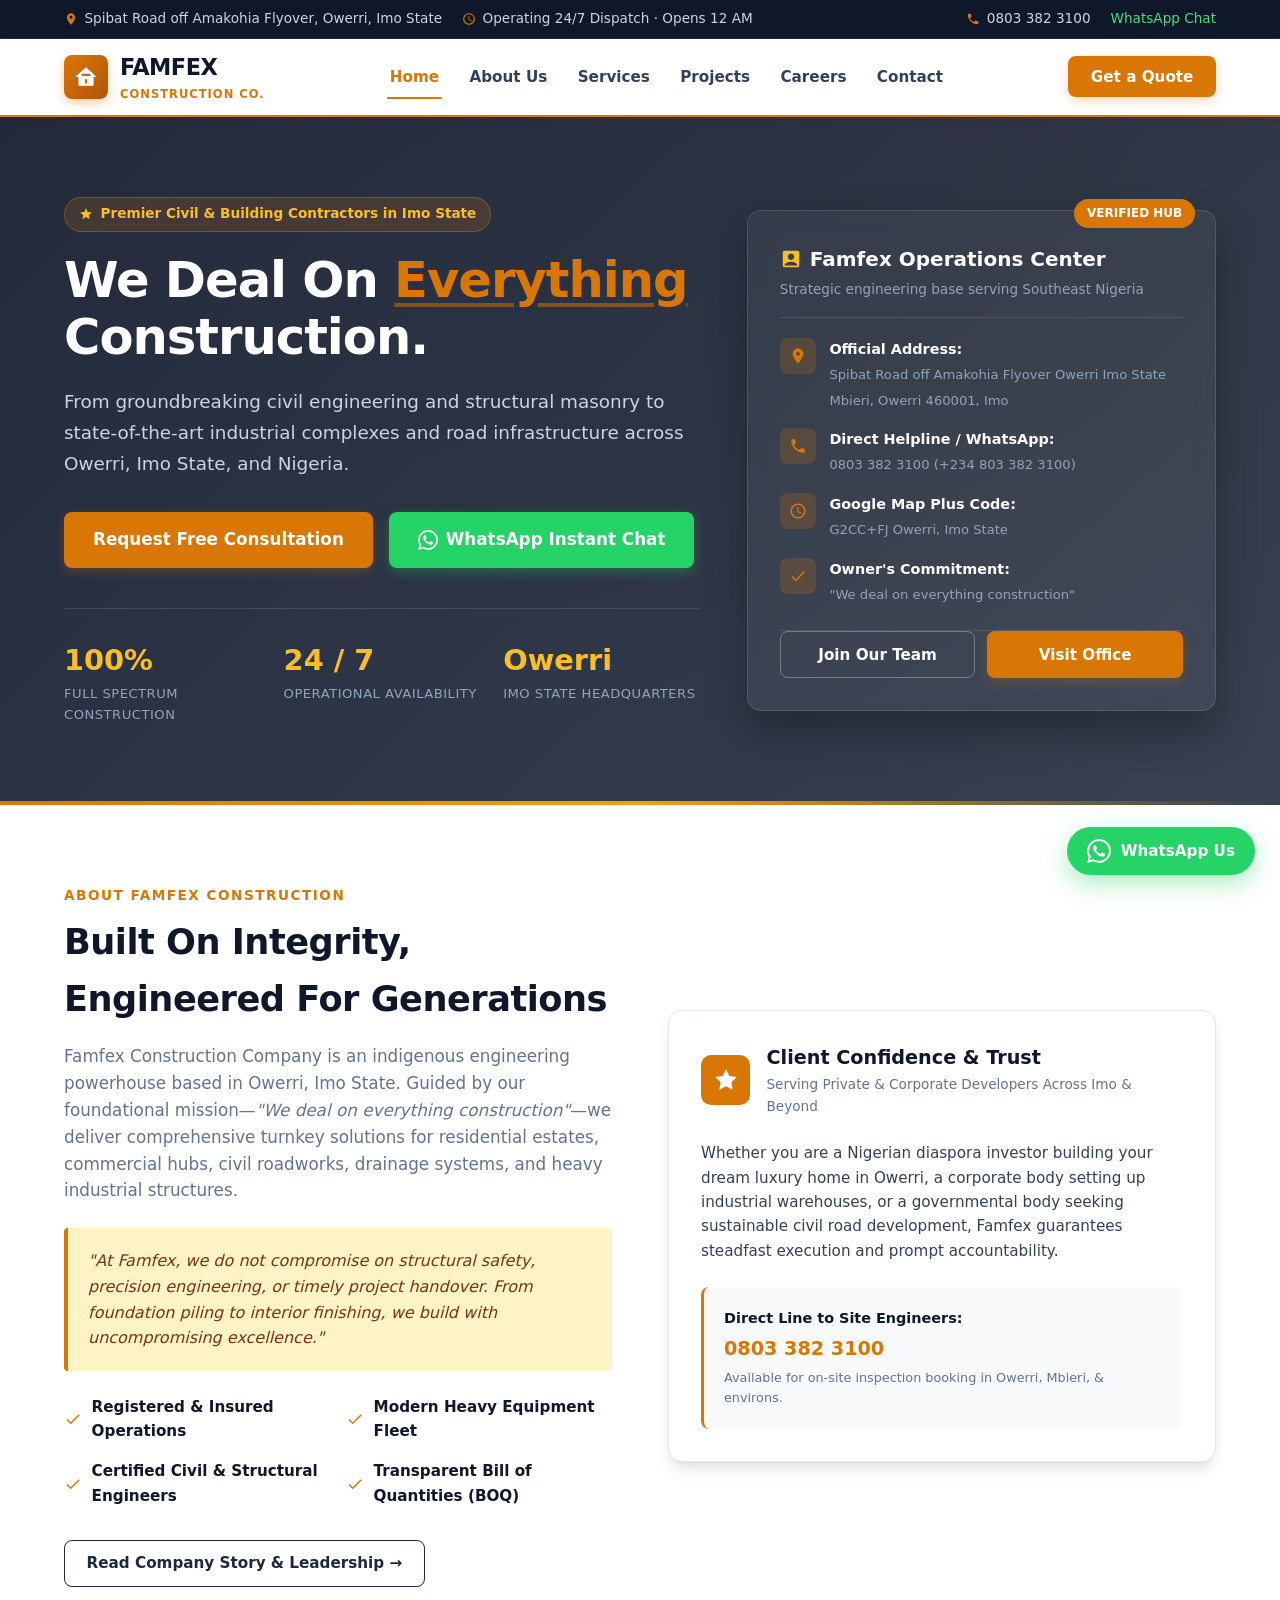
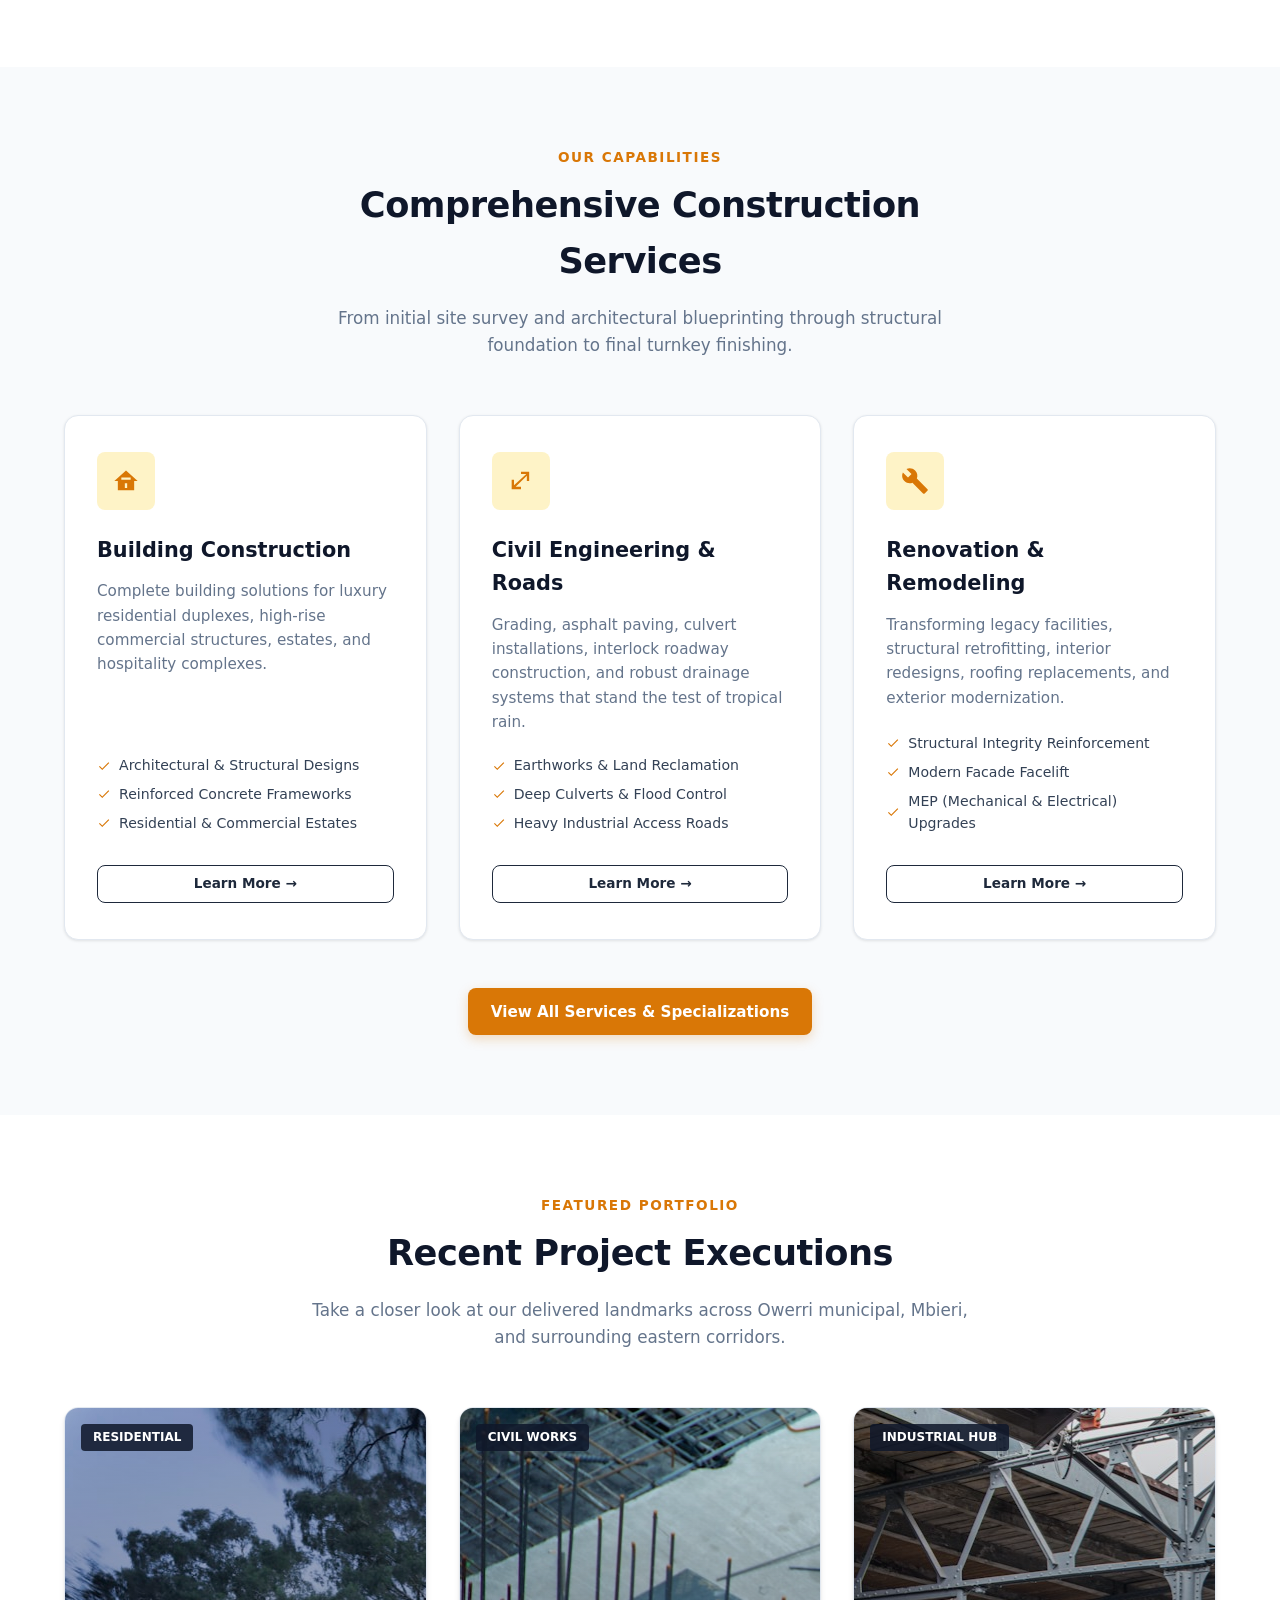
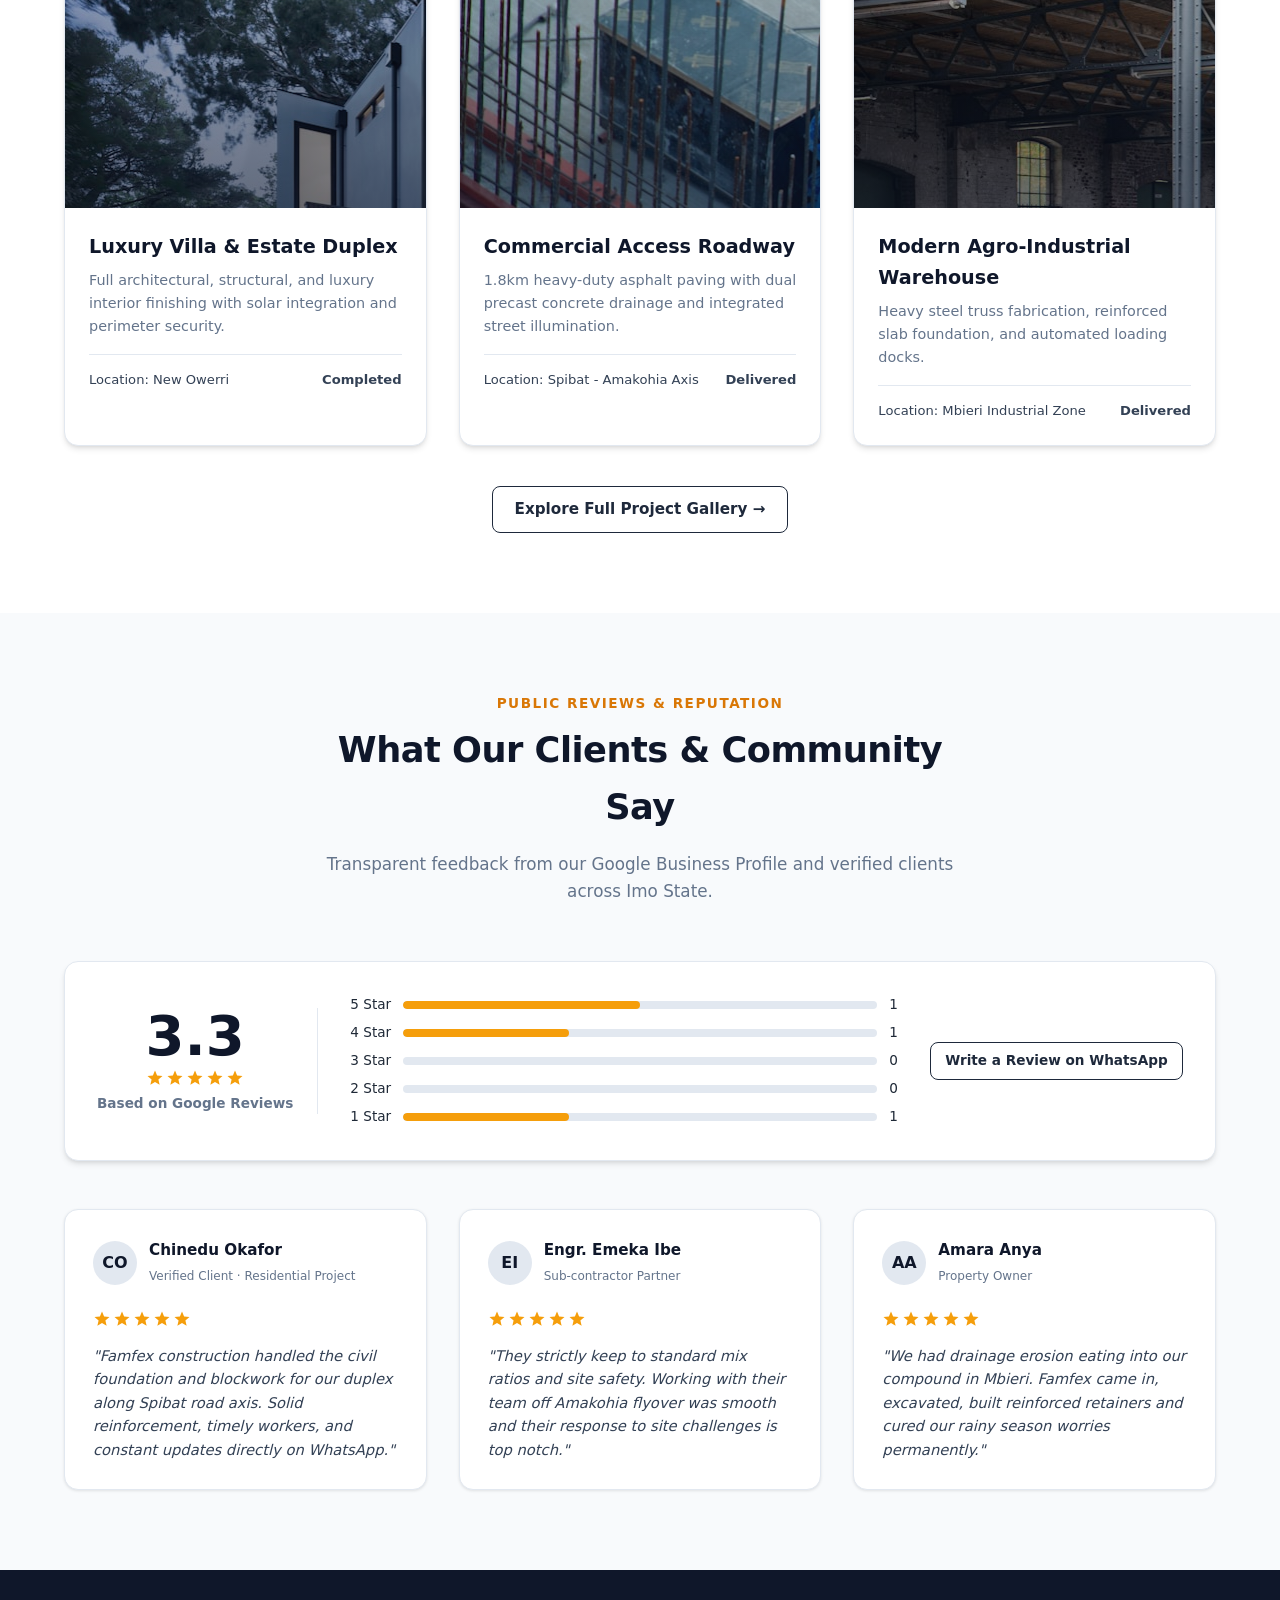
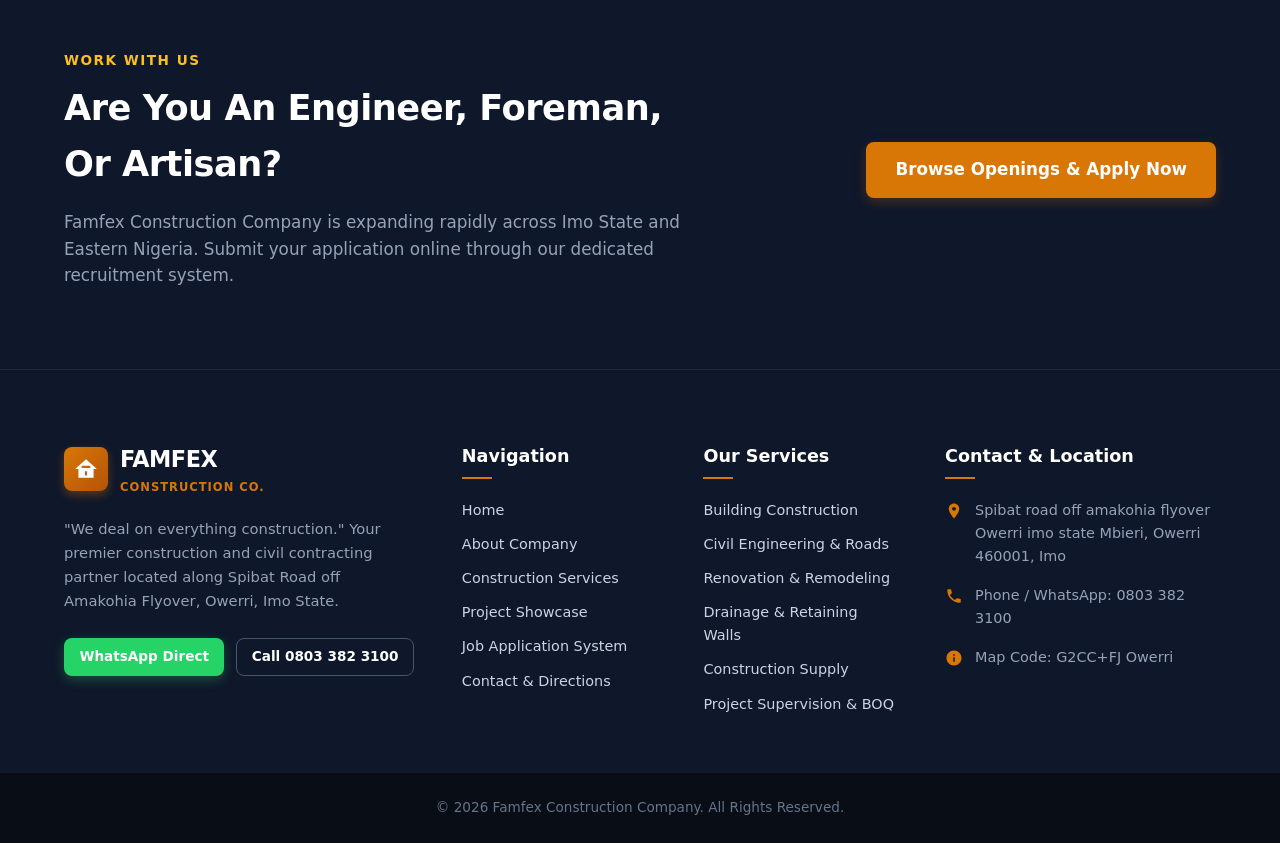
<file: index.html>
<!DOCTYPE html>
<html lang="en">
<head>
  <meta charset="UTF-8">
  <meta name="viewport" content="width=device-width, initial-scale=1.0">
  <title>Famfex Construction Company | Building Nigeria's Future</title>
  <meta name="description" content="Famfex Construction Company - We deal on everything construction. Spibat Road off Amakohia Flyover Owerri, Imo State. Contact: 0803 382 3100.">
  <link rel="stylesheet" href="css/style.css">
</head>
<body>

  <!-- Top Announcement Bar -->
  <div class="top-bar">
    <div class="container top-bar-content">
      <div class="top-bar-left">
        <div class="top-bar-item">
          <svg viewBox="0 0 24 24"><path d="M12 2C8.13 2 5 5.13 5 9c0 5.25 7 13 7 13s7-7.75 7-13c0-3.87-3.13-7-7-7zm0 9.5c-1.38 0-2.5-1.12-2.5-2.5s1.12-2.5 2.5-2.5 2.5 1.12 2.5 2.5-1.12 2.5-2.5 2.5z"/></svg>
          <span>Spibat Road off Amakohia Flyover, Owerri, Imo State</span>
        </div>
        <div class="top-bar-item">
          <svg viewBox="0 0 24 24"><path d="M11.99 2C6.47 2 2 6.48 2 12s4.47 10 9.99 10C17.52 22 22 17.52 22 12S17.52 2 11.99 2zM12 20c-4.42 0-8-3.58-8-8s3.58-8 8-8 8 3.58 8 8-3.58 8-8 8zm.5-13H11v6l5.25 3.15.75-1.23-4.5-2.67z"/></svg>
          <span>Operating 24/7 Dispatch · Opens 12 AM</span>
        </div>
      </div>
      <div class="top-bar-right">
        <a href="tel:08033823100" class="top-bar-item">
          <svg viewBox="0 0 24 24"><path d="M6.62 10.79c1.44 2.83 3.76 5.14 6.59 6.59l2.2-2.2c.27-.27.67-.36 1.02-.24 1.12.37 2.33.57 3.57.57.55 0 1 .45 1 1V20c0 .55-.45 1-1 1-9.39 0-17-7.61-17-17 0-.55.45-1 1-1h3.5c.55 0 1 .45 1 1 0 1.25.2 2.45.57 3.57.11.35.03.74-.25 1.02l-2.2 2.2z"/></svg>
          <span>0803 382 3100</span>
        </a>
        <a href="https://wa.me/2348033823100?text=Hello%20Famfex%20Construction,%20I%20would%20like%20to%20inquire%20about%20your%20services" target="_blank" class="top-bar-item" style="color: #4ade80;">
          <span>WhatsApp Chat</span>
        </a>
      </div>
    </div>
  </div>

  <!-- Main Navigation Header -->
  <header class="navbar">
    <div class="container nav-container">
      <a href="index.html" class="brand-logo">
        <div class="logo-icon">
          <svg viewBox="0 0 24 24"><path d="M12 3L2 12h3v8h14v-8h3L12 3zm1 15h-2v-4h2v4zm3-7H8V9h8v2z"/></svg>
        </div>
        <div class="brand-text">
          <span class="brand-name">Famfex</span>
          <span class="brand-tagline">Construction Co.</span>
        </div>
      </a>

      <nav class="nav-menu" id="navMenu">
        <a href="index.html" class="nav-link active">Home</a>
        <a href="about.html" class="nav-link">About Us</a>
        <a href="services.html" class="nav-link">Services</a>
        <a href="projects.html" class="nav-link">Projects</a>
        <a href="careers.html" class="nav-link">Careers</a>
        <a href="contact.html" class="nav-link">Contact</a>
      </nav>

      <div class="nav-cta">
        <button class="btn btn-primary open-quote-modal">Get a Quote</button>
      </div>

      <button class="menu-toggle" id="menuToggle" aria-label="Toggle navigation">
        <svg width="28" height="28" viewBox="0 0 24 24" fill="none" stroke="currentColor" stroke-width="2.2" stroke-linecap="round" stroke-linejoin="round"><line x1="3" y1="12" x2="21" y2="12"></line><line x1="3" y1="6" x2="21" y2="6"></line><line x1="3" y1="18" x2="21" y2="18"></line></svg>
      </button>
    </div>
  </header>

  <!-- Hero Section -->
  <section class="hero">
    <div class="container hero-grid">
      <div class="hero-content">
        <div class="hero-badge">
          <svg viewBox="0 0 24 24"><path d="M12 17.27L18.18 21l-1.64-7.03L22 9.24l-7.19-.61L12 2 9.19 8.63 2 9.24l5.46 4.73L5.82 21z"/></svg>
          Premier Civil & Building Contractors in Imo State
        </div>
        <h1 class="hero-title">We Deal On <span>Everything</span> Construction.</h1>
        <p class="hero-subtitle">
          From groundbreaking civil engineering and structural masonry to state-of-the-art industrial complexes and road infrastructure across Owerri, Imo State, and Nigeria.
        </p>
        <div class="hero-actions">
          <a href="contact.html" class="btn btn-primary btn-lg">Request Free Consultation</a>
          <a href="https://wa.me/2348033823100?text=Hello%20Famfex%20Construction%20team,%20I%20need%20a%20quotation%20for%20my%20building%20project." target="_blank" class="btn btn-whatsapp btn-lg">
            <svg width="20" height="20" viewBox="0 0 24 24" fill="currentColor"><path d="M.057 24l1.687-6.163c-1.041-1.804-1.588-3.849-1.587-5.946.003-6.556 5.338-11.891 11.893-11.891 3.181.001 6.167 1.24 8.413 3.488 2.245 2.248 3.481 5.236 3.48 8.414-.003 6.557-5.338 11.892-11.893 11.892-1.99-.001-3.951-.5-5.688-1.448l-6.305 1.654zm6.597-3.807c1.676.995 3.276 1.591 5.392 1.592 5.448 0 9.886-4.434 9.889-9.885.002-5.462-4.415-9.89-9.881-9.892-5.452 0-9.887 4.434-9.889 9.884-.001 2.225.651 3.891 1.746 5.634l-.999 3.648 3.742-.981zm11.387-5.464c-.074-.124-.272-.198-.57-.347-.297-.149-1.758-.868-2.031-.967-.272-.099-.47-.149-.669.149-.198.297-.768.967-.941 1.165-.173.198-.347.223-.644.074-.297-.149-1.255-.462-2.39-1.475-.883-.788-1.48-1.761-1.653-2.059-.173-.297-.018-.458.13-.606.134-.133.297-.347.446-.521.151-.172.2-.296.3-.495.099-.198.05-.372-.025-.521-.075-.148-.669-1.611-.916-2.206-.242-.579-.487-.501-.669-.51l-.57-.01c-.198 0-.52.074-.792.372s-1.04 1.016-1.04 2.479 1.065 2.876 1.213 3.074c.149.198 2.095 3.2 5.076 4.487.709.306 1.263.489 1.694.626.712.226 1.36.194 1.872.118.571-.085 1.758-.719 2.006-1.413.248-.695.248-1.29.173-1.414z"/></svg>
            WhatsApp Instant Chat
          </a>
        </div>
        <div class="hero-stats">
          <div>
            <div class="hero-stat-number">100%</div>
            <div class="hero-stat-label">Full Spectrum Construction</div>
          </div>
          <div>
            <div class="hero-stat-number">24 / 7</div>
            <div class="hero-stat-label">Operational Availability</div>
          </div>
          <div>
            <div class="hero-stat-number">Owerri</div>
            <div class="hero-stat-label">Imo State Headquarters</div>
          </div>
        </div>
      </div>

      <!-- Hero Location & Credential Card -->
      <div class="hero-card">
        <div class="hero-card-badge">Verified Hub</div>
        <div class="hero-card-header">
          <h3 class="hero-card-title">
            <svg width="22" height="22" viewBox="0 0 24 24" fill="#fbbf24"><path d="M19 3H5c-1.1 0-2 .9-2 2v14c0 1.1.9 2 2 2h14c1.1 0 2-.9 2-2V5c0-1.1-.9-2-2-2zm-7 3c1.93 0 3.5 1.57 3.5 3.5S13.93 13 12 13s-3.5-1.57-3.5-3.5S10.07 6 12 6zm7 13H5v-.23c0-.62.28-1.2.76-1.58C7.47 15.82 9.64 15 12 15s4.53.82 6.24 2.19c.48.38.76.97.76 1.58V19z"/></svg>
            Famfex Operations Center
          </h3>
          <p style="color: #94a3b8; font-size: 0.85rem; margin-top: 4px;">Strategic engineering base serving Southeast Nigeria</p>
        </div>

        <div class="hero-info-list">
          <div class="hero-info-item">
            <div class="hero-info-icon">
              <svg viewBox="0 0 24 24"><path d="M12 2C8.13 2 5 5.13 5 9c0 5.25 7 13 7 13s7-7.75 7-13c0-3.87-3.13-7-7-7zm0 9.5c-1.38 0-2.5-1.12-2.5-2.5s1.12-2.5 2.5-2.5 2.5 1.12 2.5 2.5-1.12 2.5-2.5 2.5z"/></svg>
            </div>
            <div class="hero-info-text">
              <strong>Official Address:</strong>
              <span>Spibat Road off Amakohia Flyover Owerri Imo State Mbieri, Owerri 460001, Imo</span>
            </div>
          </div>

          <div class="hero-info-item">
            <div class="hero-info-icon">
              <svg viewBox="0 0 24 24"><path d="M6.62 10.79c1.44 2.83 3.76 5.14 6.59 6.59l2.2-2.2c.27-.27.67-.36 1.02-.24 1.12.37 2.33.57 3.57.57.55 0 1 .45 1 1V20c0 .55-.45 1-1 1-9.39 0-17-7.61-17-17 0-.55.45-1 1-1h3.5c.55 0 1 .45 1 1 0 1.25.2 2.45.57 3.57.11.35.03.74-.25 1.02l-2.2 2.2z"/></svg>
            </div>
            <div class="hero-info-text">
              <strong>Direct Helpline / WhatsApp:</strong>
              <span>0803 382 3100 (+234 803 382 3100)</span>
            </div>
          </div>

          <div class="hero-info-item">
            <div class="hero-info-icon">
              <svg viewBox="0 0 24 24"><path d="M11.99 2C6.47 2 2 6.48 2 12s4.47 10 9.99 10C17.52 22 22 17.52 22 12S17.52 2 11.99 2zM12 20c-4.42 0-8-3.58-8-8s3.58-8 8-8 8 3.58 8 8-3.58 8-8 8zm.5-13H11v6l5.25 3.15.75-1.23-4.5-2.67z"/></svg>
            </div>
            <div class="hero-info-text">
              <strong>Google Map Plus Code:</strong>
              <span>G2CC+FJ Owerri, Imo State</span>
            </div>
          </div>

          <div class="hero-info-item">
            <div class="hero-info-icon">
              <svg viewBox="0 0 24 24"><path d="M9 16.2L4.8 12l-1.4 1.4L9 19 21 7l-1.4-1.4L9 16.2z"/></svg>
            </div>
            <div class="hero-info-text">
              <strong>Owner's Commitment:</strong>
              <span>"We deal on everything construction"</span>
            </div>
          </div>
        </div>

        <div style="margin-top: 1.5rem; pt: 1rem; border-top: 1px solid rgba(255,255,255,0.1); display: flex; gap: 0.75rem;">
          <a href="careers.html" class="btn btn-outline" style="border-color: rgba(255,255,255,0.3); color: #fff; width: 100%;">Join Our Team</a>
          <a href="contact.html" class="btn btn-primary" style="width: 100%;">Visit Office</a>
        </div>
      </div>
    </div>
  </section>

  <!-- About Preview Section -->
  <section class="section section-bg">
    <div class="container about-split">
      <div>
        <span class="section-tag">About Famfex Construction</span>
        <h2 class="section-title">Built On Integrity, Engineered For Generations</h2>
        <p class="section-desc">
          Famfex Construction Company is an indigenous engineering powerhouse based in Owerri, Imo State. Guided by our foundational mission—<em>"We deal on everything construction"</em>—we deliver comprehensive turnkey solutions for residential estates, commercial hubs, civil roadworks, drainage systems, and heavy industrial structures.
        </p>

        <div class="quote-box">
          "At Famfex, we do not compromise on structural safety, precision engineering, or timely project handover. From foundation piling to interior finishing, we build with uncompromising excellence."
        </div>

        <div class="feature-check-list">
          <div class="feature-item">
            <svg viewBox="0 0 24 24"><path d="M9 16.2L4.8 12l-1.4 1.4L9 19 21 7l-1.4-1.4L9 16.2z"/></svg>
            Registered & Insured Operations
          </div>
          <div class="feature-item">
            <svg viewBox="0 0 24 24"><path d="M9 16.2L4.8 12l-1.4 1.4L9 19 21 7l-1.4-1.4L9 16.2z"/></svg>
            Modern Heavy Equipment Fleet
          </div>
          <div class="feature-item">
            <svg viewBox="0 0 24 24"><path d="M9 16.2L4.8 12l-1.4 1.4L9 19 21 7l-1.4-1.4L9 16.2z"/></svg>
            Certified Civil & Structural Engineers
          </div>
          <div class="feature-item">
            <svg viewBox="0 0 24 24"><path d="M9 16.2L4.8 12l-1.4 1.4L9 19 21 7l-1.4-1.4L9 16.2z"/></svg>
            Transparent Bill of Quantities (BOQ)
          </div>
        </div>

        <div style="margin-top: 2rem;">
          <a href="about.html" class="btn btn-outline">Read Company Story & Leadership →</a>
        </div>
      </div>

      <div class="about-badge-box">
        <div style="display: flex; align-items: center; gap: 1rem; margin-bottom: 1.5rem;">
          <div style="background: var(--primary); color: white; width: 50px; height: 50px; border-radius: 10px; display: flex; align-items: center; justify-content: center;">
            <svg width="26" height="26" viewBox="0 0 24 24" fill="currentColor"><path d="M12 2l3.09 6.26L22 9.27l-5 4.87 1.18 6.88L12 17.77l-6.18 3.25L7 14.14 2 9.27l6.91-1.01L12 2z"/></svg>
          </div>
          <div>
            <h3 style="font-size: 1.2rem; color: var(--secondary-dark);">Client Confidence & Trust</h3>
            <p style="font-size: 0.85rem; color: var(--text-muted);">Serving Private & Corporate Developers Across Imo & Beyond</p>
          </div>
        </div>

        <p style="font-size: 0.95rem; color: var(--secondary-light); line-height: 1.6; margin-bottom: 1.5rem;">
          Whether you are a Nigerian diaspora investor building your dream luxury home in Owerri, a corporate body setting up industrial warehouses, or a governmental body seeking sustainable civil road development, Famfex guarantees steadfast execution and prompt accountability.
        </p>

        <div style="background: var(--bg-light); padding: 1.25rem; border-radius: var(--radius); border-left: 3px solid var(--primary);">
          <strong style="display: block; font-size: 0.9rem; color: var(--secondary-dark); margin-bottom: 0.25rem;">Direct Line to Site Engineers:</strong>
          <a href="tel:08033823100" style="font-size: 1.2rem; font-weight: 800; color: var(--primary);">0803 382 3100</a>
          <span style="display: block; font-size: 0.8rem; color: var(--text-muted); margin-top: 0.2rem;">Available for on-site inspection booking in Owerri, Mbieri, & environs.</span>
        </div>
      </div>
    </div>
  </section>

  <!-- Core Services Section -->
  <section class="section">
    <div class="container">
      <div class="section-header">
        <span class="section-tag">Our Capabilities</span>
        <h2 class="section-title">Comprehensive Construction Services</h2>
        <p class="section-desc">From initial site survey and architectural blueprinting through structural foundation to final turnkey finishing.</p>
      </div>

      <div class="grid-3">
        <!-- Service 1 -->
        <div class="service-card">
          <div class="service-icon">
            <svg viewBox="0 0 24 24"><path d="M12 3L2 12h3v8h14v-8h3L12 3zm1 15h-2v-4h2v4zm3-7H8V9h8v2z"/></svg>
          </div>
          <h3 class="service-title">Building Construction</h3>
          <p class="service-text">Complete building solutions for luxury residential duplexes, high-rise commercial structures, estates, and hospitality complexes.</p>
          <ul class="service-list">
            <li><svg viewBox="0 0 24 24"><path d="M9 16.2L4.8 12l-1.4 1.4L9 19 21 7l-1.4-1.4L9 16.2z"/></svg> Architectural & Structural Designs</li>
            <li><svg viewBox="0 0 24 24"><path d="M9 16.2L4.8 12l-1.4 1.4L9 19 21 7l-1.4-1.4L9 16.2z"/></svg> Reinforced Concrete Frameworks</li>
            <li><svg viewBox="0 0 24 24"><path d="M9 16.2L4.8 12l-1.4 1.4L9 19 21 7l-1.4-1.4L9 16.2z"/></svg> Residential & Commercial Estates</li>
          </ul>
          <a href="services.html#building" class="btn btn-outline btn-sm" style="margin-top:auto;">Learn More →</a>
        </div>

        <!-- Service 2 -->
        <div class="service-card">
          <div class="service-icon">
            <svg viewBox="0 0 24 24"><path d="M19 12h-2V7.41L7.41 17H12v2H4V11h2v4.59L16.59 6H12V4h7v8z"/></svg>
          </div>
          <h3 class="service-title">Civil Engineering & Roads</h3>
          <p class="service-text">Grading, asphalt paving, culvert installations, interlock roadway construction, and robust drainage systems that stand the test of tropical rain.</p>
          <ul class="service-list">
            <li><svg viewBox="0 0 24 24"><path d="M9 16.2L4.8 12l-1.4 1.4L9 19 21 7l-1.4-1.4L9 16.2z"/></svg> Earthworks & Land Reclamation</li>
            <li><svg viewBox="0 0 24 24"><path d="M9 16.2L4.8 12l-1.4 1.4L9 19 21 7l-1.4-1.4L9 16.2z"/></svg> Deep Culverts & Flood Control</li>
            <li><svg viewBox="0 0 24 24"><path d="M9 16.2L4.8 12l-1.4 1.4L9 19 21 7l-1.4-1.4L9 16.2z"/></svg> Heavy Industrial Access Roads</li>
          </ul>
          <a href="services.html#civil" class="btn btn-outline btn-sm" style="margin-top:auto;">Learn More →</a>
        </div>

        <!-- Service 3 -->
        <div class="service-card">
          <div class="service-icon">
            <svg viewBox="0 0 24 24"><path d="M22.7 19l-9.1-9.1c.9-2.3.4-5-1.5-6.9-2-2-5-2.4-7.4-1.3L9 6 6 9 1.6 4.7C.4 7.1.9 10.1 2.9 12.1c1.9 1.9 4.6 2.4 6.9 1.5l9.1 9.1c.4.4 1 .4 1.4 0l2.3-2.3c.5-.4.5-1.1.1-1.4z"/></svg>
          </div>
          <h3 class="service-title">Renovation & Remodeling</h3>
          <p class="service-text">Transforming legacy facilities, structural retrofitting, interior redesigns, roofing replacements, and exterior modernization.</p>
          <ul class="service-list">
            <li><svg viewBox="0 0 24 24"><path d="M9 16.2L4.8 12l-1.4 1.4L9 19 21 7l-1.4-1.4L9 16.2z"/></svg> Structural Integrity Reinforcement</li>
            <li><svg viewBox="0 0 24 24"><path d="M9 16.2L4.8 12l-1.4 1.4L9 19 21 7l-1.4-1.4L9 16.2z"/></svg> Modern Facade Facelift</li>
            <li><svg viewBox="0 0 24 24"><path d="M9 16.2L4.8 12l-1.4 1.4L9 19 21 7l-1.4-1.4L9 16.2z"/></svg> MEP (Mechanical & Electrical) Upgrades</li>
          </ul>
          <a href="services.html#renovation" class="btn btn-outline btn-sm" style="margin-top:auto;">Learn More →</a>
        </div>
      </div>

      <div style="text-align: center; margin-top: 3rem;">
        <a href="services.html" class="btn btn-primary">View All Services & Specializations</a>
      </div>
    </div>
  </section>

  <!-- Project Showcase Preview -->
  <section class="section section-bg">
    <div class="container">
      <div class="section-header">
        <span class="section-tag">Featured Portfolio</span>
        <h2 class="section-title">Recent Project Executions</h2>
        <p class="section-desc">Take a closer look at our delivered landmarks across Owerri municipal, Mbieri, and surrounding eastern corridors.</p>
      </div>

      <div class="grid-3">
        <!-- Project 1 -->
        <div class="portfolio-card">
          <div class="portfolio-img" style="background: linear-gradient(rgba(15,23,42,0.4), rgba(15,23,42,0.8)), url('data:image/svg+xml;utf8,<svg xmlns=\'http://www.w3.org/2000/svg\' width=\'400\' height=\'250\' viewBox=\'0 0 400 250\'><rect fill=\'%23334155\' width=\'400\' height=\'250\'/><rect x=\'60\' y=\'50\' width=\'280\' height=\'170\' fill=\'%23cbd5e1\'/><rect x=\'90\' y=\'80\' width=\'40\' height=\'40\' fill=\'%230284c7\'/><rect x=\'150\' y=\'80\' width=\'40\' height=\'40\' fill=\'%230284c7\'/><rect x=\'210\' y=\'80\' width=\'40\' height=\'40\' fill=\'%230284c7\'/><rect x=\'270\' y=\'80\' width=\'40\' height=\'40\' fill=\'%230284c7\'/><rect x=\'90\' y=\'140\' width=\'40\' height=\'40\' fill=\'%230284c7\'/><rect x=\'150\' y=\'140\' width=\'40\' height=\'40\' fill=\'%230284c7\'/><rect x=\'210\' y=\'140\' width=\'40\' height=\'40\' fill=\'%230284c7\'/><rect x=\'270\' y=\'140\' width=\'40\' height=\'70\' fill=\'%23d97706\'/></svg>');">
            <span class="portfolio-tag">Residential</span>
          </div>
          <div class="portfolio-body">
            <h4>Luxury Villa & Estate Duplex</h4>
            <p>Full architectural, structural, and luxury interior finishing with solar integration and perimeter security.</p>
            <div class="portfolio-meta">
              <span>Location: New Owerri</span>
              <strong>Completed</strong>
            </div>
          </div>
        </div>

        <!-- Project 2 -->
        <div class="portfolio-card">
          <div class="portfolio-img" style="background: linear-gradient(rgba(15,23,42,0.4), rgba(15,23,42,0.8)), url('data:image/svg+xml;utf8,<svg xmlns=\'http://www.w3.org/2000/svg\' width=\'400\' height=\'250\' viewBox=\'0 0 400 250\'><rect fill=\'%231e293b\' width=\'400\' height=\'250\'/><polygon points=\'50,250 150,80 250,80 350,250\' fill=\'%23475569\'/><rect x=\'190\' y=\'80\' width=\'20\' height=\'170\' stroke=\'%23fbbf24\' stroke-width=\'4\' stroke-dasharray=\'15,10\'/></svg>');">
            <span class="portfolio-tag">Civil Works</span>
          </div>
          <div class="portfolio-body">
            <h4>Commercial Access Roadway</h4>
            <p>1.8km heavy-duty asphalt paving with dual precast concrete drainage and integrated street illumination.</p>
            <div class="portfolio-meta">
              <span>Location: Spibat - Amakohia Axis</span>
              <strong>Delivered</strong>
            </div>
          </div>
        </div>

        <!-- Project 3 -->
        <div class="portfolio-card">
          <div class="portfolio-img" style="background: linear-gradient(rgba(15,23,42,0.4), rgba(15,23,42,0.8)), url('data:image/svg+xml;utf8,<svg xmlns=\'http://www.w3.org/2000/svg\' width=\'400\' height=\'250\' viewBox=\'0 0 400 250\'><rect fill=\'%230f172a\' width=\'400\' height=\'250\'/><rect x=\'50\' y=\'90\' width=\'300\' height=\'130\' fill=\'%2364748b\'/><polygon points=\'40,90 200,30 360,90\' fill=\'%23d97706\'/><rect x=\'120\' y=\'130\' width=\'70\' height=\'90\' fill=\'%231e293b\'/><rect x=\'220\' y=\'130\' width=\'70\' height=\'90\' fill=\'%231e293b\'/></svg>');">
            <span class="portfolio-tag">Industrial Hub</span>
          </div>
          <div class="portfolio-body">
            <h4>Modern Agro-Industrial Warehouse</h4>
            <p>Heavy steel truss fabrication, reinforced slab foundation, and automated loading docks.</p>
            <div class="portfolio-meta">
              <span>Location: Mbieri Industrial Zone</span>
              <strong>Delivered</strong>
            </div>
          </div>
        </div>
      </div>

      <div style="text-align: center; margin-top: 2.5rem;">
        <a href="projects.html" class="btn btn-outline">Explore Full Project Gallery →</a>
      </div>
    </div>
  </section>

  <!-- Google Reviews & Community Trust -->
  <section class="section">
    <div class="container">
      <div class="section-header">
        <span class="section-tag">Public Reviews & Reputation</span>
        <h2 class="section-title">What Our Clients & Community Say</h2>
        <p class="section-desc">Transparent feedback from our Google Business Profile and verified clients across Imo State.</p>
      </div>

      <div class="google-rating-box">
        <div class="rating-score-huge">
          <span class="score-num">3.3</span>
          <div class="stars">
            <svg viewBox="0 0 24 24"><path d="M12 17.27L18.18 21l-1.64-7.03L22 9.24l-7.19-.61L12 2 9.19 8.63 2 9.24l5.46 4.73L5.82 21z"/></svg>
            <svg viewBox="0 0 24 24"><path d="M12 17.27L18.18 21l-1.64-7.03L22 9.24l-7.19-.61L12 2 9.19 8.63 2 9.24l5.46 4.73L5.82 21z"/></svg>
            <svg viewBox="0 0 24 24"><path d="M12 17.27L18.18 21l-1.64-7.03L22 9.24l-7.19-.61L12 2 9.19 8.63 2 9.24l5.46 4.73L5.82 21z"/></svg>
            <svg viewBox="0 0 24 24" fill="#cbd5e1"><path d="M12 17.27L18.18 21l-1.64-7.03L22 9.24l-7.19-.61L12 2 9.19 8.63 2 9.24l5.46 4.73L5.82 21z"/></svg>
            <svg viewBox="0 0 24 24" fill="#cbd5e1"><path d="M12 17.27L18.18 21l-1.64-7.03L22 9.24l-7.19-.61L12 2 9.19 8.63 2 9.24l5.46 4.73L5.82 21z"/></svg>
          </div>
          <span style="font-size: 0.85rem; color: var(--text-muted); font-weight: 600;">Based on Google Reviews</span>
        </div>

        <div class="review-breakdown">
          <div class="breakdown-row">
            <span>5 Star</span>
            <div class="breakdown-bar"><div class="breakdown-fill" style="width: 50%;"></div></div>
            <span>1</span>
          </div>
          <div class="breakdown-row">
            <span>4 Star</span>
            <div class="breakdown-bar"><div class="breakdown-fill" style="width: 35%;"></div></div>
            <span>1</span>
          </div>
          <div class="breakdown-row">
            <span>3 Star</span>
            <div class="breakdown-bar"><div class="breakdown-fill" style="width: 0%;"></div></div>
            <span>0</span>
          </div>
          <div class="breakdown-row">
            <span>2 Star</span>
            <div class="breakdown-bar"><div class="breakdown-fill" style="width: 0%;"></div></div>
            <span>0</span>
          </div>
          <div class="breakdown-row">
            <span>1 Star</span>
            <div class="breakdown-bar"><div class="breakdown-fill" style="width: 35%;"></div></div>
            <span>1</span>
          </div>
        </div>

        <div>
          <a href="https://wa.me/2348033823100?text=Hello%20Famfex,%20I%20would%20like%20to%20drop%20a%20review%20or%20client%20feedback." target="_blank" class="btn btn-outline btn-sm">
            Write a Review on WhatsApp
          </a>
        </div>
      </div>

      <div class="grid-3">
        <!-- Review Card 1 -->
        <div class="review-card">
          <div class="reviewer-meta">
            <div class="reviewer-avatar">CO</div>
            <div class="reviewer-info">
              <h5>Chinedu Okafor</h5>
              <span>Verified Client · Residential Project</span>
            </div>
          </div>
          <div class="stars" style="margin-bottom: 0.5rem;">
            <svg viewBox="0 0 24 24"><path d="M12 17.27L18.18 21l-1.64-7.03L22 9.24l-7.19-.61L12 2 9.19 8.63 2 9.24l5.46 4.73L5.82 21z"/></svg>
            <svg viewBox="0 0 24 24"><path d="M12 17.27L18.18 21l-1.64-7.03L22 9.24l-7.19-.61L12 2 9.19 8.63 2 9.24l5.46 4.73L5.82 21z"/></svg>
            <svg viewBox="0 0 24 24"><path d="M12 17.27L18.18 21l-1.64-7.03L22 9.24l-7.19-.61L12 2 9.19 8.63 2 9.24l5.46 4.73L5.82 21z"/></svg>
            <svg viewBox="0 0 24 24"><path d="M12 17.27L18.18 21l-1.64-7.03L22 9.24l-7.19-.61L12 2 9.19 8.63 2 9.24l5.46 4.73L5.82 21z"/></svg>
            <svg viewBox="0 0 24 24"><path d="M12 17.27L18.18 21l-1.64-7.03L22 9.24l-7.19-.61L12 2 9.19 8.63 2 9.24l5.46 4.73L5.82 21z"/></svg>
          </div>
          <p class="review-text">
            "Famfex construction handled the civil foundation and blockwork for our duplex along Spibat road axis. Solid reinforcement, timely workers, and constant updates directly on WhatsApp."
          </p>
        </div>

        <!-- Review Card 2 -->
        <div class="review-card">
          <div class="reviewer-meta">
            <div class="reviewer-avatar">EI</div>
            <div class="reviewer-info">
              <h5>Engr. Emeka Ibe</h5>
              <span>Sub-contractor Partner</span>
            </div>
          </div>
          <div class="stars" style="margin-bottom: 0.5rem;">
            <svg viewBox="0 0 24 24"><path d="M12 17.27L18.18 21l-1.64-7.03L22 9.24l-7.19-.61L12 2 9.19 8.63 2 9.24l5.46 4.73L5.82 21z"/></svg>
            <svg viewBox="0 0 24 24"><path d="M12 17.27L18.18 21l-1.64-7.03L22 9.24l-7.19-.61L12 2 9.19 8.63 2 9.24l5.46 4.73L5.82 21z"/></svg>
            <svg viewBox="0 0 24 24"><path d="M12 17.27L18.18 21l-1.64-7.03L22 9.24l-7.19-.61L12 2 9.19 8.63 2 9.24l5.46 4.73L5.82 21z"/></svg>
            <svg viewBox="0 0 24 24"><path d="M12 17.27L18.18 21l-1.64-7.03L22 9.24l-7.19-.61L12 2 9.19 8.63 2 9.24l5.46 4.73L5.82 21z"/></svg>
            <svg viewBox="0 0 24 24" fill="#cbd5e1"><path d="M12 17.27L18.18 21l-1.64-7.03L22 9.24l-7.19-.61L12 2 9.19 8.63 2 9.24l5.46 4.73L5.82 21z"/></svg>
          </div>
          <p class="review-text">
            "They strictly keep to standard mix ratios and site safety. Working with their team off Amakohia flyover was smooth and their response to site challenges is top notch."
          </p>
        </div>

        <!-- Review Card 3 -->
        <div class="review-card">
          <div class="reviewer-meta">
            <div class="reviewer-avatar">AA</div>
            <div class="reviewer-info">
              <h5>Amara Anya</h5>
              <span>Property Owner</span>
            </div>
          </div>
          <div class="stars" style="margin-bottom: 0.5rem;">
            <svg viewBox="0 0 24 24"><path d="M12 17.27L18.18 21l-1.64-7.03L22 9.24l-7.19-.61L12 2 9.19 8.63 2 9.24l5.46 4.73L5.82 21z"/></svg>
            <svg viewBox="0 0 24 24"><path d="M12 17.27L18.18 21l-1.64-7.03L22 9.24l-7.19-.61L12 2 9.19 8.63 2 9.24l5.46 4.73L5.82 21z"/></svg>
            <svg viewBox="0 0 24 24"><path d="M12 17.27L18.18 21l-1.64-7.03L22 9.24l-7.19-.61L12 2 9.19 8.63 2 9.24l5.46 4.73L5.82 21z"/></svg>
            <svg viewBox="0 0 24 24"><path d="M12 17.27L18.18 21l-1.64-7.03L22 9.24l-7.19-.61L12 2 9.19 8.63 2 9.24l5.46 4.73L5.82 21z"/></svg>
            <svg viewBox="0 0 24 24" fill="#cbd5e1"><path d="M12 17.27L18.18 21l-1.64-7.03L22 9.24l-7.19-.61L12 2 9.19 8.63 2 9.24l5.46 4.73L5.82 21z"/></svg>
          </div>
          <p class="review-text">
            "We had drainage erosion eating into our compound in Mbieri. Famfex came in, excavated, built reinforced retainers and cured our rainy season worries permanently."
          </p>
        </div>
      </div>
    </div>
  </section>

  <!-- Career Portal Teaser -->
  <section class="section section-dark">
    <div class="container" style="display: flex; justify-content: space-between; align-items: center; flex-wrap: wrap; gap: 2rem;">
      <div style="max-width: 650px;">
        <span class="section-tag" style="color: #fbbf24;">Work With Us</span>
        <h2 class="section-title">Are You An Engineer, Foreman, Or Artisan?</h2>
        <p style="color: #94a3b8; font-size: 1.05rem;">
          Famfex Construction Company is expanding rapidly across Imo State and Eastern Nigeria. Submit your application online through our dedicated recruitment system.
        </p>
      </div>
      <div>
        <a href="careers.html" class="btn btn-primary btn-lg">Browse Openings & Apply Now</a>
      </div>
    </div>
  </section>

  <!-- Footer -->
  <footer class="footer">
    <div class="container footer-grid">
      <div>
        <div class="footer-logo">
          <div class="logo-icon">
            <svg viewBox="0 0 24 24"><path d="M12 3L2 12h3v8h14v-8h3L12 3zm1 15h-2v-4h2v4zm3-7H8V9h8v2z"/></svg>
          </div>
          <div class="brand-text">
            <span class="brand-name" style="color: #fff;">Famfex</span>
            <span class="brand-tagline">Construction Co.</span>
          </div>
        </div>
        <p class="footer-desc">
          "We deal on everything construction." Your premier construction and civil contracting partner located along Spibat Road off Amakohia Flyover, Owerri, Imo State.
        </p>
        <div style="display: flex; gap: 0.75rem;">
          <a href="https://wa.me/2348033823100" target="_blank" class="btn btn-whatsapp btn-sm">WhatsApp Direct</a>
          <a href="tel:08033823100" class="btn btn-outline btn-sm" style="border-color: #475569; color: #fff;">Call 0803 382 3100</a>
        </div>
      </div>

      <div>
        <h4 class="footer-title">Navigation</h4>
        <ul class="footer-links">
          <li><a href="index.html">Home</a></li>
          <li><a href="about.html">About Company</a></li>
          <li><a href="services.html">Construction Services</a></li>
          <li><a href="projects.html">Project Showcase</a></li>
          <li><a href="careers.html">Job Application System</a></li>
          <li><a href="contact.html">Contact & Directions</a></li>
        </ul>
      </div>

      <div>
        <h4 class="footer-title">Our Services</h4>
        <ul class="footer-links">
          <li><a href="services.html#building">Building Construction</a></li>
          <li><a href="services.html#civil">Civil Engineering & Roads</a></li>
          <li><a href="services.html#renovation">Renovation & Remodeling</a></li>
          <li><a href="services.html#drainage">Drainage & Retaining Walls</a></li>
          <li><a href="services.html#materials">Construction Supply</a></li>
          <li><a href="services.html#consulting">Project Supervision & BOQ</a></li>
        </ul>
      </div>

      <div>
        <h4 class="footer-title">Contact & Location</h4>
        <div class="footer-contact-item">
          <svg viewBox="0 0 24 24"><path d="M12 2C8.13 2 5 5.13 5 9c0 5.25 7 13 7 13s7-7.75 7-13c0-3.87-3.13-7-7-7zm0 9.5c-1.38 0-2.5-1.12-2.5-2.5s1.12-2.5 2.5-2.5 2.5 1.12 2.5 2.5-1.12 2.5-2.5 2.5z"/></svg>
          <span>Spibat road off amakohia flyover Owerri imo state Mbieri, Owerri 460001, Imo</span>
        </div>
        <div class="footer-contact-item">
          <svg viewBox="0 0 24 24"><path d="M6.62 10.79c1.44 2.83 3.76 5.14 6.59 6.59l2.2-2.2c.27-.27.67-.36 1.02-.24 1.12.37 2.33.57 3.57.57.55 0 1 .45 1 1V20c0 .55-.45 1-1 1-9.39 0-17-7.61-17-17 0-.55.45-1 1-1h3.5c.55 0 1 .45 1 1 0 1.25.2 2.45.57 3.57.11.35.03.74-.25 1.02l-2.2 2.2z"/></svg>
          <span>Phone / WhatsApp: 0803 382 3100</span>
        </div>
        <div class="footer-contact-item">
          <svg viewBox="0 0 24 24"><path d="M12 2C6.48 2 2 6.48 2 12s4.48 10 10 10 10-4.48 10-10S17.52 2 12 2zm1 15h-2v-6h2v6zm0-8h-2V7h2v2z"/></svg>
          <span>Map Code: G2CC+FJ Owerri</span>
        </div>
      </div>
    </div>

    <div class="footer-bottom">
      <div class="container footer-bottom-content">
        <p>&copy; 2026 Famfex Construction Company. All Rights Reserved.</p>
        
      </div>
    </div>
  </footer>

  <!-- Floating WhatsApp Action Button -->
  <a href="https://wa.me/2348033823100?text=Hello%20Famfex%20Construction,%20I%20am%20chatting%20from%20your%20website%20and%20would%20like%20to%20discuss%20a%20project." target="_blank" class="float-whatsapp" aria-label="Chat on WhatsApp with Famfex Construction">
    <svg viewBox="0 0 24 24"><path d="M.057 24l1.687-6.163c-1.041-1.804-1.588-3.849-1.587-5.946.003-6.556 5.338-11.891 11.893-11.891 3.181.001 6.167 1.24 8.413 3.488 2.245 2.248 3.481 5.236 3.48 8.414-.003 6.557-5.338 11.892-11.893 11.892-1.99-.001-3.951-.5-5.688-1.448l-6.305 1.654zm6.597-3.807c1.676.995 3.276 1.591 5.392 1.592 5.448 0 9.886-4.434 9.889-9.885.002-5.462-4.415-9.89-9.881-9.892-5.452 0-9.887 4.434-9.889 9.884-.001 2.225.651 3.891 1.746 5.634l-.999 3.648 3.742-.981zm11.387-5.464c-.074-.124-.272-.198-.57-.347-.297-.149-1.758-.868-2.031-.967-.272-.099-.47-.149-.669.149-.198.297-.768.967-.941 1.165-.173.198-.347.223-.644.074-.297-.149-1.255-.462-2.39-1.475-.883-.788-1.48-1.761-1.653-2.059-.173-.297-.018-.458.13-.606.134-.133.297-.347.446-.521.151-.172.2-.296.3-.495.099-.198.05-.372-.025-.521-.075-.148-.669-1.611-.916-2.206-.242-.579-.487-.501-.669-.51l-.57-.01c-.198 0-.52.074-.792.372s-1.04 1.016-1.04 2.479 1.065 2.876 1.213 3.074c.149.198 2.095 3.2 5.076 4.487.709.306 1.263.489 1.694.626.712.226 1.36.194 1.872.118.571-.085 1.758-.719 2.006-1.413.248-.695.248-1.29.173-1.414z"/></svg>
    <span>WhatsApp Us</span>
  </a>

  <!-- Quick Quote Modal -->
  <div class="modal-overlay" id="quoteModal">
    <div class="modal-content">
      <button class="modal-close" id="closeQuoteModal">&times;</button>
      <h3 style="font-size: 1.5rem; color: var(--secondary-dark); margin-bottom: 0.5rem;">Request Instant Project Quote</h3>
      <p style="color: var(--text-muted); font-size: 0.9rem; margin-bottom: 1.5rem;">
        Fill out your requirements below. Our lead estimator will review and connect with you on WhatsApp immediately.
      </p>

      <div id="quoteNotice" class="notice-success"></div>

      <form id="quickQuoteForm">
        <div class="form-row">
          <div class="form-group">
            <label class="form-label">Full Name *</label>
            <input type="text" id="qName" class="form-control" placeholder="e.g. Chief Collins" required>
          </div>
          <div class="form-group">
            <label class="form-label">Phone / WhatsApp Number *</label>
            <input type="tel" id="qPhone" class="form-control" placeholder="e.g. 0803 000 0000" required>
          </div>
        </div>

        <div class="form-group">
          <label class="form-label">Service Required</label>
          <select id="qService" class="form-control">
            <option value="Residential Building Construction">Residential Building Construction</option>
            <option value="Commercial Complex Construction">Commercial Complex Construction</option>
            <option value="Civil Engineering & Road Paving">Civil Engineering & Road Paving</option>
            <option value="Renovation & Modernization">Building Renovation & Modernization</option>
            <option value="Drainage & Retaining Wall Works">Drainage & Retaining Wall Works</option>
            <option value="General Construction Consultation">General Construction Consultation</option>
          </select>
        </div>

        <div class="form-group">
          <label class="form-label">Project Details / Location in Imo State</label>
          <textarea id="qDetails" class="form-control" rows="3" placeholder="Briefly describe the site location, size of land, or specific building requirements..."></textarea>
        </div>

        <button type="submit" class="btn btn-primary btn-lg" style="width: 100%;">
          Submit & Connect on WhatsApp
        </button>
      </form>
    </div>
  </div>

  <script src="js/main.js"></script>
</body>
</html>
</file>
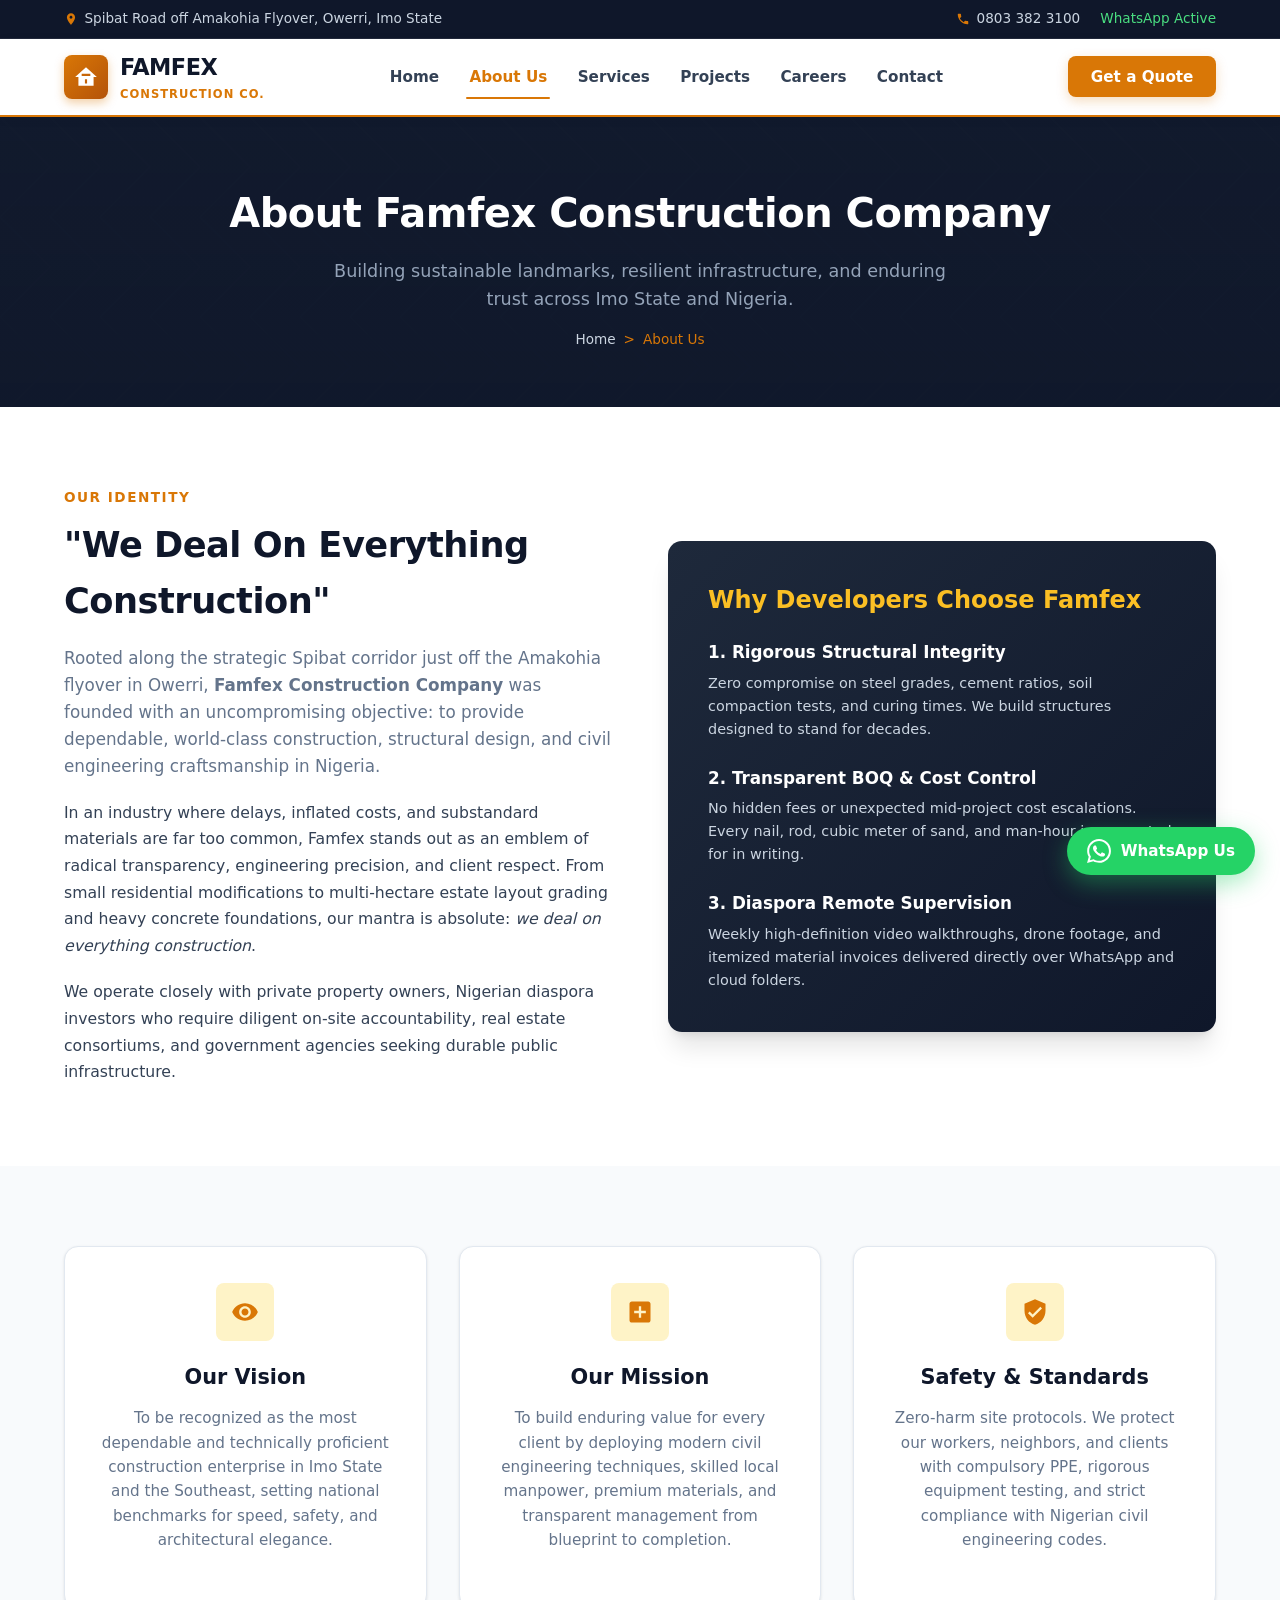
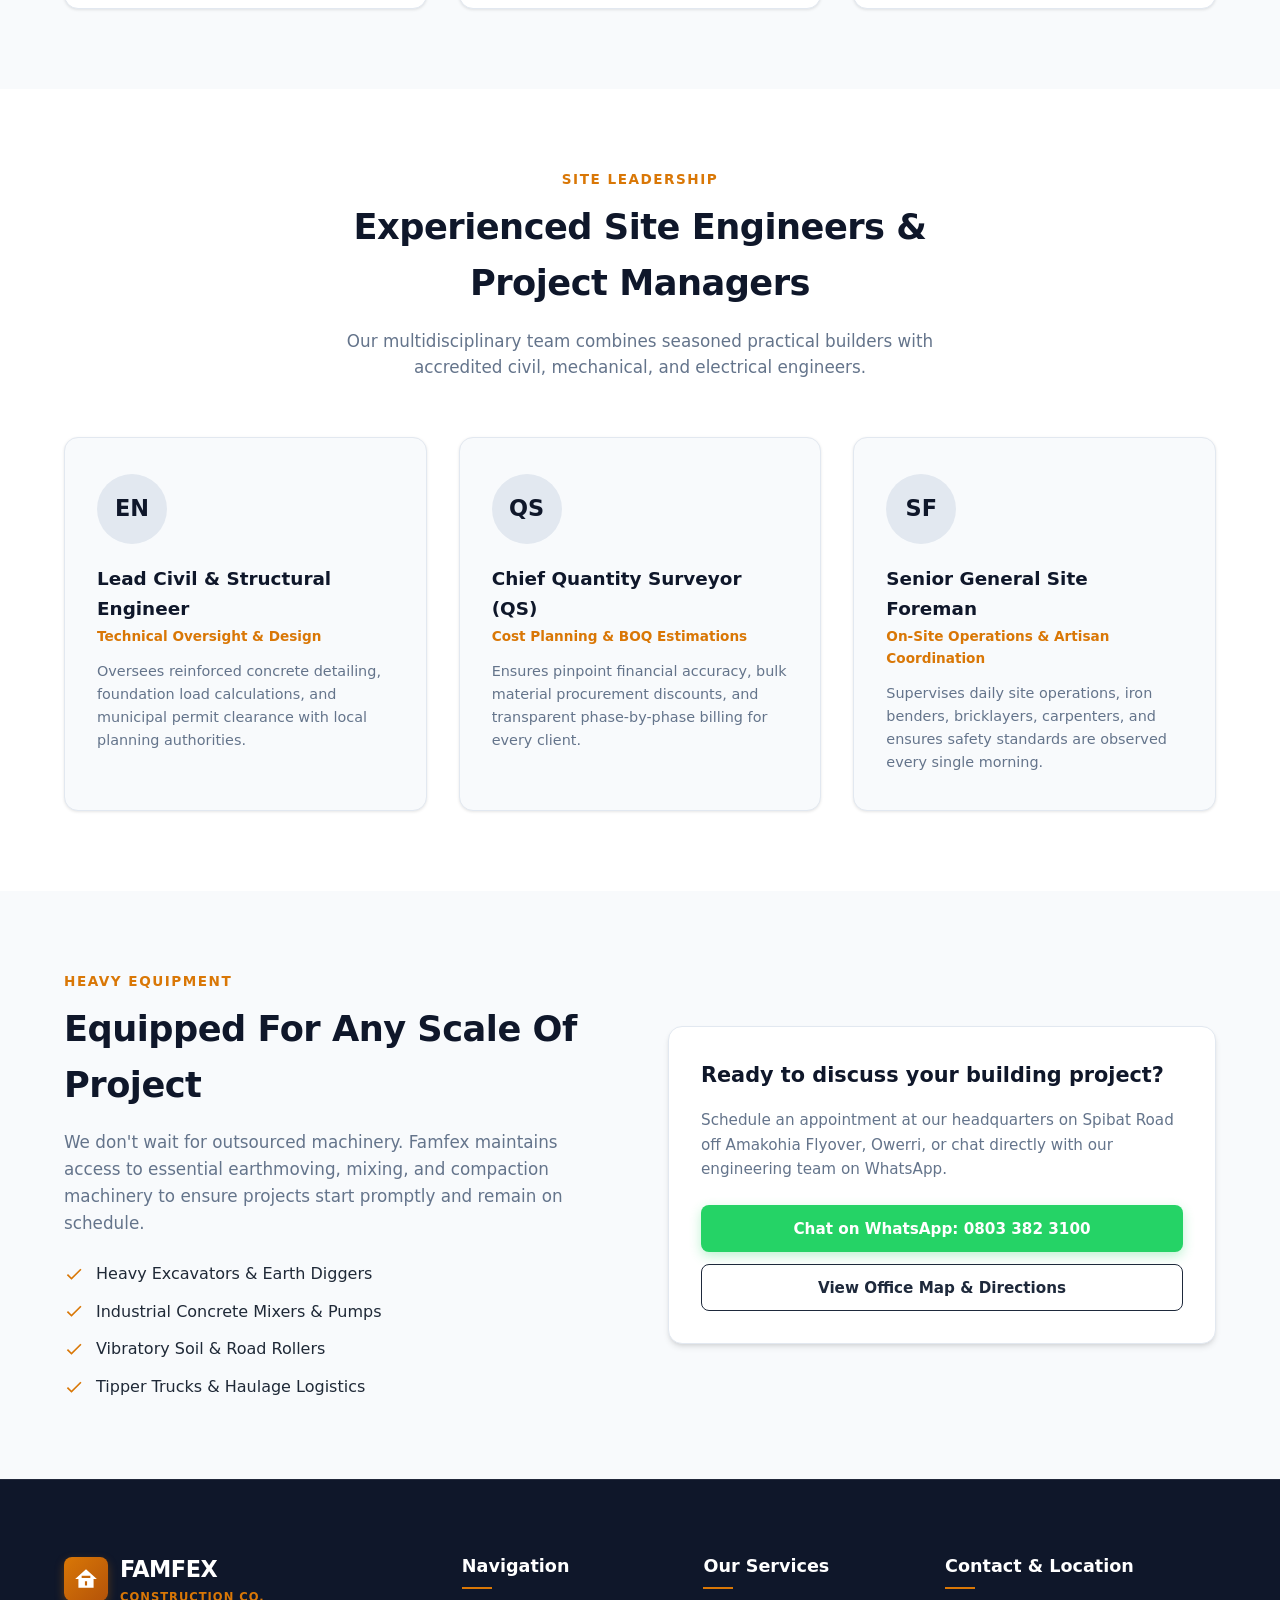
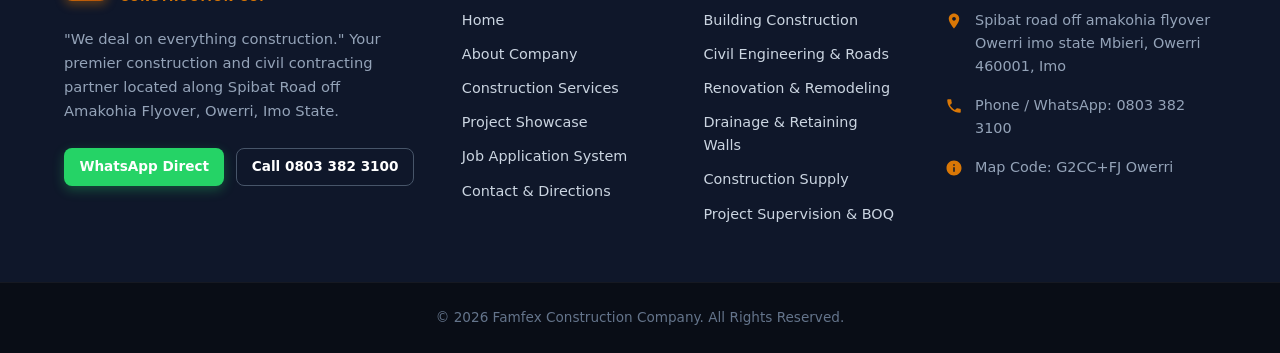
<file: about.html>
<!DOCTYPE html>
<html lang="en">
<head>
  <meta charset="UTF-8">
  <meta name="viewport" content="width=device-width, initial-scale=1.0">
  <title>About Us | Famfex Construction Company - Owerri, Imo State</title>
  <meta name="description" content="Discover Famfex Construction Company: our history, core values, safety protocols, and civil engineering mastery in Owerri, Imo State, Nigeria.">
  <link rel="stylesheet" href="css/style.css">
</head>
<body>

  <!-- Top Announcement Bar -->
  <div class="top-bar">
    <div class="container top-bar-content">
      <div class="top-bar-left">
        <div class="top-bar-item">
          <svg viewBox="0 0 24 24"><path d="M12 2C8.13 2 5 5.13 5 9c0 5.25 7 13 7 13s7-7.75 7-13c0-3.87-3.13-7-7-7zm0 9.5c-1.38 0-2.5-1.12-2.5-2.5s1.12-2.5 2.5-2.5 2.5 1.12 2.5 2.5-1.12 2.5-2.5 2.5z"/></svg>
          <span>Spibat Road off Amakohia Flyover, Owerri, Imo State</span>
        </div>
      </div>
      <div class="top-bar-right">
        <a href="tel:08033823100" class="top-bar-item">
          <svg viewBox="0 0 24 24"><path d="M6.62 10.79c1.44 2.83 3.76 5.14 6.59 6.59l2.2-2.2c.27-.27.67-.36 1.02-.24 1.12.37 2.33.57 3.57.57.55 0 1 .45 1 1V20c0 .55-.45 1-1 1-9.39 0-17-7.61-17-17 0-.55.45-1 1-1h3.5c.55 0 1 .45 1 1 0 1.25.2 2.45.57 3.57.11.35.03.74-.25 1.02l-2.2 2.2z"/></svg>
          <span>0803 382 3100</span>
        </a>
        <a href="https://wa.me/2348033823100" target="_blank" class="top-bar-item" style="color: #4ade80;">
          <span>WhatsApp Active</span>
        </a>
      </div>
    </div>
  </div>

  <!-- Navbar -->
  <header class="navbar">
    <div class="container nav-container">
      <a href="index.html" class="brand-logo">
        <div class="logo-icon">
          <svg viewBox="0 0 24 24"><path d="M12 3L2 12h3v8h14v-8h3L12 3zm1 15h-2v-4h2v4zm3-7H8V9h8v2z"/></svg>
        </div>
        <div class="brand-text">
          <span class="brand-name">Famfex</span>
          <span class="brand-tagline">Construction Co.</span>
        </div>
      </a>

      <nav class="nav-menu" id="navMenu">
        <a href="index.html" class="nav-link">Home</a>
        <a href="about.html" class="nav-link active">About Us</a>
        <a href="services.html" class="nav-link">Services</a>
        <a href="projects.html" class="nav-link">Projects</a>
        <a href="careers.html" class="nav-link">Careers</a>
        <a href="contact.html" class="nav-link">Contact</a>
      </nav>

      <div class="nav-cta">
        <button class="btn btn-primary open-quote-modal">Get a Quote</button>
      </div>

      <button class="menu-toggle" id="menuToggle" aria-label="Toggle navigation">
        <svg width="28" height="28" viewBox="0 0 24 24" fill="none" stroke="currentColor" stroke-width="2.2" stroke-linecap="round" stroke-linejoin="round"><line x1="3" y1="12" x2="21" y2="12"></line><line x1="3" y1="6" x2="21" y2="6"></line><line x1="3" y1="18" x2="21" y2="18"></line></svg>
      </button>
    </div>
  </header>

  <!-- Page Hero -->
  <section class="page-hero">
    <div class="container">
      <h1>About Famfex Construction Company</h1>
      <p>Building sustainable landmarks, resilient infrastructure, and enduring trust across Imo State and Nigeria.</p>
      <div class="breadcrumbs">
        <a href="index.html">Home</a> &gt; <span>About Us</span>
      </div>
    </div>
  </section>

  <!-- Main Story & Philosophy -->
  <section class="section section-bg">
    <div class="container">
      <div class="about-split">
        <div>
          <span class="section-tag">Our Identity</span>
          <h2 class="section-title">"We Deal On Everything Construction"</h2>
          <p class="section-desc" style="margin-bottom: 1.25rem;">
            Rooted along the strategic Spibat corridor just off the Amakohia flyover in Owerri, <strong>Famfex Construction Company</strong> was founded with an uncompromising objective: to provide dependable, world-class construction, structural design, and civil engineering craftsmanship in Nigeria.
          </p>
          <p style="color: var(--secondary-light); font-size: 0.98rem; line-height: 1.7; margin-bottom: 1.25rem;">
            In an industry where delays, inflated costs, and substandard materials are far too common, Famfex stands out as an emblem of radical transparency, engineering precision, and client respect. From small residential modifications to multi-hectare estate layout grading and heavy concrete foundations, our mantra is absolute: <em>we deal on everything construction</em>.
          </p>
          <p style="color: var(--secondary-light); font-size: 0.98rem; line-height: 1.7;">
            We operate closely with private property owners, Nigerian diaspora investors who require diligent on-site accountability, real estate consortiums, and government agencies seeking durable public infrastructure.
          </p>
        </div>

        <div style="background: linear-gradient(135deg, #1e293b, #0f172a); color: white; border-radius: var(--radius-lg); padding: 2.5rem; box-shadow: var(--shadow-xl);">
          <h3 style="font-size: 1.5rem; color: #fbbf24; margin-bottom: 1.25rem;">Why Developers Choose Famfex</h3>
          
          <div style="margin-bottom: 1.5rem;">
            <h4 style="font-size: 1.05rem; color: #fff; margin-bottom: 0.35rem;">1. Rigorous Structural Integrity</h4>
            <p style="font-size: 0.9rem; color: #cbd5e1;">Zero compromise on steel grades, cement ratios, soil compaction tests, and curing times. We build structures designed to stand for decades.</p>
          </div>

          <div style="margin-bottom: 1.5rem;">
            <h4 style="font-size: 1.05rem; color: #fff; margin-bottom: 0.35rem;">2. Transparent BOQ & Cost Control</h4>
            <p style="font-size: 0.9rem; color: #cbd5e1;">No hidden fees or unexpected mid-project cost escalations. Every nail, rod, cubic meter of sand, and man-hour is accounted for in writing.</p>
          </div>

          <div>
            <h4 style="font-size: 1.05rem; color: #fff; margin-bottom: 0.35rem;">3. Diaspora Remote Supervision</h4>
            <p style="font-size: 0.9rem; color: #cbd5e1;">Weekly high-definition video walkthroughs, drone footage, and itemized material invoices delivered directly over WhatsApp and cloud folders.</p>
          </div>
        </div>
      </div>
    </div>
  </section>

  <!-- Vision, Mission & Values -->
  <section class="section">
    <div class="container">
      <div class="grid-3">
        <div class="service-card" style="text-align: center; align-items: center;">
          <div class="service-icon" style="margin: 0 auto 1.25rem;">
            <svg viewBox="0 0 24 24"><path d="M12 4.5C7 4.5 2.73 7.61 1 12c1.73 4.39 6 7.5 11 7.5s9.27-3.11 11-7.5c-1.73-4.39-6-7.5-11-7.5zM12 17c-2.76 0-5-2.24-5-5s2.24-5 5-5 5 2.24 5 5-2.24 5-5 5zm0-8c-1.66 0-3 1.34-3 3s1.34 3 3 3 3-1.34 3-3-1.34-3-3-3z"/></svg>
          </div>
          <h3 class="service-title">Our Vision</h3>
          <p class="service-text">
            To be recognized as the most dependable and technically proficient construction enterprise in Imo State and the Southeast, setting national benchmarks for speed, safety, and architectural elegance.
          </p>
        </div>

        <div class="service-card" style="text-align: center; align-items: center;">
          <div class="service-icon" style="margin: 0 auto 1.25rem;">
            <svg viewBox="0 0 24 24"><path d="M19 3H5c-1.1 0-2 .9-2 2v14c0 1.1.9 2 2 2h14c1.1 0 2-.9 2-2V5c0-1.1-.9-2-2-2zm-2 10h-4v4h-2v-4H7v-2h4V7h2v4h4v2z"/></svg>
          </div>
          <h3 class="service-title">Our Mission</h3>
          <p class="service-text">
            To build enduring value for every client by deploying modern civil engineering techniques, skilled local manpower, premium materials, and transparent management from blueprint to completion.
          </p>
        </div>

        <div class="service-card" style="text-align: center; align-items: center;">
          <div class="service-icon" style="margin: 0 auto 1.25rem;">
            <svg viewBox="0 0 24 24"><path d="M12 1L3 5v6c0 5.55 3.84 10.74 9 12 5.16-1.26 9-6.45 9-12V5l-9-4zm-2 16l-4-4 1.41-1.41L10 14.17l6.59-6.59L18 9l-8 8z"/></svg>
          </div>
          <h3 class="service-title">Safety & Standards</h3>
          <p class="service-text">
            Zero-harm site protocols. We protect our workers, neighbors, and clients with compulsory PPE, rigorous equipment testing, and strict compliance with Nigerian civil engineering codes.
          </p>
        </div>
      </div>
    </div>
  </section>

  <!-- Leadership & Team Culture -->
  <section class="section section-bg">
    <div class="container">
      <div class="section-header">
        <span class="section-tag">Site Leadership</span>
        <h2 class="section-title">Experienced Site Engineers & Project Managers</h2>
        <p class="section-desc">Our multidisciplinary team combines seasoned practical builders with accredited civil, mechanical, and electrical engineers.</p>
      </div>

      <div class="grid-3">
        <div class="service-card" style="background:#f8fafc;">
          <div style="width: 70px; height: 70px; border-radius: 50%; background: #e2e8f0; display:flex; align-items:center; justify-content:center; font-weight:800; font-size:1.4rem; color:var(--secondary-dark); margin-bottom: 1.25rem;">
            EN
          </div>
          <h4 style="font-size: 1.15rem; color: var(--secondary-dark); margin-bottom: 0.2rem;">Lead Civil & Structural Engineer</h4>
          <span style="font-size: 0.85rem; color: var(--primary); font-weight: 600; display: block; margin-bottom: 0.75rem;">Technical Oversight & Design</span>
          <p style="font-size: 0.9rem; color: var(--text-muted);">
            Oversees reinforced concrete detailing, foundation load calculations, and municipal permit clearance with local planning authorities.
          </p>
        </div>

        <div class="service-card" style="background:#f8fafc;">
          <div style="width: 70px; height: 70px; border-radius: 50%; background: #e2e8f0; display:flex; align-items:center; justify-content:center; font-weight:800; font-size:1.4rem; color:var(--secondary-dark); margin-bottom: 1.25rem;">
            QS
          </div>
          <h4 style="font-size: 1.15rem; color: var(--secondary-dark); margin-bottom: 0.2rem;">Chief Quantity Surveyor (QS)</h4>
          <span style="font-size: 0.85rem; color: var(--primary); font-weight: 600; display: block; margin-bottom: 0.75rem;">Cost Planning & BOQ Estimations</span>
          <p style="font-size: 0.9rem; color: var(--text-muted);">
            Ensures pinpoint financial accuracy, bulk material procurement discounts, and transparent phase-by-phase billing for every client.
          </p>
        </div>

        <div class="service-card" style="background:#f8fafc;">
          <div style="width: 70px; height: 70px; border-radius: 50%; background: #e2e8f0; display:flex; align-items:center; justify-content:center; font-weight:800; font-size:1.4rem; color:var(--secondary-dark); margin-bottom: 1.25rem;">
            SF
          </div>
          <h4 style="font-size: 1.15rem; color: var(--secondary-dark); margin-bottom: 0.2rem;">Senior General Site Foreman</h4>
          <span style="font-size: 0.85rem; color: var(--primary); font-weight: 600; display: block; margin-bottom: 0.75rem;">On-Site Operations & Artisan Coordination</span>
          <p style="font-size: 0.9rem; color: var(--text-muted);">
            Supervises daily site operations, iron benders, bricklayers, carpenters, and ensures safety standards are observed every single morning.
          </p>
        </div>
      </div>
    </div>
  </section>

  <!-- Equipment & Plant Fleet -->
  <section class="section">
    <div class="container">
      <div class="about-split">
        <div>
          <span class="section-tag">Heavy Equipment</span>
          <h2 class="section-title">Equipped For Any Scale Of Project</h2>
          <p class="section-desc" style="margin-bottom: 1.5rem;">
            We don't wait for outsourced machinery. Famfex maintains access to essential earthmoving, mixing, and compaction machinery to ensure projects start promptly and remain on schedule.
          </p>

          <div style="display: flex; flex-direction: column; gap: 0.75rem;">
            <div style="display:flex; align-items:center; gap:0.75rem;">
              <svg width="20" height="20" viewBox="0 0 24 24" fill="var(--primary)"><path d="M9 16.2L4.8 12l-1.4 1.4L9 19 21 7l-1.4-1.4L9 16.2z"/></svg>
              <span>Heavy Excavators & Earth Diggers</span>
            </div>
            <div style="display:flex; align-items:center; gap:0.75rem;">
              <svg width="20" height="20" viewBox="0 0 24 24" fill="var(--primary)"><path d="M9 16.2L4.8 12l-1.4 1.4L9 19 21 7l-1.4-1.4L9 16.2z"/></svg>
              <span>Industrial Concrete Mixers & Pumps</span>
            </div>
            <div style="display:flex; align-items:center; gap:0.75rem;">
              <svg width="20" height="20" viewBox="0 0 24 24" fill="var(--primary)"><path d="M9 16.2L4.8 12l-1.4 1.4L9 19 21 7l-1.4-1.4L9 16.2z"/></svg>
              <span>Vibratory Soil & Road Rollers</span>
            </div>
            <div style="display:flex; align-items:center; gap:0.75rem;">
              <svg width="20" height="20" viewBox="0 0 24 24" fill="var(--primary)"><path d="M9 16.2L4.8 12l-1.4 1.4L9 19 21 7l-1.4-1.4L9 16.2z"/></svg>
              <span>Tipper Trucks & Haulage Logistics</span>
            </div>
          </div>
        </div>

        <div style="background: #ffffff; border: 1px solid var(--border); border-radius: var(--radius-lg); padding: 2rem; box-shadow: var(--shadow-md);">
          <h3 style="font-size: 1.3rem; color: var(--secondary-dark); margin-bottom: 1rem;">Ready to discuss your building project?</h3>
          <p style="color: var(--text-muted); font-size: 0.95rem; margin-bottom: 1.5rem;">
            Schedule an appointment at our headquarters on Spibat Road off Amakohia Flyover, Owerri, or chat directly with our engineering team on WhatsApp.
          </p>
          <div style="display: flex; flex-direction: column; gap: 0.75rem;">
            <a href="https://wa.me/2348033823100?text=Hello%20Famfex,%20I%20would%20like%20to%20discuss%20a%20project." target="_blank" class="btn btn-whatsapp" style="width: 100%;">
              Chat on WhatsApp: 0803 382 3100
            </a>
            <a href="contact.html" class="btn btn-outline" style="width: 100%;">
              View Office Map & Directions
            </a>
          </div>
        </div>
      </div>
    </div>
  </section>

  <!-- Footer -->
  <footer class="footer">
    <div class="container footer-grid">
      <div>
        <div class="footer-logo">
          <div class="logo-icon">
            <svg viewBox="0 0 24 24"><path d="M12 3L2 12h3v8h14v-8h3L12 3zm1 15h-2v-4h2v4zm3-7H8V9h8v2z"/></svg>
          </div>
          <div class="brand-text">
            <span class="brand-name" style="color: #fff;">Famfex</span>
            <span class="brand-tagline">Construction Co.</span>
          </div>
        </div>
        <p class="footer-desc">
          "We deal on everything construction." Your premier construction and civil contracting partner located along Spibat Road off Amakohia Flyover, Owerri, Imo State.
        </p>
        <div style="display: flex; gap: 0.75rem;">
          <a href="https://wa.me/2348033823100" target="_blank" class="btn btn-whatsapp btn-sm">WhatsApp Direct</a>
          <a href="tel:08033823100" class="btn btn-outline btn-sm" style="border-color: #475569; color: #fff;">Call 0803 382 3100</a>
        </div>
      </div>

      <div>
        <h4 class="footer-title">Navigation</h4>
        <ul class="footer-links">
          <li><a href="index.html">Home</a></li>
          <li><a href="about.html">About Company</a></li>
          <li><a href="services.html">Construction Services</a></li>
          <li><a href="projects.html">Project Showcase</a></li>
          <li><a href="careers.html">Job Application System</a></li>
          <li><a href="contact.html">Contact & Directions</a></li>
        </ul>
      </div>

      <div>
        <h4 class="footer-title">Our Services</h4>
        <ul class="footer-links">
          <li><a href="services.html#building">Building Construction</a></li>
          <li><a href="services.html#civil">Civil Engineering & Roads</a></li>
          <li><a href="services.html#renovation">Renovation & Remodeling</a></li>
          <li><a href="services.html#drainage">Drainage & Retaining Walls</a></li>
          <li><a href="services.html#materials">Construction Supply</a></li>
          <li><a href="services.html#consulting">Project Supervision & BOQ</a></li>
        </ul>
      </div>

      <div>
        <h4 class="footer-title">Contact & Location</h4>
        <div class="footer-contact-item">
          <svg viewBox="0 0 24 24"><path d="M12 2C8.13 2 5 5.13 5 9c0 5.25 7 13 7 13s7-7.75 7-13c0-3.87-3.13-7-7-7zm0 9.5c-1.38 0-2.5-1.12-2.5-2.5s1.12-2.5 2.5-2.5 2.5 1.12 2.5 2.5-1.12 2.5-2.5 2.5z"/></svg>
          <span>Spibat road off amakohia flyover Owerri imo state Mbieri, Owerri 460001, Imo</span>
        </div>
        <div class="footer-contact-item">
          <svg viewBox="0 0 24 24"><path d="M6.62 10.79c1.44 2.83 3.76 5.14 6.59 6.59l2.2-2.2c.27-.27.67-.36 1.02-.24 1.12.37 2.33.57 3.57.57.55 0 1 .45 1 1V20c0 .55-.45 1-1 1-9.39 0-17-7.61-17-17 0-.55.45-1 1-1h3.5c.55 0 1 .45 1 1 0 1.25.2 2.45.57 3.57.11.35.03.74-.25 1.02l-2.2 2.2z"/></svg>
          <span>Phone / WhatsApp: 0803 382 3100</span>
        </div>
        <div class="footer-contact-item">
          <svg viewBox="0 0 24 24"><path d="M12 2C6.48 2 2 6.48 2 12s4.48 10 10 10 10-4.48 10-10S17.52 2 12 2zm1 15h-2v-6h2v6zm0-8h-2V7h2v2z"/></svg>
          <span>Map Code: G2CC+FJ Owerri</span>
        </div>
      </div>
    </div>

    <div class="footer-bottom">
      <div class="container footer-bottom-content">
        <p>&copy; 2026 Famfex Construction Company. All Rights Reserved.</p>
        
      </div>
    </div>
  </footer>

  <!-- Floating WhatsApp Action Button -->
  <a href="https://wa.me/2348033823100?text=Hello%20Famfex%20Construction,%20I%20am%20chatting%20from%20your%20website%20and%20would%20like%20to%20discuss%20a%20project." target="_blank" class="float-whatsapp" aria-label="Chat on WhatsApp with Famfex Construction">
    <svg viewBox="0 0 24 24"><path d="M.057 24l1.687-6.163c-1.041-1.804-1.588-3.849-1.587-5.946.003-6.556 5.338-11.891 11.893-11.891 3.181.001 6.167 1.24 8.413 3.488 2.245 2.248 3.481 5.236 3.48 8.414-.003 6.557-5.338 11.892-11.893 11.892-1.99-.001-3.951-.5-5.688-1.448l-6.305 1.654zm6.597-3.807c1.676.995 3.276 1.591 5.392 1.592 5.448 0 9.886-4.434 9.889-9.885.002-5.462-4.415-9.89-9.881-9.892-5.452 0-9.887 4.434-9.889 9.884-.001 2.225.651 3.891 1.746 5.634l-.999 3.648 3.742-.981zm11.387-5.464c-.074-.124-.272-.198-.57-.347-.297-.149-1.758-.868-2.031-.967-.272-.099-.47-.149-.669.149-.198.297-.768.967-.941 1.165-.173.198-.347.223-.644.074-.297-.149-1.255-.462-2.39-1.475-.883-.788-1.48-1.761-1.653-2.059-.173-.297-.018-.458.13-.606.134-.133.297-.347.446-.521.151-.172.2-.296.3-.495.099-.198.05-.372-.025-.521-.075-.148-.669-1.611-.916-2.206-.242-.579-.487-.501-.669-.51l-.57-.01c-.198 0-.52.074-.792.372s-1.04 1.016-1.04 2.479 1.065 2.876 1.213 3.074c.149.198 2.095 3.2 5.076 4.487.709.306 1.263.489 1.694.626.712.226 1.36.194 1.872.118.571-.085 1.758-.719 2.006-1.413.248-.695.248-1.29.173-1.414z"/></svg>
    <span>WhatsApp Us</span>
  </a>

  <!-- Quick Quote Modal -->
  <div class="modal-overlay" id="quoteModal">
    <div class="modal-content">
      <button class="modal-close" id="closeQuoteModal">&times;</button>
      <h3 style="font-size: 1.5rem; color: var(--secondary-dark); margin-bottom: 0.5rem;">Request Instant Project Quote</h3>
      <p style="color: var(--text-muted); font-size: 0.9rem; margin-bottom: 1.5rem;">
        Fill out your requirements below. Our lead estimator will review and connect with you on WhatsApp immediately.
      </p>

      <div id="quoteNotice" class="notice-success"></div>

      <form id="quickQuoteForm">
        <div class="form-row">
          <div class="form-group">
            <label class="form-label">Full Name *</label>
            <input type="text" id="qName" class="form-control" placeholder="e.g. Chief Collins" required>
          </div>
          <div class="form-group">
            <label class="form-label">Phone / WhatsApp Number *</label>
            <input type="tel" id="qPhone" class="form-control" placeholder="e.g. 0803 000 0000" required>
          </div>
        </div>

        <div class="form-group">
          <label class="form-label">Service Required</label>
          <select id="qService" class="form-control">
            <option value="Residential Building Construction">Residential Building Construction</option>
            <option value="Commercial Complex Construction">Commercial Complex Construction</option>
            <option value="Civil Engineering & Road Paving">Civil Engineering & Road Paving</option>
            <option value="Renovation & Modernization">Building Renovation & Modernization</option>
            <option value="Drainage & Retaining Wall Works">Drainage & Retaining Wall Works</option>
            <option value="General Construction Consultation">General Construction Consultation</option>
          </select>
        </div>

        <div class="form-group">
          <label class="form-label">Project Details / Location in Imo State</label>
          <textarea id="qDetails" class="form-control" rows="3" placeholder="Briefly describe the site location, size of land, or specific building requirements..."></textarea>
        </div>

        <button type="submit" class="btn btn-primary btn-lg" style="width: 100%;">
          Submit & Connect on WhatsApp
        </button>
      </form>
    </div>
  </div>

  <script src="js/main.js"></script>
</body>
</html>
</file>
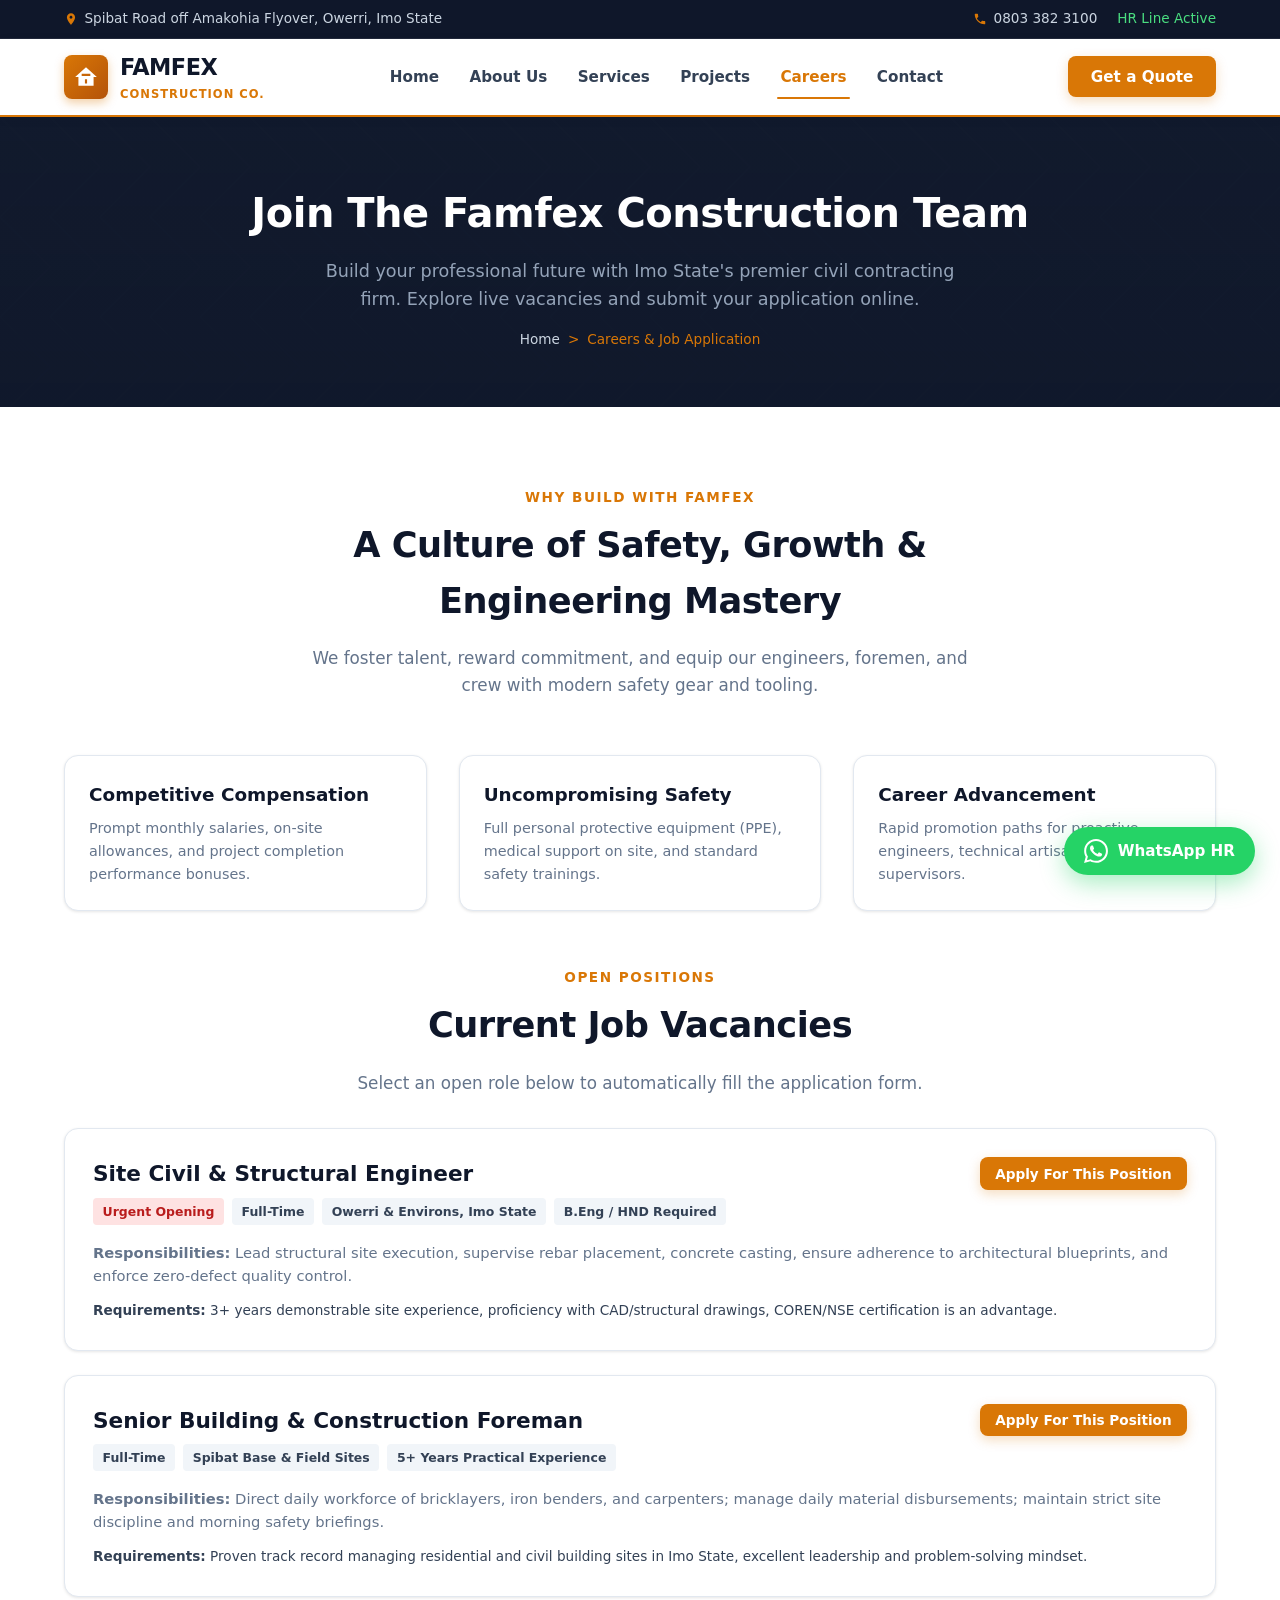
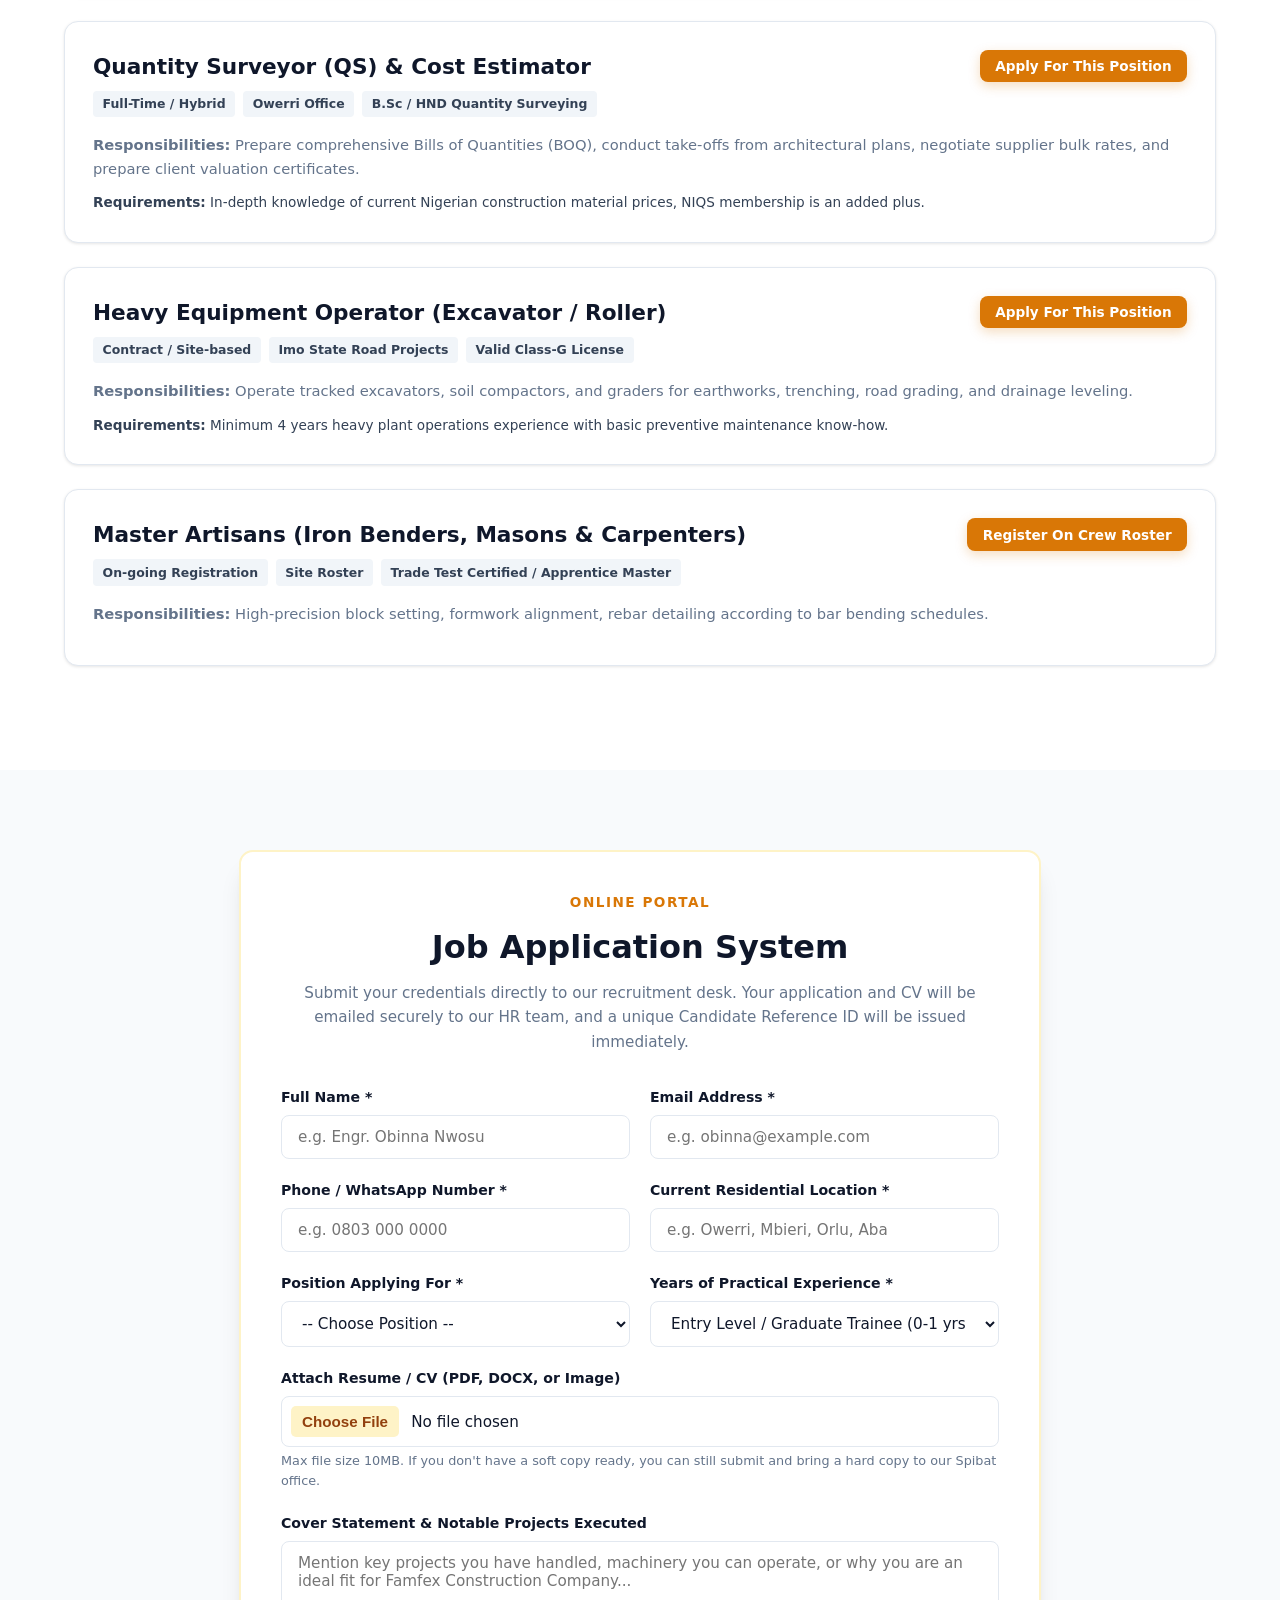
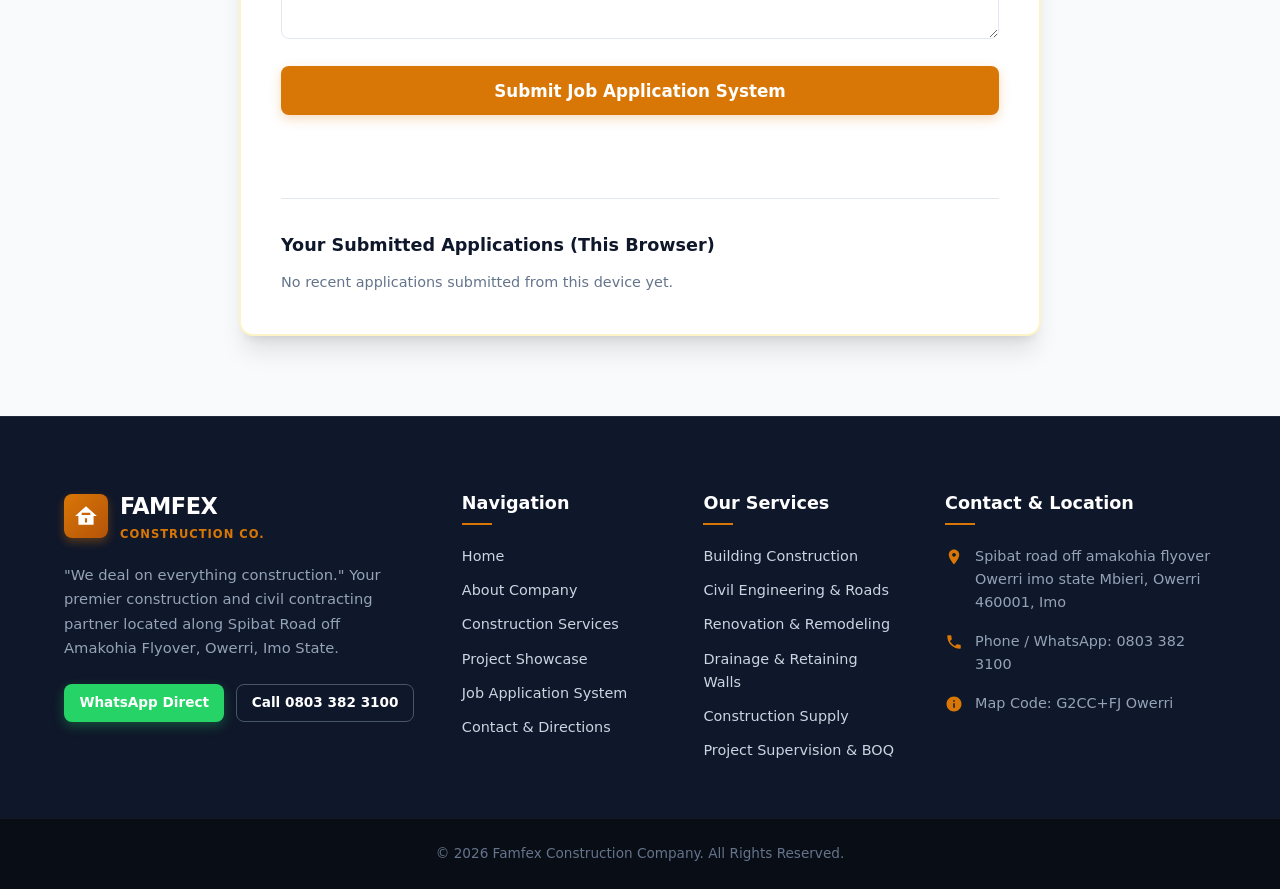
<file: careers.html>
<!DOCTYPE html>
<html lang="en">
<head>
  <meta charset="UTF-8">
  <meta name="viewport" content="width=device-width, initial-scale=1.0">
  <title>Careers & Recruitment Portal | Famfex Construction Company</title>
  <meta name="description" content="Join the Famfex Construction Company team in Owerri, Imo State. Apply online for civil engineer, site foreman, quantity surveyor, and skilled artisan roles.">
  <link rel="stylesheet" href="css/style.css">
</head>
<body>

  <!-- Top Announcement Bar -->
  <div class="top-bar">
    <div class="container top-bar-content">
      <div class="top-bar-left">
        <div class="top-bar-item">
          <svg viewBox="0 0 24 24"><path d="M12 2C8.13 2 5 5.13 5 9c0 5.25 7 13 7 13s7-7.75 7-13c0-3.87-3.13-7-7-7zm0 9.5c-1.38 0-2.5-1.12-2.5-2.5s1.12-2.5 2.5-2.5 2.5 1.12 2.5 2.5-1.12 2.5-2.5 2.5z"/></svg>
          <span>Spibat Road off Amakohia Flyover, Owerri, Imo State</span>
        </div>
      </div>
      <div class="top-bar-right">
        <a href="tel:08033823100" class="top-bar-item">
          <svg viewBox="0 0 24 24"><path d="M6.62 10.79c1.44 2.83 3.76 5.14 6.59 6.59l2.2-2.2c.27-.27.67-.36 1.02-.24 1.12.37 2.33.57 3.57.57.55 0 1 .45 1 1V20c0 .55-.45 1-1 1-9.39 0-17-7.61-17-17 0-.55.45-1 1-1h3.5c.55 0 1 .45 1 1 0 1.25.2 2.45.57 3.57.11.35.03.74-.25 1.02l-2.2 2.2z"/></svg>
          <span>0803 382 3100</span>
        </a>
        <a href="https://wa.me/2348033823100" target="_blank" class="top-bar-item" style="color: #4ade80;">
          <span>HR Line Active</span>
        </a>
      </div>
    </div>
  </div>

  <!-- Navbar -->
  <header class="navbar">
    <div class="container nav-container">
      <a href="index.html" class="brand-logo">
        <div class="logo-icon">
          <svg viewBox="0 0 24 24"><path d="M12 3L2 12h3v8h14v-8h3L12 3zm1 15h-2v-4h2v4zm3-7H8V9h8v2z"/></svg>
        </div>
        <div class="brand-text">
          <span class="brand-name">Famfex</span>
          <span class="brand-tagline">Construction Co.</span>
        </div>
      </a>

      <nav class="nav-menu" id="navMenu">
        <a href="index.html" class="nav-link">Home</a>
        <a href="about.html" class="nav-link">About Us</a>
        <a href="services.html" class="nav-link">Services</a>
        <a href="projects.html" class="nav-link">Projects</a>
        <a href="careers.html" class="nav-link active">Careers</a>
        <a href="contact.html" class="nav-link">Contact</a>
      </nav>

      <div class="nav-cta">
        <button class="btn btn-primary open-quote-modal">Get a Quote</button>
      </div>

      <button class="menu-toggle" id="menuToggle" aria-label="Toggle navigation">
        <svg width="28" height="28" viewBox="0 0 24 24" fill="none" stroke="currentColor" stroke-width="2.2" stroke-linecap="round" stroke-linejoin="round"><line x1="3" y1="12" x2="21" y2="12"></line><line x1="3" y1="6" x2="21" y2="6"></line><line x1="3" y1="18" x2="21" y2="18"></line></svg>
      </button>
    </div>
  </header>

  <!-- Page Hero -->
  <section class="page-hero">
    <div class="container">
      <h1>Join The Famfex Construction Team</h1>
      <p>Build your professional future with Imo State's premier civil contracting firm. Explore live vacancies and submit your application online.</p>
      <div class="breadcrumbs">
        <a href="index.html">Home</a> &gt; <span>Careers & Job Application</span>
      </div>
    </div>
  </section>

  <!-- Careers Intro & Benefits -->
  <section class="section section-bg">
    <div class="container">
      <div class="section-header">
        <span class="section-tag">Why Build With Famfex</span>
        <h2 class="section-title">A Culture of Safety, Growth & Engineering Mastery</h2>
        <p class="section-desc">We foster talent, reward commitment, and equip our engineers, foremen, and crew with modern safety gear and tooling.</p>
      </div>

      <div class="grid-3" style="margin-bottom: 3.5rem;">
        <div class="service-card" style="padding: 1.5rem;">
          <h4 style="font-size: 1.15rem; color: var(--secondary-dark); margin-bottom: 0.5rem;">Competitive Compensation</h4>
          <p style="font-size: 0.9rem; color: var(--text-muted);">Prompt monthly salaries, on-site allowances, and project completion performance bonuses.</p>
        </div>

        <div class="service-card" style="padding: 1.5rem;">
          <h4 style="font-size: 1.15rem; color: var(--secondary-dark); margin-bottom: 0.5rem;">Uncompromising Safety</h4>
          <p style="font-size: 0.9rem; color: var(--text-muted);">Full personal protective equipment (PPE), medical support on site, and standard safety trainings.</p>
        </div>

        <div class="service-card" style="padding: 1.5rem;">
          <h4 style="font-size: 1.15rem; color: var(--secondary-dark); margin-bottom: 0.5rem;">Career Advancement</h4>
          <p style="font-size: 0.9rem; color: var(--text-muted);">Rapid promotion paths for proactive engineers, technical artisans, and site supervisors.</p>
        </div>
      </div>

      <!-- Current Openings -->
      <div class="section-header" style="margin-bottom: 2rem;">
        <span class="section-tag">Open Positions</span>
        <h2 class="section-title">Current Job Vacancies</h2>
        <p class="section-desc">Select an open role below to automatically fill the application form.</p>
      </div>

      <!-- Job 1 -->
      <div class="job-card">
        <div class="job-header">
          <div>
            <h3 style="font-size: 1.35rem; color: var(--secondary-dark);">Site Civil & Structural Engineer</h3>
            <div class="job-tags">
              <span class="job-tag urgent">Urgent Opening</span>
              <span class="job-tag">Full-Time</span>
              <span class="job-tag">Owerri & Environs, Imo State</span>
              <span class="job-tag">B.Eng / HND Required</span>
            </div>
          </div>
          <div>
            <button onclick="selectJobForApplication('Site Civil & Structural Engineer')" class="btn btn-primary btn-sm">
              Apply For This Position
            </button>
          </div>
        </div>
        <p style="font-size: 0.92rem; color: var(--text-muted); margin-bottom: 0.75rem;">
          <strong>Responsibilities:</strong> Lead structural site execution, supervise rebar placement, concrete casting, ensure adherence to architectural blueprints, and enforce zero-defect quality control.
        </p>
        <p style="font-size: 0.85rem; color: var(--secondary-light);">
          <strong>Requirements:</strong> 3+ years demonstrable site experience, proficiency with CAD/structural drawings, COREN/NSE certification is an advantage.
        </p>
      </div>

      <!-- Job 2 -->
      <div class="job-card">
        <div class="job-header">
          <div>
            <h3 style="font-size: 1.35rem; color: var(--secondary-dark);">Senior Building & Construction Foreman</h3>
            <div class="job-tags">
              <span class="job-tag">Full-Time</span>
              <span class="job-tag">Spibat Base & Field Sites</span>
              <span class="job-tag">5+ Years Practical Experience</span>
            </div>
          </div>
          <div>
            <button onclick="selectJobForApplication('Senior Building & Construction Foreman')" class="btn btn-primary btn-sm">
              Apply For This Position
            </button>
          </div>
        </div>
        <p style="font-size: 0.92rem; color: var(--text-muted); margin-bottom: 0.75rem;">
          <strong>Responsibilities:</strong> Direct daily workforce of bricklayers, iron benders, and carpenters; manage daily material disbursements; maintain strict site discipline and morning safety briefings.
        </p>
        <p style="font-size: 0.85rem; color: var(--secondary-light);">
          <strong>Requirements:</strong> Proven track record managing residential and civil building sites in Imo State, excellent leadership and problem-solving mindset.
        </p>
      </div>

      <!-- Job 3 -->
      <div class="job-card">
        <div class="job-header">
          <div>
            <h3 style="font-size: 1.35rem; color: var(--secondary-dark);">Quantity Surveyor (QS) & Cost Estimator</h3>
            <div class="job-tags">
              <span class="job-tag">Full-Time / Hybrid</span>
              <span class="job-tag">Owerri Office</span>
              <span class="job-tag">B.Sc / HND Quantity Surveying</span>
            </div>
          </div>
          <div>
            <button onclick="selectJobForApplication('Quantity Surveyor (QS) & Cost Estimator')" class="btn btn-primary btn-sm">
              Apply For This Position
            </button>
          </div>
        </div>
        <p style="font-size: 0.92rem; color: var(--text-muted); margin-bottom: 0.75rem;">
          <strong>Responsibilities:</strong> Prepare comprehensive Bills of Quantities (BOQ), conduct take-offs from architectural plans, negotiate supplier bulk rates, and prepare client valuation certificates.
        </p>
        <p style="font-size: 0.85rem; color: var(--secondary-light);">
          <strong>Requirements:</strong> In-depth knowledge of current Nigerian construction material prices, NIQS membership is an added plus.
        </p>
      </div>

      <!-- Job 4 -->
      <div class="job-card">
        <div class="job-header">
          <div>
            <h3 style="font-size: 1.35rem; color: var(--secondary-dark);">Heavy Equipment Operator (Excavator / Roller)</h3>
            <div class="job-tags">
              <span class="job-tag">Contract / Site-based</span>
              <span class="job-tag">Imo State Road Projects</span>
              <span class="job-tag">Valid Class-G License</span>
            </div>
          </div>
          <div>
            <button onclick="selectJobForApplication('Heavy Equipment Operator (Excavator / Roller)')" class="btn btn-primary btn-sm">
              Apply For This Position
            </button>
          </div>
        </div>
        <p style="font-size: 0.92rem; color: var(--text-muted); margin-bottom: 0.75rem;">
          <strong>Responsibilities:</strong> Operate tracked excavators, soil compactors, and graders for earthworks, trenching, road grading, and drainage leveling.
        </p>
        <p style="font-size: 0.85rem; color: var(--secondary-light);">
          <strong>Requirements:</strong> Minimum 4 years heavy plant operations experience with basic preventive maintenance know-how.
        </p>
      </div>

      <!-- Job 5 -->
      <div class="job-card">
        <div class="job-header">
          <div>
            <h3 style="font-size: 1.35rem; color: var(--secondary-dark);">Master Artisans (Iron Benders, Masons & Carpenters)</h3>
            <div class="job-tags">
              <span class="job-tag">On-going Registration</span>
              <span class="job-tag">Site Roster</span>
              <span class="job-tag">Trade Test Certified / Apprentice Master</span>
            </div>
          </div>
          <div>
            <button onclick="selectJobForApplication('Master Artisan (Mason, Iron Bender, Carpenter)')" class="btn btn-primary btn-sm">
              Register On Crew Roster
            </button>
          </div>
        </div>
        <p style="font-size: 0.92rem; color: var(--text-muted); margin-bottom: 0.75rem;">
          <strong>Responsibilities:</strong> High-precision block setting, formwork alignment, rebar detailing according to bar bending schedules.
        </p>
      </div>

    </div>
  </section>

  <!-- Job Application System Form -->
  <section class="section" id="applySection" style="scroll-margin-top: 80px;">
    <div class="container" style="max-width: 850px;">
      
      <div class="app-box">
        <div style="text-align: center; margin-bottom: 2rem;">
          <span class="section-tag">Online Portal</span>
          <h2 style="font-size: 2rem; color: var(--secondary-dark); margin-bottom: 0.5rem;">Job Application System</h2>
          <p style="color: var(--text-muted); font-size: 0.95rem;">
            Submit your credentials directly to our recruitment desk. Your application and CV will be emailed securely to our HR team, and a unique Candidate Reference ID will be issued immediately.
          </p>
        </div>

        <!-- Success Display Notice -->
        <div id="appSuccessNotice" class="notice-success">
          <h4 style="font-size: 1.25rem; margin-bottom: 0.4rem; color: #065f46;">🎉 Application Successfully Registered!</h4>
          <p style="margin-bottom: 0.75rem;">
            Your application has been emailed to the Famfex recruitment desk. Your official tracking code is:
            <strong id="appRefDisplay" style="font-size: 1.2rem; background: #d1fae5; padding: 2px 8px; border-radius: 4px; color: #047857;">FAM-000000</strong>.
          </p>
          <p style="font-size: 0.9rem; margin-bottom: 1.25rem;">
            Accelerate your review: Click below to notify our recruitment desk directly on WhatsApp with your confirmation code.
          </p>
          <a id="sendAppWhatsApp" href="#" target="_blank" class="btn btn-whatsapp btn-sm">
            Forward Application ID to HR WhatsApp (0803 382 3100)
          </a>
        </div>

        <form id="jobApplicationForm" enctype="multipart/form-data">
          <input type="hidden" name="_subject" value="New Famfex Job Application">
          <input type="hidden" name="_template" value="table">
          <input type="hidden" name="_captcha" value="false">
          <input type="hidden" id="appReplyTo" name="_replyto" value="">
          <input type="hidden" id="appReference" name="Candidate Reference ID" value="">
          <div class="form-row">
            <div class="form-group">
              <label class="form-label" for="appFullName">Full Name *</label>
              <input type="text" id="appFullName" name="Full Name" class="form-control" placeholder="e.g. Engr. Obinna Nwosu" required>
            </div>
            <div class="form-group">
              <label class="form-label" for="appEmail">Email Address *</label>
              <input type="email" id="appEmail" name="Applicant Email" class="form-control" placeholder="e.g. obinna@example.com" required>
            </div>
          </div>

          <div class="form-row">
            <div class="form-group">
              <label class="form-label" for="appPhone">Phone / WhatsApp Number *</label>
              <input type="tel" id="appPhone" name="Phone / WhatsApp" class="form-control" placeholder="e.g. 0803 000 0000" required>
            </div>
            <div class="form-group">
              <label class="form-label" for="appLocation">Current Residential Location *</label>
              <input type="text" id="appLocation" name="Current Location" class="form-control" placeholder="e.g. Owerri, Mbieri, Orlu, Aba" required>
            </div>
          </div>

          <div class="form-row">
            <div class="form-group">
              <label class="form-label" for="appRole">Position Applying For *</label>
              <select id="appRole" name="Position Applying For" class="form-control" required>
                <option value="">-- Choose Position --</option>
                <option value="Site Civil & Structural Engineer">Site Civil & Structural Engineer</option>
                <option value="Senior Building & Construction Foreman">Senior Building & Construction Foreman</option>
                <option value="Quantity Surveyor (QS) & Cost Estimator">Quantity Surveyor (QS) & Cost Estimator</option>
                <option value="Heavy Equipment Operator (Excavator / Roller)">Heavy Equipment Operator (Excavator / Roller)</option>
                <option value="Master Artisan (Mason, Iron Bender, Carpenter)">Master Artisan (Mason, Iron Bender, Carpenter)</option>
                <option value="Administrative / Site Procurement Officer">Administrative / Site Procurement Officer</option>
                <option value="General Construction Laborer">General Construction Laborer</option>
              </select>
            </div>
            <div class="form-group">
              <label class="form-label" for="appExperience">Years of Practical Experience *</label>
              <select id="appExperience" name="Experience" class="form-control" required>
                <option value="Entry Level / Graduate Trainee (0-1 yrs)">Entry Level / Graduate Trainee (0-1 yrs)</option>
                <option value="Junior Level (1-3 yrs)">Junior Level (1-3 yrs)</option>
                <option value="Mid-Level (3-6 yrs)">Mid-Level (3-6 yrs)</option>
                <option value="Senior Specialist (7+ yrs)">Senior Specialist (7+ yrs)</option>
              </select>
            </div>
          </div>

          <div class="form-group">
            <label class="form-label" for="appResume">Attach Resume / CV (PDF, DOCX, or Image)</label>
            <input type="file" id="appResume" name="Resume / CV" class="form-control" accept=".pdf,.doc,.docx,.jpg,.jpeg,.png">
            <small style="color:var(--text-muted); font-size:0.8rem; display:block; margin-top:4px;">
              Max file size 10MB. If you don't have a soft copy ready, you can still submit and bring a hard copy to our Spibat office.
            </small>
          </div>

          <div class="form-group">
            <label class="form-label" for="appCover">Cover Statement & Notable Projects Executed</label>
            <textarea id="appCover" name="Cover Statement" class="form-control" rows="4" placeholder="Mention key projects you have handled, machinery you can operate, or why you are an ideal fit for Famfex Construction Company..."></textarea>
          </div>

          <button type="submit" id="jobSubmitButton" class="btn btn-primary btn-lg" style="width: 100%;">
            Submit Job Application System
          </button>
          <p id="jobFormStatus" class="form-status" role="status" aria-live="polite"></p>
        </form>

        <!-- Stored Application History (Local Device) -->
        <div style="margin-top: 3rem; padding-top: 2rem; border-top: 1px solid var(--border);">
          <h4 style="font-size: 1.1rem; color: var(--secondary-dark); margin-bottom: 0.75rem;">Your Submitted Applications (This Browser)</h4>
          <div id="applicationHistoryList">
            <!-- Rendered dynamically by main.js -->
          </div>
        </div>
      </div>

    </div>
  </section>

  <!-- Footer -->
  <footer class="footer">
    <div class="container footer-grid">
      <div>
        <div class="footer-logo">
          <div class="logo-icon">
            <svg viewBox="0 0 24 24"><path d="M12 3L2 12h3v8h14v-8h3L12 3zm1 15h-2v-4h2v4zm3-7H8V9h8v2z"/></svg>
          </div>
          <div class="brand-text">
            <span class="brand-name" style="color: #fff;">Famfex</span>
            <span class="brand-tagline">Construction Co.</span>
          </div>
        </div>
        <p class="footer-desc">
          "We deal on everything construction." Your premier construction and civil contracting partner located along Spibat Road off Amakohia Flyover, Owerri, Imo State.
        </p>
        <div style="display: flex; gap: 0.75rem;">
          <a href="https://wa.me/2348033823100" target="_blank" class="btn btn-whatsapp btn-sm">WhatsApp Direct</a>
          <a href="tel:08033823100" class="btn btn-outline btn-sm" style="border-color: #475569; color: #fff;">Call 0803 382 3100</a>
        </div>
      </div>

      <div>
        <h4 class="footer-title">Navigation</h4>
        <ul class="footer-links">
          <li><a href="index.html">Home</a></li>
          <li><a href="about.html">About Company</a></li>
          <li><a href="services.html">Construction Services</a></li>
          <li><a href="projects.html">Project Showcase</a></li>
          <li><a href="careers.html">Job Application System</a></li>
          <li><a href="contact.html">Contact & Directions</a></li>
        </ul>
      </div>

      <div>
        <h4 class="footer-title">Our Services</h4>
        <ul class="footer-links">
          <li><a href="services.html#building">Building Construction</a></li>
          <li><a href="services.html#civil">Civil Engineering & Roads</a></li>
          <li><a href="services.html#renovation">Renovation & Remodeling</a></li>
          <li><a href="services.html#drainage">Drainage & Retaining Walls</a></li>
          <li><a href="services.html#materials">Construction Supply</a></li>
          <li><a href="services.html#consulting">Project Supervision & BOQ</a></li>
        </ul>
      </div>

      <div>
        <h4 class="footer-title">Contact & Location</h4>
        <div class="footer-contact-item">
          <svg viewBox="0 0 24 24"><path d="M12 2C8.13 2 5 5.13 5 9c0 5.25 7 13 7 13s7-7.75 7-13c0-3.87-3.13-7-7-7zm0 9.5c-1.38 0-2.5-1.12-2.5-2.5s1.12-2.5 2.5-2.5 2.5 1.12 2.5 2.5-1.12 2.5-2.5 2.5z"/></svg>
          <span>Spibat road off amakohia flyover Owerri imo state Mbieri, Owerri 460001, Imo</span>
        </div>
        <div class="footer-contact-item">
          <svg viewBox="0 0 24 24"><path d="M6.62 10.79c1.44 2.83 3.76 5.14 6.59 6.59l2.2-2.2c.27-.27.67-.36 1.02-.24 1.12.37 2.33.57 3.57.57.55 0 1 .45 1 1V20c0 .55-.45 1-1 1-9.39 0-17-7.61-17-17 0-.55.45-1 1-1h3.5c.55 0 1 .45 1 1 0 1.25.2 2.45.57 3.57.11.35.03.74-.25 1.02l-2.2 2.2z"/></svg>
          <span>Phone / WhatsApp: 0803 382 3100</span>
        </div>
        <div class="footer-contact-item">
          <svg viewBox="0 0 24 24"><path d="M12 2C6.48 2 2 6.48 2 12s4.48 10 10 10 10-4.48 10-10S17.52 2 12 2zm1 15h-2v-6h2v6zm0-8h-2V7h2v2z"/></svg>
          <span>Map Code: G2CC+FJ Owerri</span>
        </div>
      </div>
    </div>

    <div class="footer-bottom">
      <div class="container footer-bottom-content">
        <p>&copy; 2026 Famfex Construction Company. All Rights Reserved.</p>
        
      </div>
    </div>
  </footer>

  <!-- Floating WhatsApp Action Button -->
  <a href="https://wa.me/2348033823100?text=Hello%20Famfex%20HR,%20I%20am%20inquiring%20about%20careers%20and%20job%20vacancies." target="_blank" class="float-whatsapp" aria-label="Chat on WhatsApp with Famfex Construction">
    <svg viewBox="0 0 24 24"><path d="M.057 24l1.687-6.163c-1.041-1.804-1.588-3.849-1.587-5.946.003-6.556 5.338-11.891 11.893-11.891 3.181.001 6.167 1.24 8.413 3.488 2.245 2.248 3.481 5.236 3.48 8.414-.003 6.557-5.338 11.892-11.893 11.892-1.99-.001-3.951-.5-5.688-1.448l-6.305 1.654zm6.597-3.807c1.676.995 3.276 1.591 5.392 1.592 5.448 0 9.886-4.434 9.889-9.885.002-5.462-4.415-9.89-9.881-9.892-5.452 0-9.887 4.434-9.889 9.884-.001 2.225.651 3.891 1.746 5.634l-.999 3.648 3.742-.981zm11.387-5.464c-.074-.124-.272-.198-.57-.347-.297-.149-1.758-.868-2.031-.967-.272-.099-.47-.149-.669.149-.198.297-.768.967-.941 1.165-.173.198-.347.223-.644.074-.297-.149-1.255-.462-2.39-1.475-.883-.788-1.48-1.761-1.653-2.059-.173-.297-.018-.458.13-.606.134-.133.297-.347.446-.521.151-.172.2-.296.3-.495.099-.198.05-.372-.025-.521-.075-.148-.669-1.611-.916-2.206-.242-.579-.487-.501-.669-.51l-.57-.01c-.198 0-.52.074-.792.372s-1.04 1.016-1.04 2.479 1.065 2.876 1.213 3.074c.149.198 2.095 3.2 5.076 4.487.709.306 1.263.489 1.694.626.712.226 1.36.194 1.872.118.571-.085 1.758-.719 2.006-1.413.248-.695.248-1.29.173-1.414z"/></svg>
    <span>WhatsApp HR</span>
  </a>

  <!-- Quick Quote Modal -->
  <div class="modal-overlay" id="quoteModal">
    <div class="modal-content">
      <button class="modal-close" id="closeQuoteModal">&times;</button>
      <h3 style="font-size: 1.5rem; color: var(--secondary-dark); margin-bottom: 0.5rem;">Request Instant Project Quote</h3>
      <p style="color: var(--text-muted); font-size: 0.9rem; margin-bottom: 1.5rem;">
        Fill out your requirements below. Our lead estimator will review and connect with you on WhatsApp immediately.
      </p>

      <div id="quoteNotice" class="notice-success"></div>

      <form id="quickQuoteForm">
        <div class="form-row">
          <div class="form-group">
            <label class="form-label">Full Name *</label>
            <input type="text" id="qName" class="form-control" placeholder="e.g. Chief Collins" required>
          </div>
          <div class="form-group">
            <label class="form-label">Phone / WhatsApp Number *</label>
            <input type="tel" id="qPhone" class="form-control" placeholder="e.g. 0803 000 0000" required>
          </div>
        </div>

        <div class="form-group">
          <label class="form-label">Service Required</label>
          <select id="qService" class="form-control">
            <option value="Residential Building Construction">Residential Building Construction</option>
            <option value="Commercial Complex Construction">Commercial Complex Construction</option>
            <option value="Civil Engineering & Road Paving">Civil Engineering & Road Paving</option>
            <option value="Renovation & Modernization">Building Renovation & Modernization</option>
            <option value="Drainage & Retaining Wall Works">Drainage & Retaining Wall Works</option>
            <option value="General Construction Consultation">General Construction Consultation</option>
          </select>
        </div>

        <div class="form-group">
          <label class="form-label">Project Details / Location in Imo State</label>
          <textarea id="qDetails" class="form-control" rows="3" placeholder="Briefly describe the site location, size of land, or specific building requirements..."></textarea>
        </div>

        <button type="submit" class="btn btn-primary btn-lg" style="width: 100%;">
          Submit & Connect on WhatsApp
        </button>
      </form>
    </div>
  </div>

  <script src="js/main.js"></script>
</body>
</html>
</file>
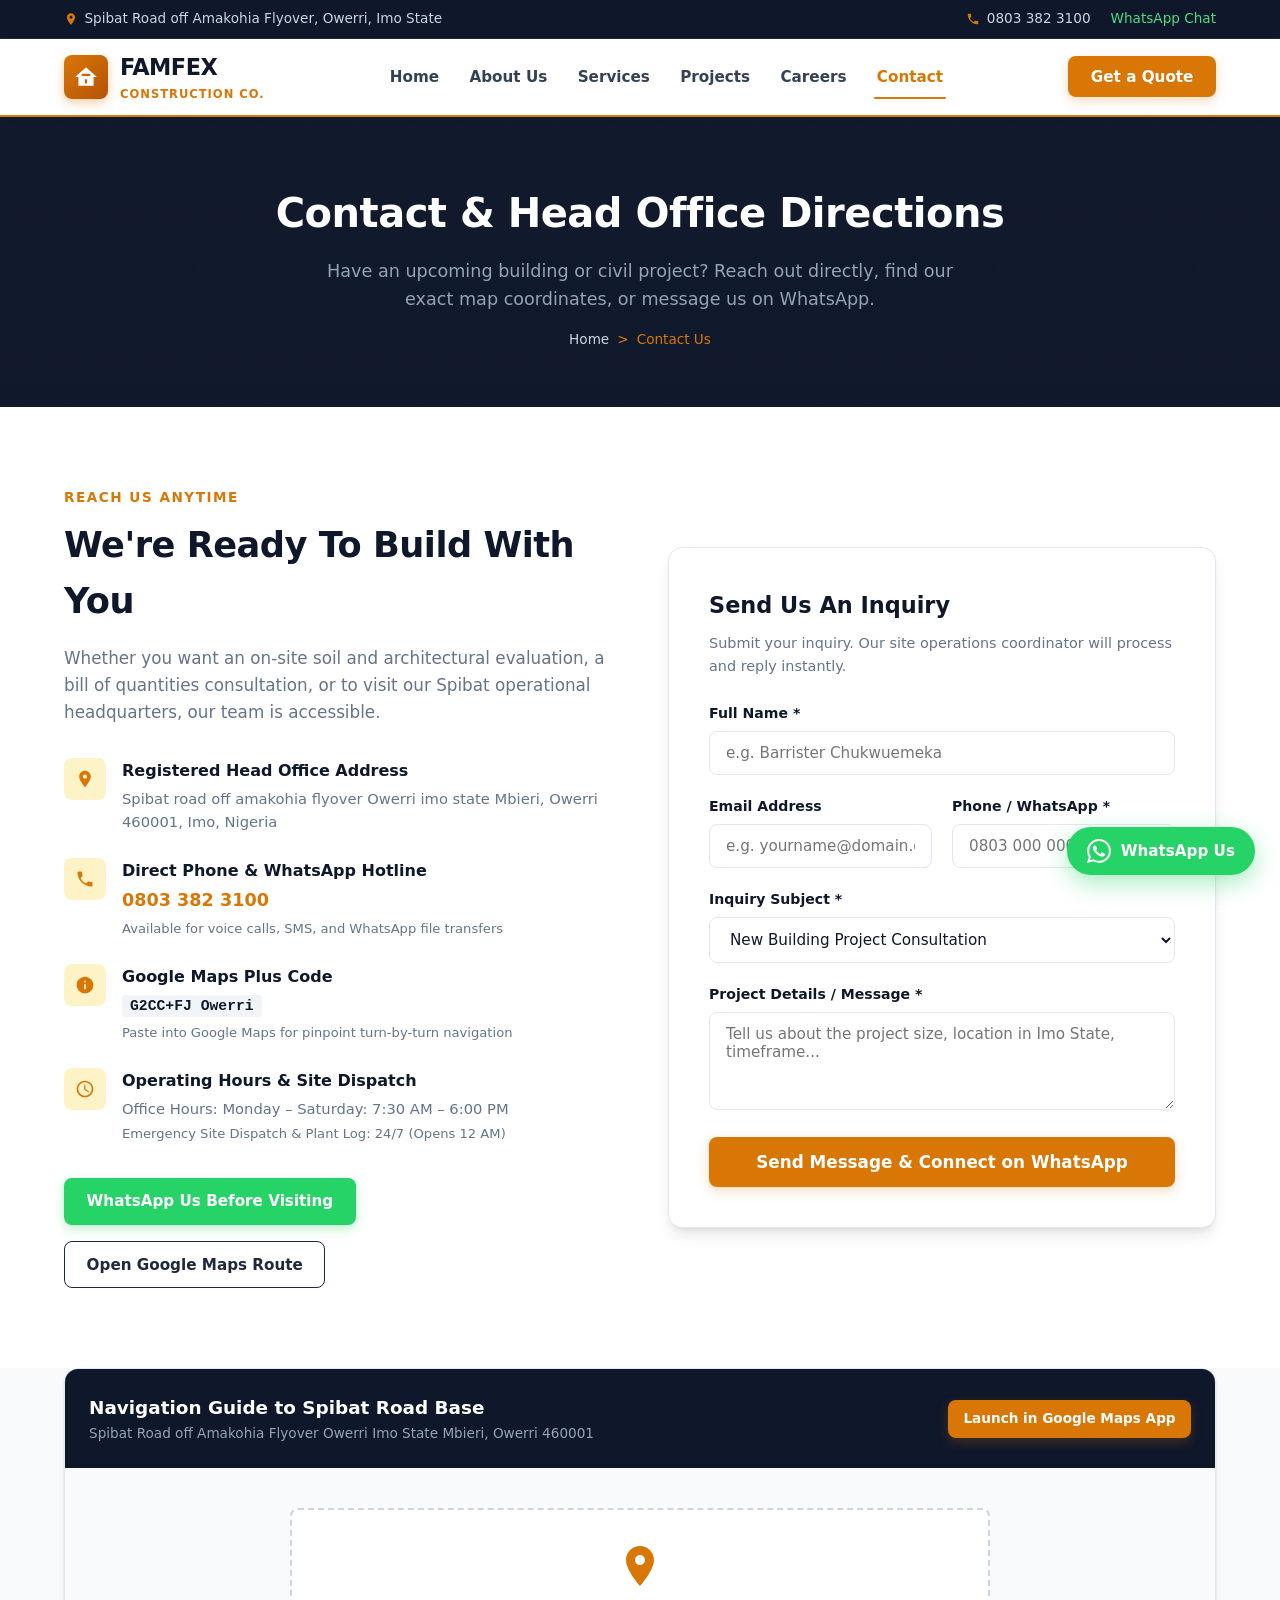
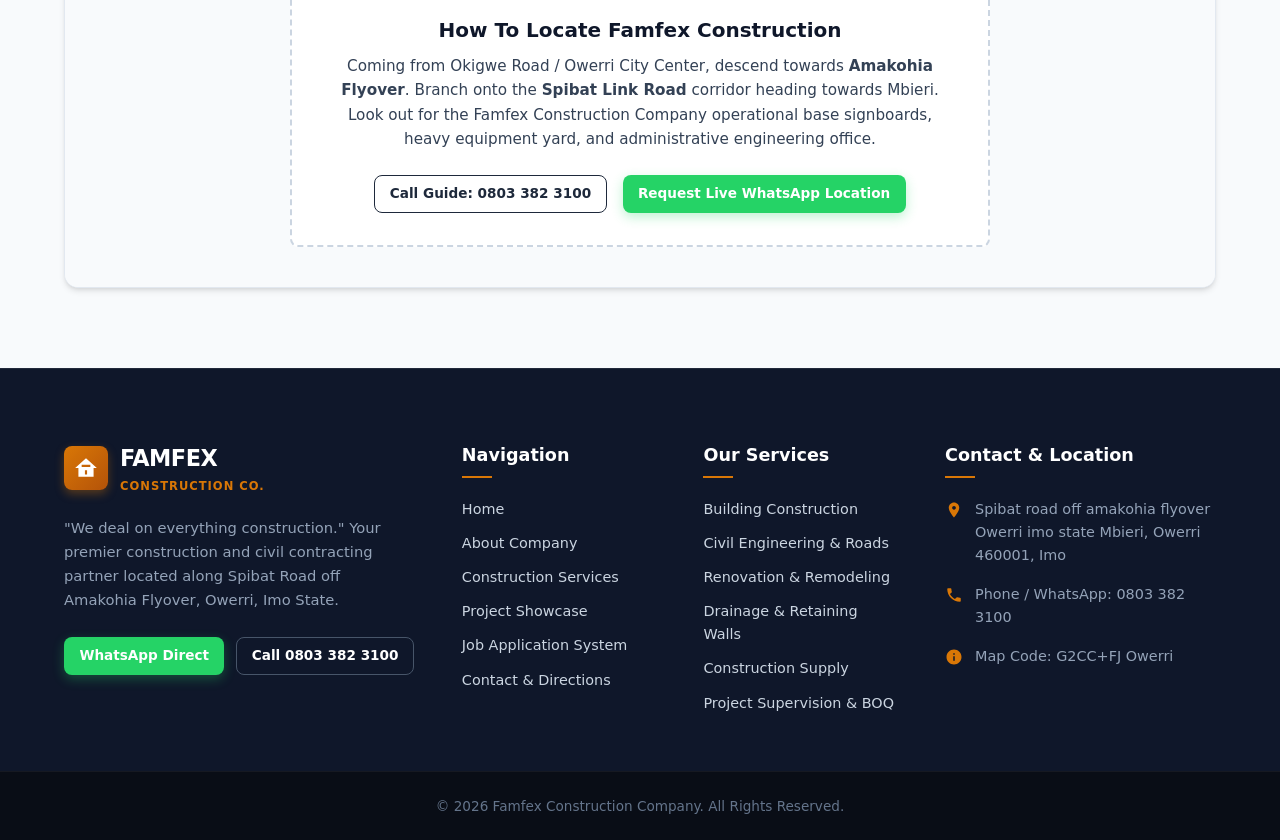
<file: contact.html>
<!DOCTYPE html>
<html lang="en">
<head>
  <meta charset="UTF-8">
  <meta name="viewport" content="width=device-width, initial-scale=1.0">
  <title>Contact & Office Directions | Famfex Construction Company</title>
  <meta name="description" content="Contact Famfex Construction Company. Spibat Road off Amakohia Flyover, Owerri, Imo State Mbieri, Owerri 460001. Tel / WhatsApp: 0803 382 3100. Plus Code: G2CC+FJ Owerri.">
  <link rel="stylesheet" href="css/style.css">
</head>
<body>

  <!-- Top Announcement Bar -->
  <div class="top-bar">
    <div class="container top-bar-content">
      <div class="top-bar-left">
        <div class="top-bar-item">
          <svg viewBox="0 0 24 24"><path d="M12 2C8.13 2 5 5.13 5 9c0 5.25 7 13 7 13s7-7.75 7-13c0-3.87-3.13-7-7-7zm0 9.5c-1.38 0-2.5-1.12-2.5-2.5s1.12-2.5 2.5-2.5 2.5 1.12 2.5 2.5-1.12 2.5-2.5 2.5z"/></svg>
          <span>Spibat Road off Amakohia Flyover, Owerri, Imo State</span>
        </div>
      </div>
      <div class="top-bar-right">
        <a href="tel:08033823100" class="top-bar-item">
          <svg viewBox="0 0 24 24"><path d="M6.62 10.79c1.44 2.83 3.76 5.14 6.59 6.59l2.2-2.2c.27-.27.67-.36 1.02-.24 1.12.37 2.33.57 3.57.57.55 0 1 .45 1 1V20c0 .55-.45 1-1 1-9.39 0-17-7.61-17-17 0-.55.45-1 1-1h3.5c.55 0 1 .45 1 1 0 1.25.2 2.45.57 3.57.11.35.03.74-.25 1.02l-2.2 2.2z"/></svg>
          <span>0803 382 3100</span>
        </a>
        <a href="https://wa.me/2348033823100" target="_blank" class="top-bar-item" style="color: #4ade80;">
          <span>WhatsApp Chat</span>
        </a>
      </div>
    </div>
  </div>

  <!-- Navbar -->
  <header class="navbar">
    <div class="container nav-container">
      <a href="index.html" class="brand-logo">
        <div class="logo-icon">
          <svg viewBox="0 0 24 24"><path d="M12 3L2 12h3v8h14v-8h3L12 3zm1 15h-2v-4h2v4zm3-7H8V9h8v2z"/></svg>
        </div>
        <div class="brand-text">
          <span class="brand-name">Famfex</span>
          <span class="brand-tagline">Construction Co.</span>
        </div>
      </a>

      <nav class="nav-menu" id="navMenu">
        <a href="index.html" class="nav-link">Home</a>
        <a href="about.html" class="nav-link">About Us</a>
        <a href="services.html" class="nav-link">Services</a>
        <a href="projects.html" class="nav-link">Projects</a>
        <a href="careers.html" class="nav-link">Careers</a>
        <a href="contact.html" class="nav-link active">Contact</a>
      </nav>

      <div class="nav-cta">
        <button class="btn btn-primary open-quote-modal">Get a Quote</button>
      </div>

      <button class="menu-toggle" id="menuToggle" aria-label="Toggle navigation">
        <svg width="28" height="28" viewBox="0 0 24 24" fill="none" stroke="currentColor" stroke-width="2.2" stroke-linecap="round" stroke-linejoin="round"><line x1="3" y1="12" x2="21" y2="12"></line><line x1="3" y1="6" x2="21" y2="6"></line><line x1="3" y1="18" x2="21" y2="18"></line></svg>
      </button>
    </div>
  </header>

  <!-- Page Hero -->
  <section class="page-hero">
    <div class="container">
      <h1>Contact & Head Office Directions</h1>
      <p>Have an upcoming building or civil project? Reach out directly, find our exact map coordinates, or message us on WhatsApp.</p>
      <div class="breadcrumbs">
        <a href="index.html">Home</a> &gt; <span>Contact Us</span>
      </div>
    </div>
  </section>

  <!-- Contact & Map Section -->
  <section class="section section-bg">
    <div class="container">
      <div class="about-split">

        <!-- Left: Full Contact Details & Direct Actions -->
        <div>
          <span class="section-tag">Reach Us Anytime</span>
          <h2 class="section-title">We're Ready To Build With You</h2>
          <p class="section-desc" style="margin-bottom: 2rem;">
            Whether you want an on-site soil and architectural evaluation, a bill of quantities consultation, or to visit our Spibat operational headquarters, our team is accessible.
          </p>

          <div class="location-detail-list">
            <!-- Address -->
            <div class="location-item">
              <div class="location-item-icon">
                <svg viewBox="0 0 24 24"><path d="M12 2C8.13 2 5 5.13 5 9c0 5.25 7 13 7 13s7-7.75 7-13c0-3.87-3.13-7-7-7zm0 9.5c-1.38 0-2.5-1.12-2.5-2.5s1.12-2.5 2.5-2.5 2.5 1.12 2.5 2.5-1.12 2.5-2.5 2.5z"/></svg>
              </div>
              <div class="location-item-text">
                <h4>Registered Head Office Address</h4>
                <p>Spibat road off amakohia flyover Owerri imo state Mbieri, Owerri 460001, Imo, Nigeria</p>
              </div>
            </div>

            <!-- Phone / WhatsApp -->
            <div class="location-item">
              <div class="location-item-icon">
                <svg viewBox="0 0 24 24"><path d="M6.62 10.79c1.44 2.83 3.76 5.14 6.59 6.59l2.2-2.2c.27-.27.67-.36 1.02-.24 1.12.37 2.33.57 3.57.57.55 0 1 .45 1 1V20c0 .55-.45 1-1 1-9.39 0-17-7.61-17-17 0-.55.45-1 1-1h3.5c.55 0 1 .45 1 1 0 1.25.2 2.45.57 3.57.11.35.03.74-.25 1.02l-2.2 2.2z"/></svg>
              </div>
              <div class="location-item-text">
                <h4>Direct Phone & WhatsApp Hotline</h4>
                <p><a href="tel:08033823100" style="color:var(--primary); font-weight:700; font-size:1.1rem;">0803 382 3100</a></p>
                <span style="font-size:0.82rem; color:var(--text-muted);">Available for voice calls, SMS, and WhatsApp file transfers</span>
              </div>
            </div>

            <!-- Google Plus Code -->
            <div class="location-item">
              <div class="location-item-icon">
                <svg viewBox="0 0 24 24"><path d="M12 2C6.48 2 2 6.48 2 12s4.48 10 10 10 10-4.48 10-10S17.52 2 12 2zm1 15h-2v-6h2v6zm0-8h-2V7h2v2z"/></svg>
              </div>
              <div class="location-item-text">
                <h4>Google Maps Plus Code</h4>
                <p><code style="background:#f1f5f9; padding:3px 8px; border-radius:4px; font-weight:700; color:var(--secondary-dark);">G2CC+FJ Owerri</code></p>
                <span style="font-size:0.82rem; color:var(--text-muted);">Paste into Google Maps for pinpoint turn-by-turn navigation</span>
              </div>
            </div>

            <!-- Operating Hours -->
            <div class="location-item">
              <div class="location-item-icon">
                <svg viewBox="0 0 24 24"><path d="M11.99 2C6.47 2 2 6.48 2 12s4.47 10 9.99 10C17.52 22 22 17.52 22 12S17.52 2 11.99 2zM12 20c-4.42 0-8-3.58-8-8s3.58-8 8-8 8 3.58 8 8-3.58 8-8 8zm.5-13H11v6l5.25 3.15.75-1.23-4.5-2.67z"/></svg>
              </div>
              <div class="location-item-text">
                <h4>Operating Hours & Site Dispatch</h4>
                <p>Office Hours: Monday – Saturday: 7:30 AM – 6:00 PM</p>
                <span style="font-size:0.82rem; color:var(--text-muted);">Emergency Site Dispatch & Plant Log: 24/7 (Opens 12 AM)</span>
              </div>
            </div>
          </div>

          <div style="margin-top: 2rem; display:flex; gap:1rem; flex-wrap:wrap;">
            <a href="https://wa.me/2348033823100?text=Hello%20Famfex%20team,%20I%20am%20heading%20to%20your%20office%20at%20Spibat%20Road." target="_blank" class="btn btn-whatsapp">
              WhatsApp Us Before Visiting
            </a>
            <a href="https://maps.app.goo.gl/hHM6whXGYvv9Z1wL7" target="_blank" rel="noopener noreferrer" class="btn btn-outline">
              Open Google Maps Route
            </a>
          </div>
        </div>

        <!-- Right: Message Form -->
        <div class="location-card">
          <h3 style="font-size: 1.4rem; color: var(--secondary-dark); margin-bottom: 0.5rem;">Send Us An Inquiry</h3>
          <p style="color: var(--text-muted); font-size: 0.9rem; margin-bottom: 1.5rem;">
            Submit your inquiry. Our site operations coordinator will process and reply instantly.
          </p>

          <div id="contactNotice" class="notice-success">
            <strong>Inquiry Processed!</strong> Redirecting your request to WhatsApp for instant engineer dispatch...
          </div>

          <form id="contactForm">
            <div class="form-group">
              <label class="form-label">Full Name *</label>
              <input type="text" id="contactName" class="form-control" placeholder="e.g. Barrister Chukwuemeka" required>
            </div>

            <div class="form-row">
              <div class="form-group">
                <label class="form-label">Email Address</label>
                <input type="email" id="contactEmail" class="form-control" placeholder="e.g. yourname@domain.com">
              </div>
              <div class="form-group">
                <label class="form-label">Phone / WhatsApp *</label>
                <input type="tel" id="contactPhone" class="form-control" placeholder="0803 000 0000" required>
              </div>
            </div>

            <div class="form-group">
              <label class="form-label">Inquiry Subject *</label>
              <select id="contactSubject" class="form-control" required>
                <option value="New Building Project Consultation">New Building Project Consultation</option>
                <option value="Civil Engineering & Road Paving">Civil Engineering & Road Paving</option>
                <option value="Renovation & Modernization">Renovation & Modernization</option>
                <option value="Material Supply / Plant Leasing">Material Supply / Plant Leasing</option>
                <option value="Sub-contractor / Partnership">Sub-contractor / Partnership</option>
                <option value="General Question">General Question</option>
              </select>
            </div>

            <div class="form-group">
              <label class="form-label">Project Details / Message *</label>
              <textarea id="contactMessage" class="form-control" rows="4" placeholder="Tell us about the project size, location in Imo State, timeframe..." required></textarea>
            </div>

            <button type="submit" class="btn btn-primary btn-lg" style="width: 100%;">
              Send Message & Connect on WhatsApp
            </button>
          </form>
        </div>

      </div>
    </div>
  </section>

  <!-- Interactive Map Visual Section -->
  <section class="section" style="padding-top: 0;">
    <div class="container">
      <div style="background: #ffffff; border: 1px solid var(--border); border-radius: var(--radius-lg); overflow: hidden; box-shadow: var(--shadow-md);">
        <div style="padding: 1.5rem; background: var(--secondary-dark); color: white; display: flex; justify-content: space-between; align-items: center; flex-wrap: wrap; gap: 1rem;">
          <div>
            <h3 style="font-size: 1.15rem; color: #fff;">Navigation Guide to Spibat Road Base</h3>
            <p style="font-size: 0.85rem; color: #94a3b8;">Spibat Road off Amakohia Flyover Owerri Imo State Mbieri, Owerri 460001</p>
          </div>
          <div>
            <a href="https://maps.app.goo.gl/hHM6whXGYvv9Z1wL7" target="_blank" rel="noopener noreferrer" class="btn btn-primary btn-sm">
              Launch in Google Maps App
            </a>
          </div>
        </div>

        <!-- Styled Vector Map Representation of Amakohia Flyover / Spibat Junction -->
        <div style="padding: 2.5rem; background: #f8fafc; text-align: center;">
          <div style="max-width: 700px; margin: 0 auto; background: white; padding: 2rem; border-radius: var(--radius); border: 2px dashed #cbd5e1;">
            <svg width="48" height="48" viewBox="0 0 24 24" fill="var(--primary)" style="margin: 0 auto 1rem;"><path d="M12 2C8.13 2 5 5.13 5 9c0 5.25 7 13 7 13s7-7.75 7-13c0-3.87-3.13-7-7-7zm0 9.5c-1.38 0-2.5-1.12-2.5-2.5s1.12-2.5 2.5-2.5 2.5 1.12 2.5 2.5-1.12 2.5-2.5 2.5z"/></svg>
            <h4 style="font-size: 1.25rem; color: var(--secondary-dark); margin-bottom: 0.5rem;">How To Locate Famfex Construction</h4>
            <p style="font-size: 0.95rem; color: var(--secondary-light); line-height: 1.6; margin-bottom: 1.5rem;">
              Coming from Okigwe Road / Owerri City Center, descend towards <strong>Amakohia Flyover</strong>. Branch onto the <strong>Spibat Link Road</strong> corridor heading towards Mbieri. Look out for the Famfex Construction Company operational base signboards, heavy equipment yard, and administrative engineering office.
            </p>
            <div style="display:flex; justify-content:center; gap:1rem; flex-wrap:wrap;">
              <a href="tel:08033823100" class="btn btn-outline btn-sm">Call Guide: 0803 382 3100</a>
              <a href="https://wa.me/2348033823100?text=Hello%20Famfex,%20please%20send%20me%20your%20exact%20live%20WhatsApp%20location." target="_blank" class="btn btn-whatsapp btn-sm">Request Live WhatsApp Location</a>
            </div>
          </div>
        </div>
      </div>
    </div>
  </section>

  <!-- Footer -->
  <footer class="footer">
    <div class="container footer-grid">
      <div>
        <div class="footer-logo">
          <div class="logo-icon">
            <svg viewBox="0 0 24 24"><path d="M12 3L2 12h3v8h14v-8h3L12 3zm1 15h-2v-4h2v4zm3-7H8V9h8v2z"/></svg>
          </div>
          <div class="brand-text">
            <span class="brand-name" style="color: #fff;">Famfex</span>
            <span class="brand-tagline">Construction Co.</span>
          </div>
        </div>
        <p class="footer-desc">
          "We deal on everything construction." Your premier construction and civil contracting partner located along Spibat Road off Amakohia Flyover, Owerri, Imo State.
        </p>
        <div style="display: flex; gap: 0.75rem;">
          <a href="https://wa.me/2348033823100" target="_blank" class="btn btn-whatsapp btn-sm">WhatsApp Direct</a>
          <a href="tel:08033823100" class="btn btn-outline btn-sm" style="border-color: #475569; color: #fff;">Call 0803 382 3100</a>
        </div>
      </div>

      <div>
        <h4 class="footer-title">Navigation</h4>
        <ul class="footer-links">
          <li><a href="index.html">Home</a></li>
          <li><a href="about.html">About Company</a></li>
          <li><a href="services.html">Construction Services</a></li>
          <li><a href="projects.html">Project Showcase</a></li>
          <li><a href="careers.html">Job Application System</a></li>
          <li><a href="contact.html">Contact & Directions</a></li>
        </ul>
      </div>

      <div>
        <h4 class="footer-title">Our Services</h4>
        <ul class="footer-links">
          <li><a href="services.html#building">Building Construction</a></li>
          <li><a href="services.html#civil">Civil Engineering & Roads</a></li>
          <li><a href="services.html#renovation">Renovation & Remodeling</a></li>
          <li><a href="services.html#drainage">Drainage & Retaining Walls</a></li>
          <li><a href="services.html#materials">Construction Supply</a></li>
          <li><a href="services.html#consulting">Project Supervision & BOQ</a></li>
        </ul>
      </div>

      <div>
        <h4 class="footer-title">Contact & Location</h4>
        <div class="footer-contact-item">
          <svg viewBox="0 0 24 24"><path d="M12 2C8.13 2 5 5.13 5 9c0 5.25 7 13 7 13s7-7.75 7-13c0-3.87-3.13-7-7-7zm0 9.5c-1.38 0-2.5-1.12-2.5-2.5s1.12-2.5 2.5-2.5 2.5 1.12 2.5 2.5-1.12 2.5-2.5 2.5z"/></svg>
          <span>Spibat road off amakohia flyover Owerri imo state Mbieri, Owerri 460001, Imo</span>
        </div>
        <div class="footer-contact-item">
          <svg viewBox="0 0 24 24"><path d="M6.62 10.79c1.44 2.83 3.76 5.14 6.59 6.59l2.2-2.2c.27-.27.67-.36 1.02-.24 1.12.37 2.33.57 3.57.57.55 0 1 .45 1 1V20c0 .55-.45 1-1 1-9.39 0-17-7.61-17-17 0-.55.45-1 1-1h3.5c.55 0 1 .45 1 1 0 1.25.2 2.45.57 3.57.11.35.03.74-.25 1.02l-2.2 2.2z"/></svg>
          <span>Phone / WhatsApp: 0803 382 3100</span>
        </div>
        <div class="footer-contact-item">
          <svg viewBox="0 0 24 24"><path d="M12 2C6.48 2 2 6.48 2 12s4.48 10 10 10 10-4.48 10-10S17.52 2 12 2zm1 15h-2v-6h2v6zm0-8h-2V7h2v2z"/></svg>
          <span>Map Code: G2CC+FJ Owerri</span>
        </div>
      </div>
    </div>

    <div class="footer-bottom">
      <div class="container footer-bottom-content">
        <p>&copy; 2026 Famfex Construction Company. All Rights Reserved.</p>
        
      </div>
    </div>
  </footer>

  <!-- Floating WhatsApp Action Button -->
  <a href="https://wa.me/2348033823100?text=Hello%20Famfex%20Construction,%20I%20am%20chatting%20from%20your%20website%20and%20would%20like%20to%20discuss%20a%20project." target="_blank" class="float-whatsapp" aria-label="Chat on WhatsApp with Famfex Construction">
    <svg viewBox="0 0 24 24"><path d="M.057 24l1.687-6.163c-1.041-1.804-1.588-3.849-1.587-5.946.003-6.556 5.338-11.891 11.893-11.891 3.181.001 6.167 1.24 8.413 3.488 2.245 2.248 3.481 5.236 3.48 8.414-.003 6.557-5.338 11.892-11.893 11.892-1.99-.001-3.951-.5-5.688-1.448l-6.305 1.654zm6.597-3.807c1.676.995 3.276 1.591 5.392 1.592 5.448 0 9.886-4.434 9.889-9.885.002-5.462-4.415-9.89-9.881-9.892-5.452 0-9.887 4.434-9.889 9.884-.001 2.225.651 3.891 1.746 5.634l-.999 3.648 3.742-.981zm11.387-5.464c-.074-.124-.272-.198-.57-.347-.297-.149-1.758-.868-2.031-.967-.272-.099-.47-.149-.669.149-.198.297-.768.967-.941 1.165-.173.198-.347.223-.644.074-.297-.149-1.255-.462-2.39-1.475-.883-.788-1.48-1.761-1.653-2.059-.173-.297-.018-.458.13-.606.134-.133.297-.347.446-.521.151-.172.2-.296.3-.495.099-.198.05-.372-.025-.521-.075-.148-.669-1.611-.916-2.206-.242-.579-.487-.501-.669-.51l-.57-.01c-.198 0-.52.074-.792.372s-1.04 1.016-1.04 2.479 1.065 2.876 1.213 3.074c.149.198 2.095 3.2 5.076 4.487.709.306 1.263.489 1.694.626.712.226 1.36.194 1.872.118.571-.085 1.758-.719 2.006-1.413.248-.695.248-1.29.173-1.414z"/></svg>
    <span>WhatsApp Us</span>
  </a>

  <!-- Quick Quote Modal -->
  <div class="modal-overlay" id="quoteModal">
    <div class="modal-content">
      <button class="modal-close" id="closeQuoteModal">&times;</button>
      <h3 style="font-size: 1.5rem; color: var(--secondary-dark); margin-bottom: 0.5rem;">Request Instant Project Quote</h3>
      <p style="color: var(--text-muted); font-size: 0.9rem; margin-bottom: 1.5rem;">
        Fill out your requirements below. Our lead estimator will review and connect with you on WhatsApp immediately.
      </p>

      <div id="quoteNotice" class="notice-success"></div>

      <form id="quickQuoteForm">
        <div class="form-row">
          <div class="form-group">
            <label class="form-label">Full Name *</label>
            <input type="text" id="qName" class="form-control" placeholder="e.g. Chief Collins" required>
          </div>
          <div class="form-group">
            <label class="form-label">Phone / WhatsApp Number *</label>
            <input type="tel" id="qPhone" class="form-control" placeholder="e.g. 0803 000 0000" required>
          </div>
        </div>

        <div class="form-group">
          <label class="form-label">Service Required</label>
          <select id="qService" class="form-control">
            <option value="Residential Building Construction">Residential Building Construction</option>
            <option value="Commercial Complex Construction">Commercial Complex Construction</option>
            <option value="Civil Engineering & Road Paving">Civil Engineering & Road Paving</option>
            <option value="Renovation & Modernization">Building Renovation & Modernization</option>
            <option value="Drainage & Retaining Wall Works">Drainage & Retaining Wall Works</option>
            <option value="General Construction Consultation">General Construction Consultation</option>
          </select>
        </div>

        <div class="form-group">
          <label class="form-label">Project Details / Location in Imo State</label>
          <textarea id="qDetails" class="form-control" rows="3" placeholder="Briefly describe the site location, size of land, or specific building requirements..."></textarea>
        </div>

        <button type="submit" class="btn btn-primary btn-lg" style="width: 100%;">
          Submit & Connect on WhatsApp
        </button>
      </form>
    </div>
  </div>

  <script src="js/main.js"></script>
</body>
</html>
</file>
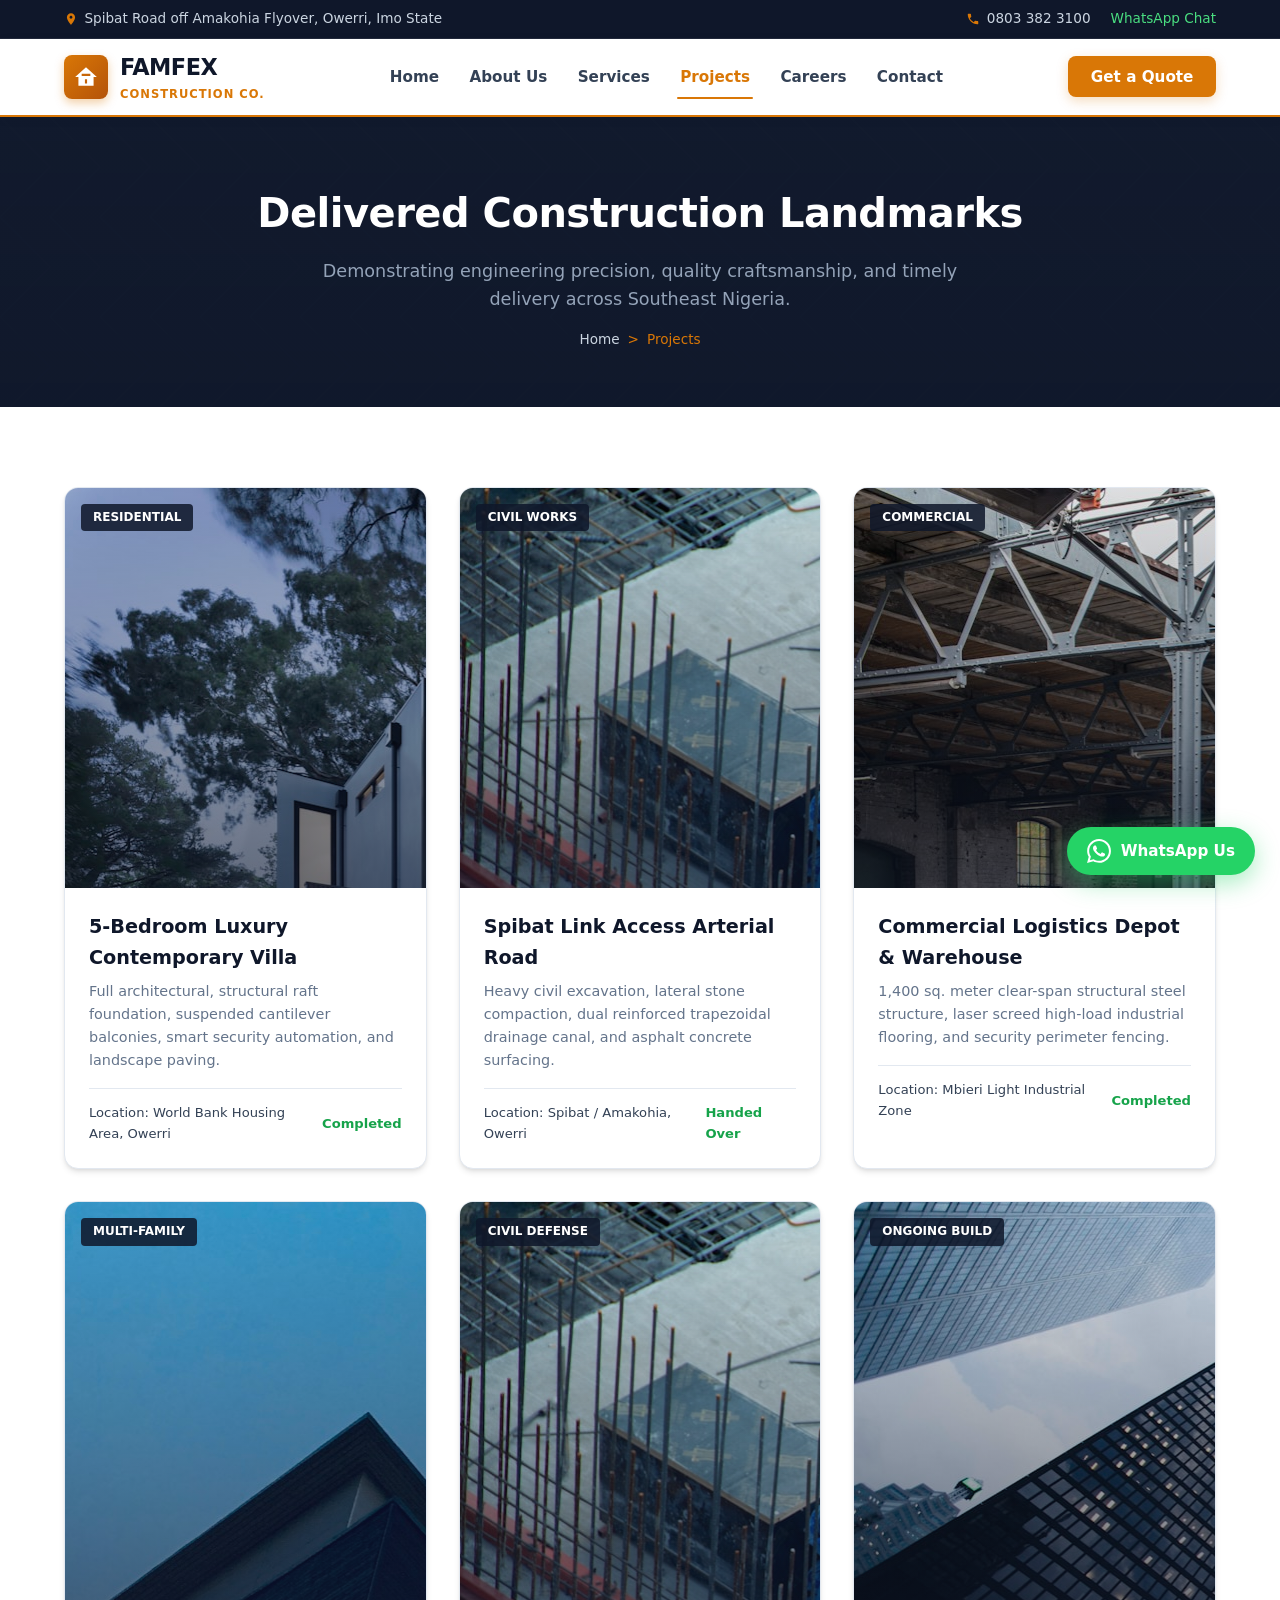
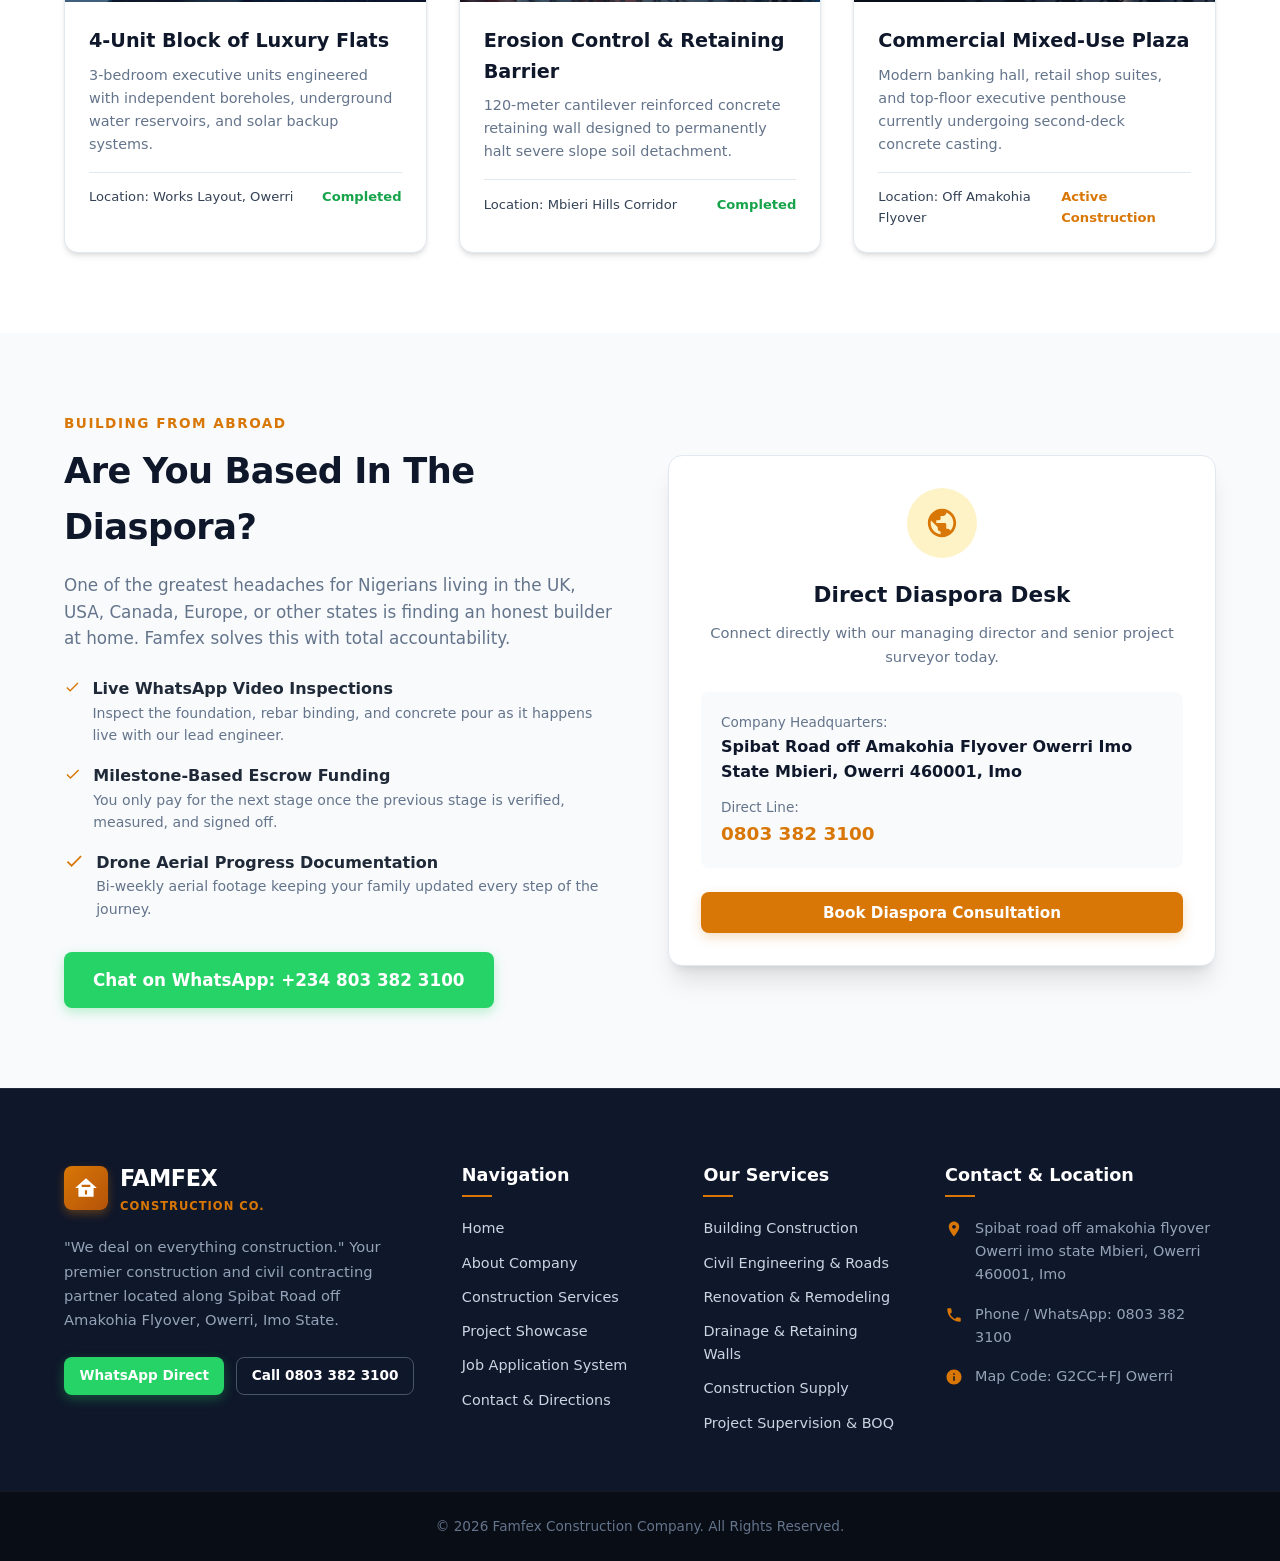
<file: projects.html>
<!DOCTYPE html>
<html lang="en">
<head>
  <meta charset="UTF-8">
  <meta name="viewport" content="width=device-width, initial-scale=1.0">
  <title>Projects Portfolio | Famfex Construction Company - Owerri</title>
  <meta name="description" content="Explore Famfex Construction Company's delivered projects across Owerri, Imo State: luxury residences, road paving, industrial warehouses, and commercial edifices.">
  <link rel="stylesheet" href="css/style.css">
</head>
<body>

  <!-- Top Announcement Bar -->
  <div class="top-bar">
    <div class="container top-bar-content">
      <div class="top-bar-left">
        <div class="top-bar-item">
          <svg viewBox="0 0 24 24"><path d="M12 2C8.13 2 5 5.13 5 9c0 5.25 7 13 7 13s7-7.75 7-13c0-3.87-3.13-7-7-7zm0 9.5c-1.38 0-2.5-1.12-2.5-2.5s1.12-2.5 2.5-2.5 2.5 1.12 2.5 2.5-1.12 2.5-2.5 2.5z"/></svg>
          <span>Spibat Road off Amakohia Flyover, Owerri, Imo State</span>
        </div>
      </div>
      <div class="top-bar-right">
        <a href="tel:08033823100" class="top-bar-item">
          <svg viewBox="0 0 24 24"><path d="M6.62 10.79c1.44 2.83 3.76 5.14 6.59 6.59l2.2-2.2c.27-.27.67-.36 1.02-.24 1.12.37 2.33.57 3.57.57.55 0 1 .45 1 1V20c0 .55-.45 1-1 1-9.39 0-17-7.61-17-17 0-.55.45-1 1-1h3.5c.55 0 1 .45 1 1 0 1.25.2 2.45.57 3.57.11.35.03.74-.25 1.02l-2.2 2.2z"/></svg>
          <span>0803 382 3100</span>
        </a>
        <a href="https://wa.me/2348033823100" target="_blank" class="top-bar-item" style="color: #4ade80;">
          <span>WhatsApp Chat</span>
        </a>
      </div>
    </div>
  </div>

  <!-- Navbar -->
  <header class="navbar">
    <div class="container nav-container">
      <a href="index.html" class="brand-logo">
        <div class="logo-icon">
          <svg viewBox="0 0 24 24"><path d="M12 3L2 12h3v8h14v-8h3L12 3zm1 15h-2v-4h2v4zm3-7H8V9h8v2z"/></svg>
        </div>
        <div class="brand-text">
          <span class="brand-name">Famfex</span>
          <span class="brand-tagline">Construction Co.</span>
        </div>
      </a>

      <nav class="nav-menu" id="navMenu">
        <a href="index.html" class="nav-link">Home</a>
        <a href="about.html" class="nav-link">About Us</a>
        <a href="services.html" class="nav-link">Services</a>
        <a href="projects.html" class="nav-link active">Projects</a>
        <a href="careers.html" class="nav-link">Careers</a>
        <a href="contact.html" class="nav-link">Contact</a>
      </nav>

      <div class="nav-cta">
        <button class="btn btn-primary open-quote-modal">Get a Quote</button>
      </div>

      <button class="menu-toggle" id="menuToggle" aria-label="Toggle navigation">
        <svg width="28" height="28" viewBox="0 0 24 24" fill="none" stroke="currentColor" stroke-width="2.2" stroke-linecap="round" stroke-linejoin="round"><line x1="3" y1="12" x2="21" y2="12"></line><line x1="3" y1="6" x2="21" y2="6"></line><line x1="3" y1="18" x2="21" y2="18"></line></svg>
      </button>
    </div>
  </header>

  <!-- Page Hero -->
  <section class="page-hero">
    <div class="container">
      <h1>Delivered Construction Landmarks</h1>
      <p>Demonstrating engineering precision, quality craftsmanship, and timely delivery across Southeast Nigeria.</p>
      <div class="breadcrumbs">
        <a href="index.html">Home</a> &gt; <span>Projects</span>
      </div>
    </div>
  </section>

  <!-- Gallery Section -->
  <section class="section section-bg">
    <div class="container">

      <div class="grid-3">
        <!-- Project 1 -->
        <div class="portfolio-card">
          <div class="portfolio-img" style="background: linear-gradient(rgba(15,23,42,0.35), rgba(15,23,42,0.85)), url('data:image/svg+xml;utf8,<svg xmlns=\'http://www.w3.org/2000/svg\' width=\'400\' height=\'250\' viewBox=\'0 0 400 250\'><rect fill=\'%23334155\' width=\'400\' height=\'250\'/><rect x=\'50\' y=\'50\' width=\'300\' height=\'170\' fill=\'%23e2e8f0\'/><rect x=\'70\' y=\'70\' width=\'60\' height=\'60\' fill=\'%230284c7\'/><rect x=\'150\' y=\'70\' width=\'60\' height=\'60\' fill=\'%230284c7\'/><rect x=\'230\' y=\'70\' width=\'60\' height=\'60\' fill=\'%230284c7\'/><rect x=\'150\' y=\'150\' width=\'60\' height=\'70\' fill=\'%23d97706\'/></svg>');">
            <span class="portfolio-tag">Residential</span>
          </div>
          <div class="portfolio-body">
            <h4>5-Bedroom Luxury Contemporary Villa</h4>
            <p>Full architectural, structural raft foundation, suspended cantilever balconies, smart security automation, and landscape paving.</p>
            <div class="portfolio-meta">
              <span>Location: World Bank Housing Area, Owerri</span>
              <strong style="color:var(--success);">Completed</strong>
            </div>
          </div>
        </div>

        <!-- Project 2 -->
        <div class="portfolio-card">
          <div class="portfolio-img" style="background: linear-gradient(rgba(15,23,42,0.35), rgba(15,23,42,0.85)), url('data:image/svg+xml;utf8,<svg xmlns=\'http://www.w3.org/2000/svg\' width=\'400\' height=\'250\' viewBox=\'0 0 400 250\'><rect fill=\'%231e293b\' width=\'400\' height=\'250\'/><polygon points=\'50,250 150,80 250,80 350,250\' fill=\'%23475569\'/><rect x=\'190\' y=\'80\' width=\'20\' height=\'170\' stroke=\'%23fbbf24\' stroke-width=\'4\' stroke-dasharray=\'15,10\'/></svg>');">
            <span class="portfolio-tag">Civil Works</span>
          </div>
          <div class="portfolio-body">
            <h4>Spibat Link Access Arterial Road</h4>
            <p>Heavy civil excavation, lateral stone compaction, dual reinforced trapezoidal drainage canal, and asphalt concrete surfacing.</p>
            <div class="portfolio-meta">
              <span>Location: Spibat / Amakohia, Owerri</span>
              <strong style="color:var(--success);">Handed Over</strong>
            </div>
          </div>
        </div>

        <!-- Project 3 -->
        <div class="portfolio-card">
          <div class="portfolio-img" style="background: linear-gradient(rgba(15,23,42,0.35), rgba(15,23,42,0.85)), url('data:image/svg+xml;utf8,<svg xmlns=\'http://www.w3.org/2000/svg\' width=\'400\' height=\'250\' viewBox=\'0 0 400 250\'><rect fill=\'%230f172a\' width=\'400\' height=\'250\'/><rect x=\'40\' y=\'90\' width=\'320\' height=\'130\' fill=\'%2364748b\'/><polygon points=\'30,90 200,30 370,90\' fill=\'%23d97706\'/></svg>');">
            <span class="portfolio-tag">Commercial</span>
          </div>
          <div class="portfolio-body">
            <h4>Commercial Logistics Depot & Warehouse</h4>
            <p>1,400 sq. meter clear-span structural steel structure, laser screed high-load industrial flooring, and security perimeter fencing.</p>
            <div class="portfolio-meta">
              <span>Location: Mbieri Light Industrial Zone</span>
              <strong style="color:var(--success);">Completed</strong>
            </div>
          </div>
        </div>

        <!-- Project 4 -->
        <div class="portfolio-card">
          <div class="portfolio-img" style="background: linear-gradient(rgba(15,23,42,0.35), rgba(15,23,42,0.85)), url('data:image/svg+xml;utf8,<svg xmlns=\'http://www.w3.org/2000/svg\' width=\'400\' height=\'250\' viewBox=\'0 0 400 250\'><rect fill=\'%23334155\' width=\'400\' height=\'250\'/><rect x=\'80\' y=\'40\' width=\'240\' height=\'180\' fill=\'%2394a3b8\'/><rect x=\'110\' y=\'60\' width=\'50\' height=\'40\' fill=\'%230284c7\'/><rect x=\'180\' y=\'60\' width=\'50\' height=\'40\' fill=\'%230284c7\'/><rect x=\'110\' y=\'120\' width=\'50\' height=\'40\' fill=\'%230284c7\'/><rect x=\'180\' y=\'120\' width=\'50\' height=\'40\' fill=\'%230284c7\'/></svg>');">
            <span class="portfolio-tag">Multi-Family</span>
          </div>
          <div class="portfolio-body">
            <h4>4-Unit Block of Luxury Flats</h4>
            <p>3-bedroom executive units engineered with independent boreholes, underground water reservoirs, and solar backup systems.</p>
            <div class="portfolio-meta">
              <span>Location: Works Layout, Owerri</span>
              <strong style="color:var(--success);">Completed</strong>
            </div>
          </div>
        </div>

        <!-- Project 5 -->
        <div class="portfolio-card">
          <div class="portfolio-img" style="background: linear-gradient(rgba(15,23,42,0.35), rgba(15,23,42,0.85)), url('data:image/svg+xml;utf8,<svg xmlns=\'http://www.w3.org/2000/svg\' width=\'400\' height=\'250\' viewBox=\'0 0 400 250\'><rect fill=\'%231e293b\' width=\'400\' height=\'250\'/><polygon points=\'100,240 160,100 240,100 300,240\' fill=\'%2364748b\'/><rect x=\'130\' y=\'180\' width=\'140\' height=\'40\' fill=\'%23d97706\'/></svg>');">
            <span class="portfolio-tag">Civil Defense</span>
          </div>
          <div class="portfolio-body">
            <h4>Erosion Control & Retaining Barrier</h4>
            <p>120-meter cantilever reinforced concrete retaining wall designed to permanently halt severe slope soil detachment.</p>
            <div class="portfolio-meta">
              <span>Location: Mbieri Hills Corridor</span>
              <strong style="color:var(--success);">Completed</strong>
            </div>
          </div>
        </div>

        <!-- Project 6 -->
        <div class="portfolio-card">
          <div class="portfolio-img" style="background: linear-gradient(rgba(15,23,42,0.35), rgba(15,23,42,0.85)), url('data:image/svg+xml;utf8,<svg xmlns=\'http://www.w3.org/2000/svg\' width=\'400\' height=\'250\' viewBox=\'0 0 400 250\'><rect fill=\'%230f172a\' width=\'400\' height=\'250\'/><rect x=\'60\' y=\'60\' width=\'280\' height=\'150\' fill=\'%23475569\'/><rect x=\'80\' y=\'80\' width=\'240\' height=\'110\' stroke=\'%23fbbf24\' stroke-width=\'4\' fill=\'none\'/></svg>');">
            <span class="portfolio-tag">Ongoing Build</span>
          </div>
          <div class="portfolio-body">
            <h4>Commercial Mixed-Use Plaza</h4>
            <p>Modern banking hall, retail shop suites, and top-floor executive penthouse currently undergoing second-deck concrete casting.</p>
            <div class="portfolio-meta">
              <span>Location: Off Amakohia Flyover</span>
              <strong style="color:var(--primary);">Active Construction</strong>
            </div>
          </div>
        </div>
      </div>

    </div>
  </section>

  <!-- Diaspora Remote Supervision Feature -->
  <section class="section">
    <div class="container about-split">
      <div>
        <span class="section-tag">Building From Abroad</span>
        <h2 class="section-title">Are You Based In The Diaspora?</h2>
        <p class="section-desc" style="margin-bottom: 1.5rem;">
          One of the greatest headaches for Nigerians living in the UK, USA, Canada, Europe, or other states is finding an honest builder at home. Famfex solves this with total accountability.
        </p>

        <div style="display:flex; flex-direction:column; gap:1rem;">
          <div style="display:flex; gap:0.75rem;">
            <svg width="22" height="22" viewBox="0 0 24 24" fill="var(--primary)"><path d="M9 16.2L4.8 12l-1.4 1.4L9 19 21 7l-1.4-1.4L9 16.2z"/></svg>
            <div>
              <strong>Live WhatsApp Video Inspections</strong>
              <p style="font-size:0.88rem; color:var(--text-muted);">Inspect the foundation, rebar binding, and concrete pour as it happens live with our lead engineer.</p>
            </div>
          </div>

          <div style="display:flex; gap:0.75rem;">
            <svg width="22" height="22" viewBox="0 0 24 24" fill="var(--primary)"><path d="M9 16.2L4.8 12l-1.4 1.4L9 19 21 7l-1.4-1.4L9 16.2z"/></svg>
            <div>
              <strong>Milestone-Based Escrow Funding</strong>
              <p style="font-size:0.88rem; color:var(--text-muted);">You only pay for the next stage once the previous stage is verified, measured, and signed off.</p>
            </div>
          </div>

          <div style="display:flex; gap:0.75rem;">
            <svg width="22" height="22" viewBox="0 0 24 24" fill="var(--primary)"><path d="M9 16.2L4.8 12l-1.4 1.4L9 19 21 7l-1.4-1.4L9 16.2z"/></svg>
            <div>
              <strong>Drone Aerial Progress Documentation</strong>
              <p style="font-size:0.88rem; color:var(--text-muted);">Bi-weekly aerial footage keeping your family updated every step of the journey.</p>
            </div>
          </div>
        </div>

        <div style="margin-top: 2rem;">
          <a href="https://wa.me/2348033823100?text=Hello%20Famfex,%20I%20am%20in%20the%20Diaspora%20and%20interested%20in%20building%20in%20Imo%20State." target="_blank" class="btn btn-whatsapp btn-lg">
            Chat on WhatsApp: +234 803 382 3100
          </a>
        </div>
      </div>

      <div style="background:#fff; border:1px solid var(--border); border-radius:var(--radius-lg); padding:2rem; box-shadow:var(--shadow-xl); text-align:center;">
        <div style="width:70px; height:70px; background:var(--primary-light); color:var(--primary); border-radius:50%; display:flex; align-items:center; justify-content:center; margin:0 auto 1.25rem;">
          <svg width="34" height="34" viewBox="0 0 24 24" fill="currentColor"><path d="M12 2C6.48 2 2 6.48 2 12s4.48 10 10 10 10-4.48 10-10S17.52 2 12 2zm-1 17.93c-3.95-.49-7-3.85-7-7.93 0-.62.08-1.21.21-1.79L9 15v1c0 1.1.9 2 2 2v1.93zm6.9-2.54c-.26-.81-1-1.39-1.9-1.39h-1v-3c0-.55-.45-1-1-1H8v-2h2c.55 0 1-.45 1-1V7h2c1.1 0 2-.9 2-2v-.41c2.93 1.19 5 4.06 5 7.41 0 2.08-.8 3.97-2.1 5.39z"/></svg>
        </div>
        <h3 style="font-size:1.35rem; color:var(--secondary-dark); margin-bottom:0.5rem;">Direct Diaspora Desk</h3>
        <p style="color:var(--text-muted); font-size:0.92rem; margin-bottom:1.5rem;">
          Connect directly with our managing director and senior project surveyor today.
        </p>
        <div style="background:var(--bg-light); border-radius:var(--radius); padding:1.25rem; margin-bottom:1.5rem; text-align:left;">
          <div style="font-size:0.85rem; color:var(--text-muted);">Company Headquarters:</div>
          <strong style="color:var(--secondary-dark); display:block; margin-bottom:0.75rem;">Spibat Road off Amakohia Flyover Owerri Imo State Mbieri, Owerri 460001, Imo</strong>
          <div style="font-size:0.85rem; color:var(--text-muted);">Direct Line:</div>
          <strong style="color:var(--primary); font-size:1.15rem;">0803 382 3100</strong>
        </div>
        <button class="btn btn-primary open-quote-modal" style="width:100%;">Book Diaspora Consultation</button>
      </div>
    </div>
  </section>

  <!-- Footer -->
  <footer class="footer">
    <div class="container footer-grid">
      <div>
        <div class="footer-logo">
          <div class="logo-icon">
            <svg viewBox="0 0 24 24"><path d="M12 3L2 12h3v8h14v-8h3L12 3zm1 15h-2v-4h2v4zm3-7H8V9h8v2z"/></svg>
          </div>
          <div class="brand-text">
            <span class="brand-name" style="color: #fff;">Famfex</span>
            <span class="brand-tagline">Construction Co.</span>
          </div>
        </div>
        <p class="footer-desc">
          "We deal on everything construction." Your premier construction and civil contracting partner located along Spibat Road off Amakohia Flyover, Owerri, Imo State.
        </p>
        <div style="display: flex; gap: 0.75rem;">
          <a href="https://wa.me/2348033823100" target="_blank" class="btn btn-whatsapp btn-sm">WhatsApp Direct</a>
          <a href="tel:08033823100" class="btn btn-outline btn-sm" style="border-color: #475569; color: #fff;">Call 0803 382 3100</a>
        </div>
      </div>

      <div>
        <h4 class="footer-title">Navigation</h4>
        <ul class="footer-links">
          <li><a href="index.html">Home</a></li>
          <li><a href="about.html">About Company</a></li>
          <li><a href="services.html">Construction Services</a></li>
          <li><a href="projects.html">Project Showcase</a></li>
          <li><a href="careers.html">Job Application System</a></li>
          <li><a href="contact.html">Contact & Directions</a></li>
        </ul>
      </div>

      <div>
        <h4 class="footer-title">Our Services</h4>
        <ul class="footer-links">
          <li><a href="services.html#building">Building Construction</a></li>
          <li><a href="services.html#civil">Civil Engineering & Roads</a></li>
          <li><a href="services.html#renovation">Renovation & Remodeling</a></li>
          <li><a href="services.html#drainage">Drainage & Retaining Walls</a></li>
          <li><a href="services.html#materials">Construction Supply</a></li>
          <li><a href="services.html#consulting">Project Supervision & BOQ</a></li>
        </ul>
      </div>

      <div>
        <h4 class="footer-title">Contact & Location</h4>
        <div class="footer-contact-item">
          <svg viewBox="0 0 24 24"><path d="M12 2C8.13 2 5 5.13 5 9c0 5.25 7 13 7 13s7-7.75 7-13c0-3.87-3.13-7-7-7zm0 9.5c-1.38 0-2.5-1.12-2.5-2.5s1.12-2.5 2.5-2.5 2.5 1.12 2.5 2.5-1.12 2.5-2.5 2.5z"/></svg>
          <span>Spibat road off amakohia flyover Owerri imo state Mbieri, Owerri 460001, Imo</span>
        </div>
        <div class="footer-contact-item">
          <svg viewBox="0 0 24 24"><path d="M6.62 10.79c1.44 2.83 3.76 5.14 6.59 6.59l2.2-2.2c.27-.27.67-.36 1.02-.24 1.12.37 2.33.57 3.57.57.55 0 1 .45 1 1V20c0 .55-.45 1-1 1-9.39 0-17-7.61-17-17 0-.55.45-1 1-1h3.5c.55 0 1 .45 1 1 0 1.25.2 2.45.57 3.57.11.35.03.74-.25 1.02l-2.2 2.2z"/></svg>
          <span>Phone / WhatsApp: 0803 382 3100</span>
        </div>
        <div class="footer-contact-item">
          <svg viewBox="0 0 24 24"><path d="M12 2C6.48 2 2 6.48 2 12s4.48 10 10 10 10-4.48 10-10S17.52 2 12 2zm1 15h-2v-6h2v6zm0-8h-2V7h2v2z"/></svg>
          <span>Map Code: G2CC+FJ Owerri</span>
        </div>
      </div>
    </div>

    <div class="footer-bottom">
      <div class="container footer-bottom-content">
        <p>&copy; 2026 Famfex Construction Company. All Rights Reserved.</p>
        
      </div>
    </div>
  </footer>

  <!-- Floating WhatsApp Action Button -->
  <a href="https://wa.me/2348033823100?text=Hello%20Famfex%20Construction,%20I%20am%20chatting%20from%20your%20website%20and%20would%20like%20to%20discuss%20a%20project." target="_blank" class="float-whatsapp" aria-label="Chat on WhatsApp with Famfex Construction">
    <svg viewBox="0 0 24 24"><path d="M.057 24l1.687-6.163c-1.041-1.804-1.588-3.849-1.587-5.946.003-6.556 5.338-11.891 11.893-11.891 3.181.001 6.167 1.24 8.413 3.488 2.245 2.248 3.481 5.236 3.48 8.414-.003 6.557-5.338 11.892-11.893 11.892-1.99-.001-3.951-.5-5.688-1.448l-6.305 1.654zm6.597-3.807c1.676.995 3.276 1.591 5.392 1.592 5.448 0 9.886-4.434 9.889-9.885.002-5.462-4.415-9.89-9.881-9.892-5.452 0-9.887 4.434-9.889 9.884-.001 2.225.651 3.891 1.746 5.634l-.999 3.648 3.742-.981zm11.387-5.464c-.074-.124-.272-.198-.57-.347-.297-.149-1.758-.868-2.031-.967-.272-.099-.47-.149-.669.149-.198.297-.768.967-.941 1.165-.173.198-.347.223-.644.074-.297-.149-1.255-.462-2.39-1.475-.883-.788-1.48-1.761-1.653-2.059-.173-.297-.018-.458.13-.606.134-.133.297-.347.446-.521.151-.172.2-.296.3-.495.099-.198.05-.372-.025-.521-.075-.148-.669-1.611-.916-2.206-.242-.579-.487-.501-.669-.51l-.57-.01c-.198 0-.52.074-.792.372s-1.04 1.016-1.04 2.479 1.065 2.876 1.213 3.074c.149.198 2.095 3.2 5.076 4.487.709.306 1.263.489 1.694.626.712.226 1.36.194 1.872.118.571-.085 1.758-.719 2.006-1.413.248-.695.248-1.29.173-1.414z"/></svg>
    <span>WhatsApp Us</span>
  </a>

  <!-- Quick Quote Modal -->
  <div class="modal-overlay" id="quoteModal">
    <div class="modal-content">
      <button class="modal-close" id="closeQuoteModal">&times;</button>
      <h3 style="font-size: 1.5rem; color: var(--secondary-dark); margin-bottom: 0.5rem;">Request Instant Project Quote</h3>
      <p style="color: var(--text-muted); font-size: 0.9rem; margin-bottom: 1.5rem;">
        Fill out your requirements below. Our lead estimator will review and connect with you on WhatsApp immediately.
      </p>

      <div id="quoteNotice" class="notice-success"></div>

      <form id="quickQuoteForm">
        <div class="form-row">
          <div class="form-group">
            <label class="form-label">Full Name *</label>
            <input type="text" id="qName" class="form-control" placeholder="e.g. Chief Collins" required>
          </div>
          <div class="form-group">
            <label class="form-label">Phone / WhatsApp Number *</label>
            <input type="tel" id="qPhone" class="form-control" placeholder="e.g. 0803 000 0000" required>
          </div>
        </div>

        <div class="form-group">
          <label class="form-label">Service Required</label>
          <select id="qService" class="form-control">
            <option value="Residential Building Construction">Residential Building Construction</option>
            <option value="Commercial Complex Construction">Commercial Complex Construction</option>
            <option value="Civil Engineering & Road Paving">Civil Engineering & Road Paving</option>
            <option value="Renovation & Modernization">Building Renovation & Modernization</option>
            <option value="Drainage & Retaining Wall Works">Drainage & Retaining Wall Works</option>
            <option value="General Construction Consultation">General Construction Consultation</option>
          </select>
        </div>

        <div class="form-group">
          <label class="form-label">Project Details / Location in Imo State</label>
          <textarea id="qDetails" class="form-control" rows="3" placeholder="Briefly describe the site location, size of land, or specific building requirements..."></textarea>
        </div>

        <button type="submit" class="btn btn-primary btn-lg" style="width: 100%;">
          Submit & Connect on WhatsApp
        </button>
      </form>
    </div>
  </div>

  <script src="js/main.js"></script>
</body>
</html>
</file>
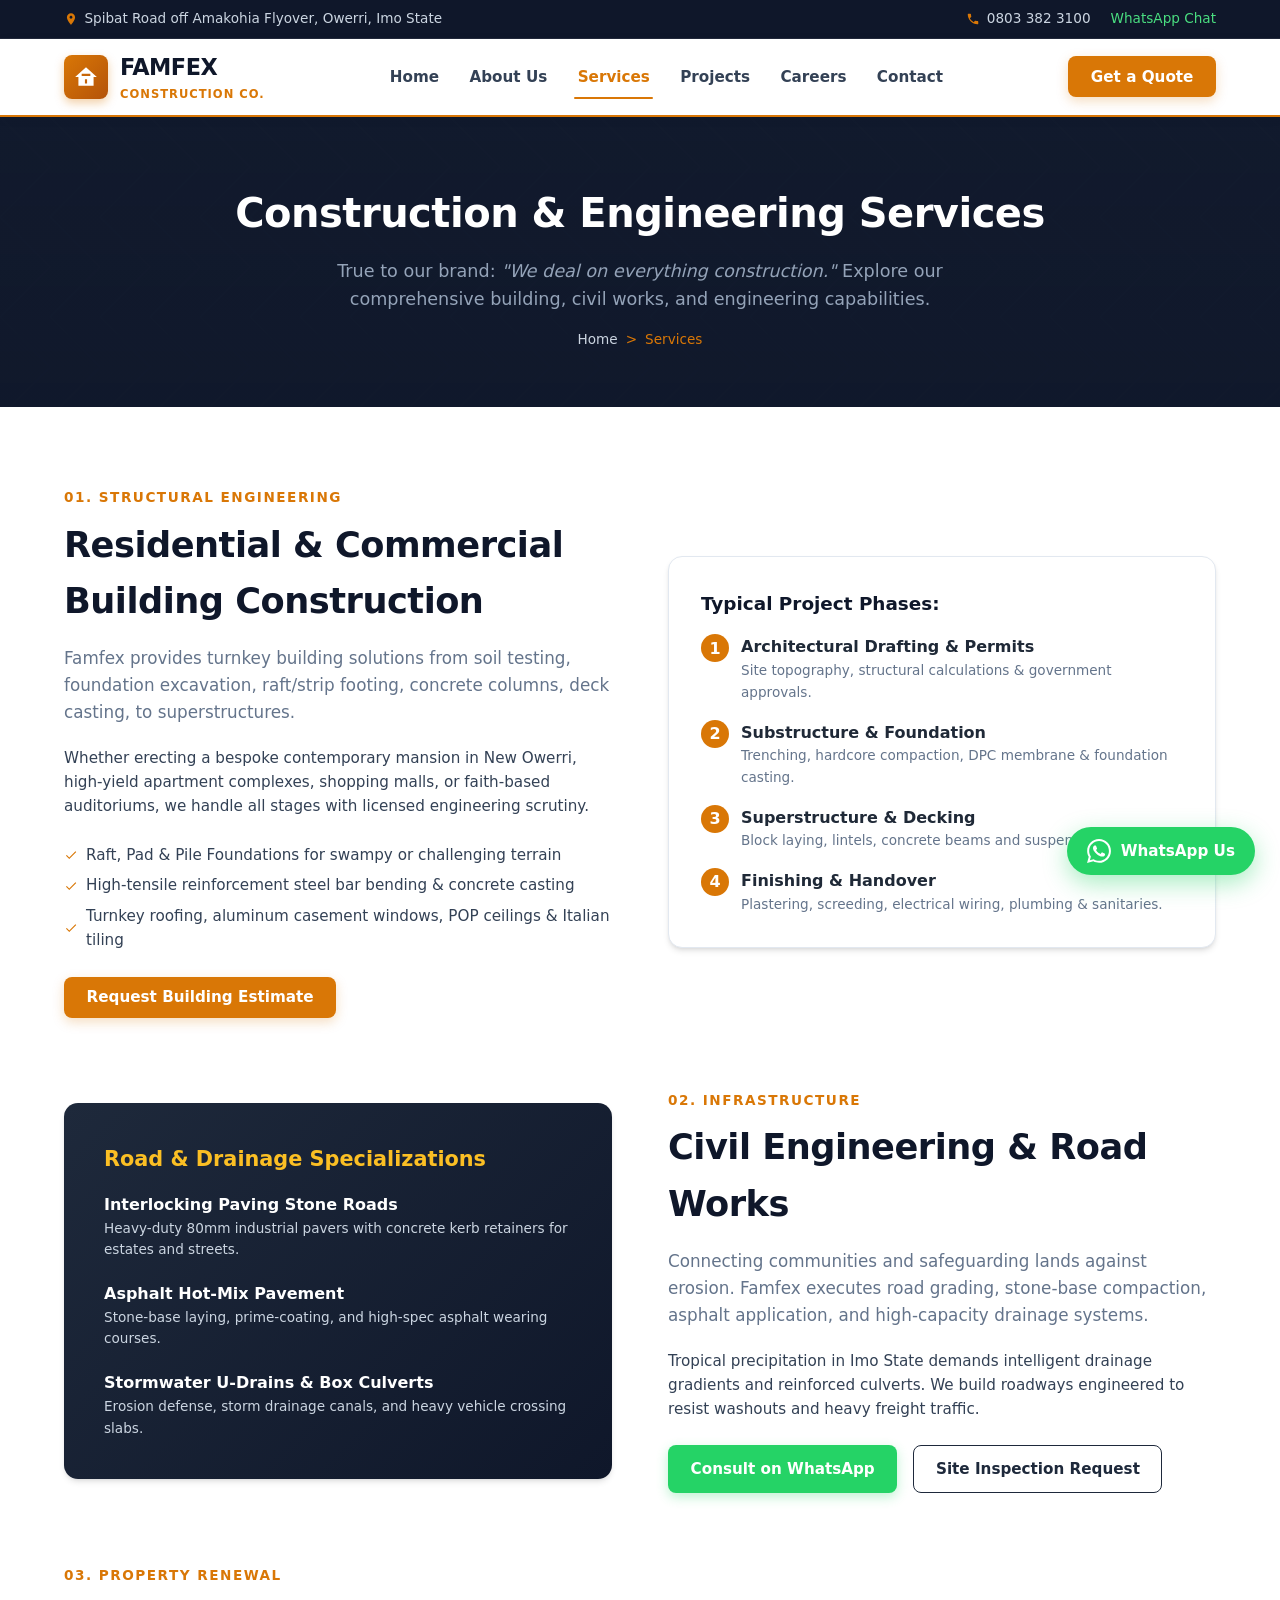
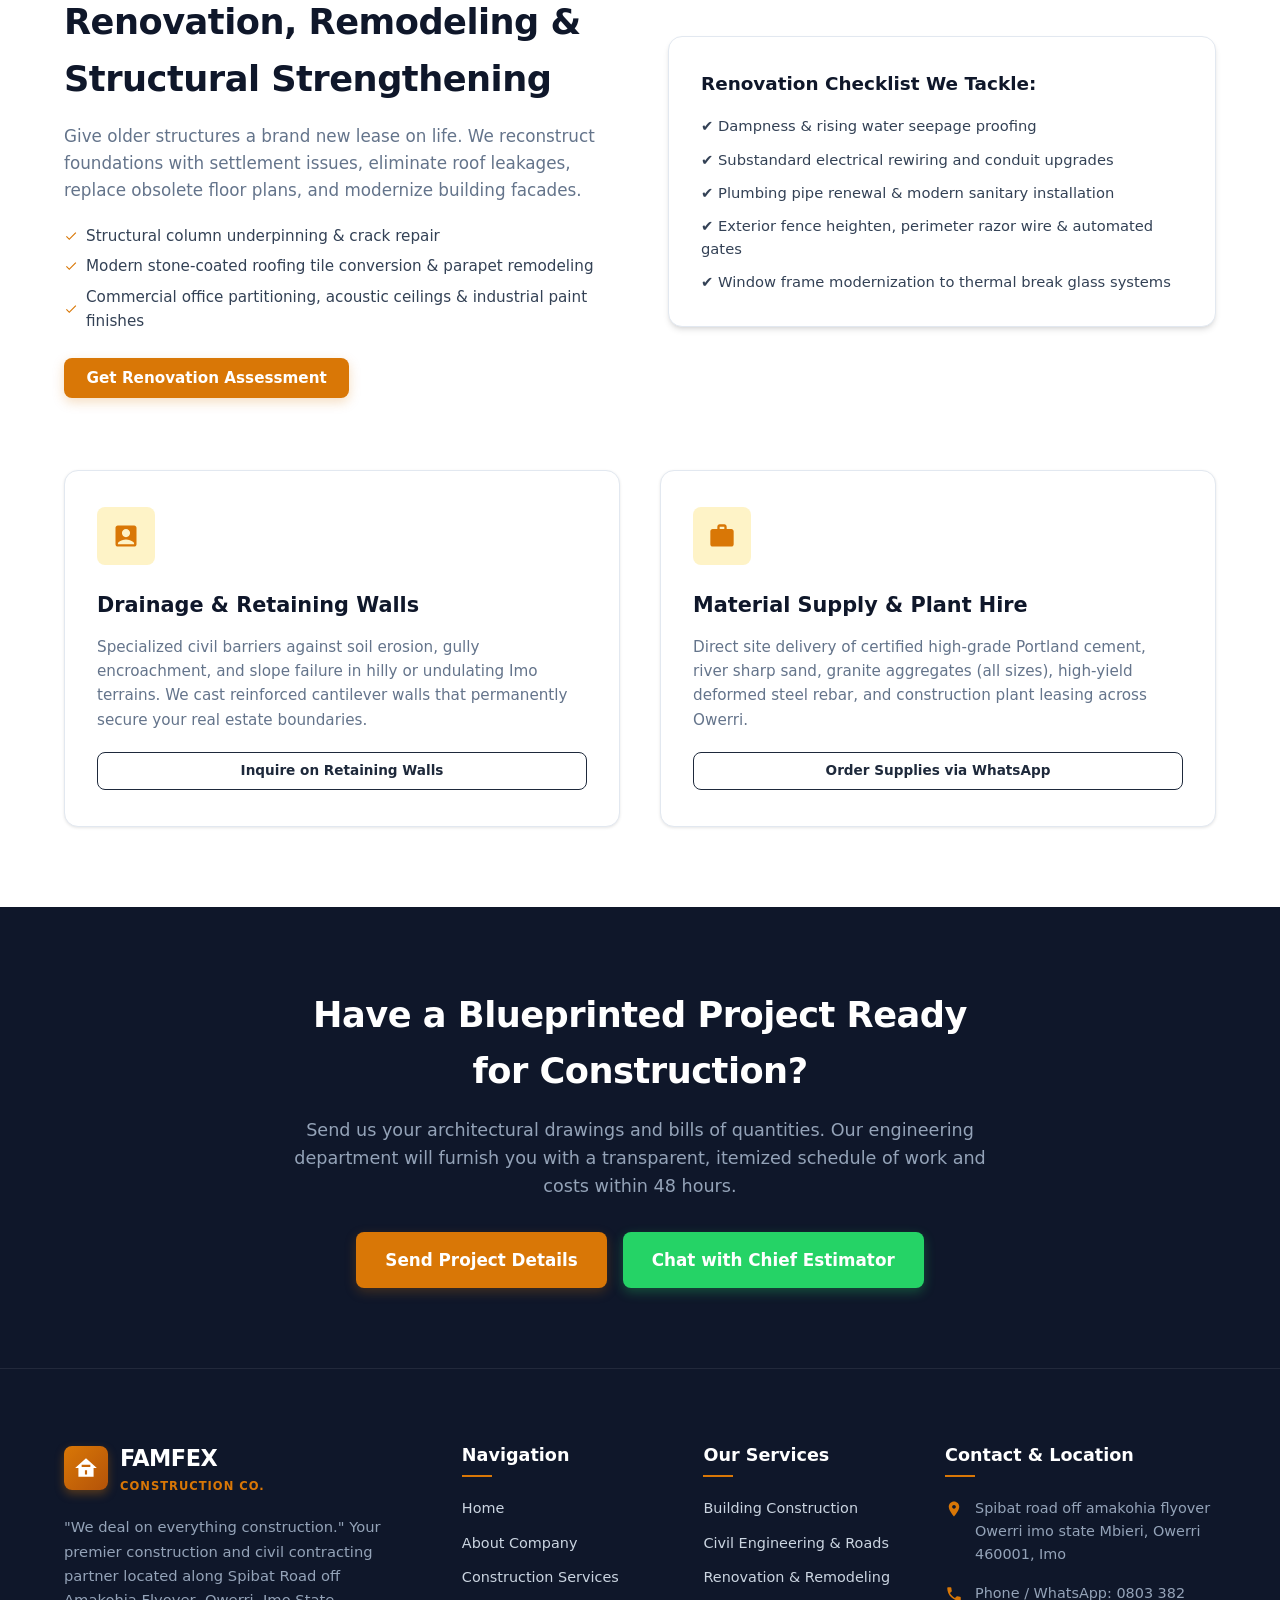
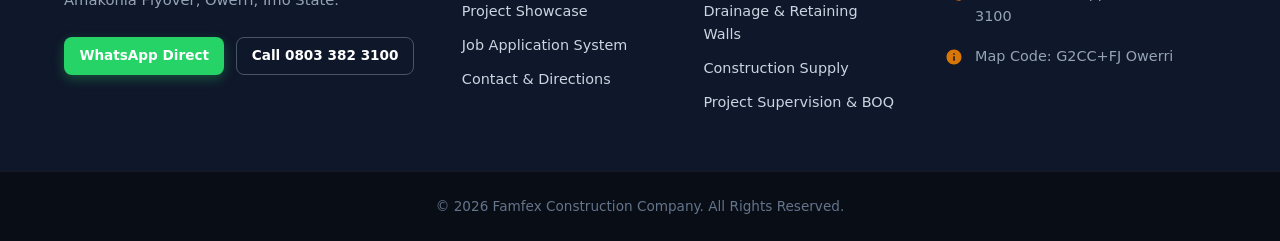
<file: services.html>
<!DOCTYPE html>
<html lang="en">
<head>
  <meta charset="UTF-8">
  <meta name="viewport" content="width=device-width, initial-scale=1.0">
  <title>Construction Services | Famfex Construction Company - Owerri</title>
  <meta name="description" content="Explore Famfex's full-scale construction solutions: civil engineering, roads, residential duplexes, industrial warehouses, drainage works, and renovations in Imo State.">
  <link rel="stylesheet" href="css/style.css">
</head>
<body>

  <!-- Top Announcement Bar -->
  <div class="top-bar">
    <div class="container top-bar-content">
      <div class="top-bar-left">
        <div class="top-bar-item">
          <svg viewBox="0 0 24 24"><path d="M12 2C8.13 2 5 5.13 5 9c0 5.25 7 13 7 13s7-7.75 7-13c0-3.87-3.13-7-7-7zm0 9.5c-1.38 0-2.5-1.12-2.5-2.5s1.12-2.5 2.5-2.5 2.5 1.12 2.5 2.5-1.12 2.5-2.5 2.5z"/></svg>
          <span>Spibat Road off Amakohia Flyover, Owerri, Imo State</span>
        </div>
      </div>
      <div class="top-bar-right">
        <a href="tel:08033823100" class="top-bar-item">
          <svg viewBox="0 0 24 24"><path d="M6.62 10.79c1.44 2.83 3.76 5.14 6.59 6.59l2.2-2.2c.27-.27.67-.36 1.02-.24 1.12.37 2.33.57 3.57.57.55 0 1 .45 1 1V20c0 .55-.45 1-1 1-9.39 0-17-7.61-17-17 0-.55.45-1 1-1h3.5c.55 0 1 .45 1 1 0 1.25.2 2.45.57 3.57.11.35.03.74-.25 1.02l-2.2 2.2z"/></svg>
          <span>0803 382 3100</span>
        </a>
        <a href="https://wa.me/2348033823100" target="_blank" class="top-bar-item" style="color: #4ade80;">
          <span>WhatsApp Chat</span>
        </a>
      </div>
    </div>
  </div>

  <!-- Navbar -->
  <header class="navbar">
    <div class="container nav-container">
      <a href="index.html" class="brand-logo">
        <div class="logo-icon">
          <svg viewBox="0 0 24 24"><path d="M12 3L2 12h3v8h14v-8h3L12 3zm1 15h-2v-4h2v4zm3-7H8V9h8v2z"/></svg>
        </div>
        <div class="brand-text">
          <span class="brand-name">Famfex</span>
          <span class="brand-tagline">Construction Co.</span>
        </div>
      </a>

      <nav class="nav-menu" id="navMenu">
        <a href="index.html" class="nav-link">Home</a>
        <a href="about.html" class="nav-link">About Us</a>
        <a href="services.html" class="nav-link active">Services</a>
        <a href="projects.html" class="nav-link">Projects</a>
        <a href="careers.html" class="nav-link">Careers</a>
        <a href="contact.html" class="nav-link">Contact</a>
      </nav>

      <div class="nav-cta">
        <button class="btn btn-primary open-quote-modal">Get a Quote</button>
      </div>

      <button class="menu-toggle" id="menuToggle" aria-label="Toggle navigation">
        <svg width="28" height="28" viewBox="0 0 24 24" fill="none" stroke="currentColor" stroke-width="2.2" stroke-linecap="round" stroke-linejoin="round"><line x1="3" y1="12" x2="21" y2="12"></line><line x1="3" y1="6" x2="21" y2="6"></line><line x1="3" y1="18" x2="21" y2="18"></line></svg>
      </button>
    </div>
  </header>

  <!-- Page Hero -->
  <section class="page-hero">
    <div class="container">
      <h1>Construction & Engineering Services</h1>
      <p>True to our brand: <em>"We deal on everything construction."</em> Explore our comprehensive building, civil works, and engineering capabilities.</p>
      <div class="breadcrumbs">
        <a href="index.html">Home</a> &gt; <span>Services</span>
      </div>
    </div>
  </section>

  <!-- Detailed Services -->
  <section class="section section-bg">
    <div class="container">

      <!-- Service 1: Building -->
      <div id="building" style="margin-bottom: 4.5rem; scroll-margin-top: 100px;">
        <div class="about-split">
          <div>
            <span class="section-tag">01. Structural Engineering</span>
            <h2 class="section-title">Residential & Commercial Building Construction</h2>
            <p class="section-desc" style="margin-bottom: 1.25rem;">
              Famfex provides turnkey building solutions from soil testing, foundation excavation, raft/strip footing, concrete columns, deck casting, to superstructures.
            </p>
            <p style="color: var(--secondary-light); font-size: 0.95rem; margin-bottom: 1.5rem;">
              Whether erecting a bespoke contemporary mansion in New Owerri, high-yield apartment complexes, shopping malls, or faith-based auditoriums, we handle all stages with licensed engineering scrutiny.
            </p>
            <ul class="service-list" style="font-size: 0.95rem;">
              <li><svg viewBox="0 0 24 24"><path d="M9 16.2L4.8 12l-1.4 1.4L9 19 21 7l-1.4-1.4L9 16.2z"/></svg> Raft, Pad & Pile Foundations for swampy or challenging terrain</li>
              <li><svg viewBox="0 0 24 24"><path d="M9 16.2L4.8 12l-1.4 1.4L9 19 21 7l-1.4-1.4L9 16.2z"/></svg> High-tensile reinforcement steel bar bending & concrete casting</li>
              <li><svg viewBox="0 0 24 24"><path d="M9 16.2L4.8 12l-1.4 1.4L9 19 21 7l-1.4-1.4L9 16.2z"/></svg> Turnkey roofing, aluminum casement windows, POP ceilings & Italian tiling</li>
            </ul>
            <button class="btn btn-primary open-quote-modal">Request Building Estimate</button>
          </div>

          <div style="background: #ffffff; border: 1px solid var(--border); border-radius: var(--radius-lg); padding: 2rem; box-shadow: var(--shadow-md);">
            <h4 style="font-size: 1.15rem; color: var(--secondary-dark); margin-bottom: 1rem;">Typical Project Phases:</h4>
            <div style="display:flex; flex-direction:column; gap: 1rem;">
              <div style="display:flex; gap:0.75rem;">
                <span style="background:var(--primary); color:#fff; width:28px; height:28px; border-radius:50%; display:flex; align-items:center; justify-content:center; font-weight:700; flex-shrink:0;">1</span>
                <div>
                  <strong>Architectural Drafting & Permits</strong>
                  <p style="font-size:0.85rem; color:var(--text-muted);">Site topography, structural calculations & government approvals.</p>
                </div>
              </div>
              <div style="display:flex; gap:0.75rem;">
                <span style="background:var(--primary); color:#fff; width:28px; height:28px; border-radius:50%; display:flex; align-items:center; justify-content:center; font-weight:700; flex-shrink:0;">2</span>
                <div>
                  <strong>Substructure & Foundation</strong>
                  <p style="font-size:0.85rem; color:var(--text-muted);">Trenching, hardcore compaction, DPC membrane & foundation casting.</p>
                </div>
              </div>
              <div style="display:flex; gap:0.75rem;">
                <span style="background:var(--primary); color:#fff; width:28px; height:28px; border-radius:50%; display:flex; align-items:center; justify-content:center; font-weight:700; flex-shrink:0;">3</span>
                <div>
                  <strong>Superstructure & Decking</strong>
                  <p style="font-size:0.85rem; color:var(--text-muted);">Block laying, lintels, concrete beams and suspended slabs.</p>
                </div>
              </div>
              <div style="display:flex; gap:0.75rem;">
                <span style="background:var(--primary); color:#fff; width:28px; height:28px; border-radius:50%; display:flex; align-items:center; justify-content:center; font-weight:700; flex-shrink:0;">4</span>
                <div>
                  <strong>Finishing & Handover</strong>
                  <p style="font-size:0.85rem; color:var(--text-muted);">Plastering, screeding, electrical wiring, plumbing & sanitaries.</p>
                </div>
              </div>
            </div>
          </div>
        </div>
      </div>

      <!-- Service 2: Civil & Roads -->
      <div id="civil" style="margin-bottom: 4.5rem; scroll-margin-top: 100px;">
        <div class="about-split">
          <div style="background: linear-gradient(135deg, #1e293b, #0f172a); color:#fff; border-radius: var(--radius-lg); padding: 2.5rem; box-shadow: var(--shadow-md);">
            <h4 style="font-size: 1.3rem; color: #fbbf24; margin-bottom: 1rem;">Road & Drainage Specializations</h4>
            <div style="display:flex; flex-direction:column; gap:1.25rem;">
              <div>
                <strong>Interlocking Paving Stone Roads</strong>
                <p style="font-size:0.85rem; color:#cbd5e1;">Heavy-duty 80mm industrial pavers with concrete kerb retainers for estates and streets.</p>
              </div>
              <div>
                <strong>Asphalt Hot-Mix Pavement</strong>
                <p style="font-size:0.85rem; color:#cbd5e1;">Stone-base laying, prime-coating, and high-spec asphalt wearing courses.</p>
              </div>
              <div>
                <strong>Stormwater U-Drains & Box Culverts</strong>
                <p style="font-size:0.85rem; color:#cbd5e1;">Erosion defense, storm drainage canals, and heavy vehicle crossing slabs.</p>
              </div>
            </div>
          </div>

          <div>
            <span class="section-tag">02. Infrastructure</span>
            <h2 class="section-title">Civil Engineering & Road Works</h2>
            <p class="section-desc" style="margin-bottom: 1.25rem;">
              Connecting communities and safeguarding lands against erosion. Famfex executes road grading, stone-base compaction, asphalt application, and high-capacity drainage systems.
            </p>
            <p style="color: var(--secondary-light); font-size: 0.95rem; margin-bottom: 1.5rem;">
              Tropical precipitation in Imo State demands intelligent drainage gradients and reinforced culverts. We build roadways engineered to resist washouts and heavy freight traffic.
            </p>
            <div style="display:flex; gap:1rem; flex-wrap:wrap;">
              <a href="https://wa.me/2348033823100?text=Hello%20Famfex,%20I%20need%20civil%20road%20or%20drainage%20construction%20services." target="_blank" class="btn btn-whatsapp">
                Consult on WhatsApp
              </a>
              <a href="contact.html" class="btn btn-outline">Site Inspection Request</a>
            </div>
          </div>
        </div>
      </div>

      <!-- Service 3: Renovation & Remodeling -->
      <div id="renovation" style="margin-bottom: 4.5rem; scroll-margin-top: 100px;">
        <div class="about-split">
          <div>
            <span class="section-tag">03. Property Renewal</span>
            <h2 class="section-title">Renovation, Remodeling & Structural Strengthening</h2>
            <p class="section-desc" style="margin-bottom: 1.25rem;">
              Give older structures a brand new lease on life. We reconstruct foundations with settlement issues, eliminate roof leakages, replace obsolete floor plans, and modernize building facades.
            </p>
            <ul class="service-list" style="font-size: 0.95rem; margin-bottom: 1.5rem;">
              <li><svg viewBox="0 0 24 24"><path d="M9 16.2L4.8 12l-1.4 1.4L9 19 21 7l-1.4-1.4L9 16.2z"/></svg> Structural column underpinning & crack repair</li>
              <li><svg viewBox="0 0 24 24"><path d="M9 16.2L4.8 12l-1.4 1.4L9 19 21 7l-1.4-1.4L9 16.2z"/></svg> Modern stone-coated roofing tile conversion & parapet remodeling</li>
              <li><svg viewBox="0 0 24 24"><path d="M9 16.2L4.8 12l-1.4 1.4L9 19 21 7l-1.4-1.4L9 16.2z"/></svg> Commercial office partitioning, acoustic ceilings & industrial paint finishes</li>
            </ul>
            <button class="btn btn-primary open-quote-modal">Get Renovation Assessment</button>
          </div>

          <div style="background:#ffffff; border:1px solid var(--border); border-radius:var(--radius-lg); padding:2rem; box-shadow:var(--shadow-md);">
            <h4 style="font-size: 1.15rem; color: var(--secondary-dark); margin-bottom: 1rem;">Renovation Checklist We Tackle:</h4>
            <ul style="display:flex; flex-direction:column; gap:0.6rem; font-size:0.92rem; color:var(--secondary-light);">
              <li>✔ Dampness & rising water seepage proofing</li>
              <li>✔ Substandard electrical rewiring and conduit upgrades</li>
              <li>✔ Plumbing pipe renewal & modern sanitary installation</li>
              <li>✔ Exterior fence heighten, perimeter razor wire & automated gates</li>
              <li>✔ Window frame modernization to thermal break glass systems</li>
            </ul>
          </div>
        </div>
      </div>

      <!-- Service 4: Retaining Walls & Material Supply -->
      <div id="drainage" style="scroll-margin-top: 100px;">
        <div class="grid-2">
          <div class="service-card" id="retaining">
            <div class="service-icon">
              <svg viewBox="0 0 24 24"><path d="M19 3H5c-1.1 0-2 .9-2 2v14c0 1.1.9 2 2 2h14c1.1 0 2-.9 2-2V5c0-1.1-.9-2-2-2zm-7 3c1.93 0 3.5 1.57 3.5 3.5S13.93 13 12 13s-3.5-1.57-3.5-3.5S10.07 6 12 6zm7 13H5v-.23c0-.62.28-1.2.76-1.58C7.47 15.82 9.64 15 12 15s4.53.82 6.24 2.19c.48.38.76.97.76 1.58V19z"/></svg>
            </div>
            <h3 class="service-title">Drainage & Retaining Walls</h3>
            <p class="service-text">
              Specialized civil barriers against soil erosion, gully encroachment, and slope failure in hilly or undulating Imo terrains. We cast reinforced cantilever walls that permanently secure your real estate boundaries.
            </p>
            <a href="https://wa.me/2348033823100?text=Hello%20Famfex,%20I%20need%20retaining%20wall%20or%20erosion%20defense." target="_blank" class="btn btn-outline btn-sm">Inquire on Retaining Walls</a>
          </div>

          <div class="service-card" id="materials">
            <div class="service-icon">
              <svg viewBox="0 0 24 24"><path d="M20 6h-4V4c0-1.11-.89-2-2-2h-4c-1.11 0-2 .89-2 2v2H4c-1.11 0-1.99.89-1.99 2L2 19c0 1.11.89 2 2 2h16c1.11 0 2-.89 2-2V8c0-1.11-.89-2-2-2zm-6 0h-4V4h4v2z"/></svg>
            </div>
            <h3 class="service-title">Material Supply & Plant Hire</h3>
            <p class="service-text">
              Direct site delivery of certified high-grade Portland cement, river sharp sand, granite aggregates (all sizes), high-yield deformed steel rebar, and construction plant leasing across Owerri.
            </p>
            <a href="https://wa.me/2348033823100?text=Hello%20Famfex,%20I%20would%20like%20to%20order%20materials%20or%20hire%20plants." target="_blank" class="btn btn-outline btn-sm">Order Supplies via WhatsApp</a>
          </div>
        </div>
      </div>

    </div>
  </section>

  <!-- CTA Banner -->
  <section class="section section-dark" style="text-align: center;">
    <div class="container" style="max-width: 750px;">
      <h2 class="section-title">Have a Blueprinted Project Ready for Construction?</h2>
      <p style="color: #94a3b8; font-size: 1.1rem; margin-bottom: 2rem;">
        Send us your architectural drawings and bills of quantities. Our engineering department will furnish you with a transparent, itemized schedule of work and costs within 48 hours.
      </p>
      <div style="display:flex; justify-content:center; gap: 1rem; flex-wrap:wrap;">
        <button class="btn btn-primary btn-lg open-quote-modal">Send Project Details</button>
        <a href="https://wa.me/2348033823100" target="_blank" class="btn btn-whatsapp btn-lg">Chat with Chief Estimator</a>
      </div>
    </div>
  </section>

  <!-- Footer -->
  <footer class="footer">
    <div class="container footer-grid">
      <div>
        <div class="footer-logo">
          <div class="logo-icon">
            <svg viewBox="0 0 24 24"><path d="M12 3L2 12h3v8h14v-8h3L12 3zm1 15h-2v-4h2v4zm3-7H8V9h8v2z"/></svg>
          </div>
          <div class="brand-text">
            <span class="brand-name" style="color: #fff;">Famfex</span>
            <span class="brand-tagline">Construction Co.</span>
          </div>
        </div>
        <p class="footer-desc">
          "We deal on everything construction." Your premier construction and civil contracting partner located along Spibat Road off Amakohia Flyover, Owerri, Imo State.
        </p>
        <div style="display: flex; gap: 0.75rem;">
          <a href="https://wa.me/2348033823100" target="_blank" class="btn btn-whatsapp btn-sm">WhatsApp Direct</a>
          <a href="tel:08033823100" class="btn btn-outline btn-sm" style="border-color: #475569; color: #fff;">Call 0803 382 3100</a>
        </div>
      </div>

      <div>
        <h4 class="footer-title">Navigation</h4>
        <ul class="footer-links">
          <li><a href="index.html">Home</a></li>
          <li><a href="about.html">About Company</a></li>
          <li><a href="services.html">Construction Services</a></li>
          <li><a href="projects.html">Project Showcase</a></li>
          <li><a href="careers.html">Job Application System</a></li>
          <li><a href="contact.html">Contact & Directions</a></li>
        </ul>
      </div>

      <div>
        <h4 class="footer-title">Our Services</h4>
        <ul class="footer-links">
          <li><a href="services.html#building">Building Construction</a></li>
          <li><a href="services.html#civil">Civil Engineering & Roads</a></li>
          <li><a href="services.html#renovation">Renovation & Remodeling</a></li>
          <li><a href="services.html#drainage">Drainage & Retaining Walls</a></li>
          <li><a href="services.html#materials">Construction Supply</a></li>
          <li><a href="services.html#consulting">Project Supervision & BOQ</a></li>
        </ul>
      </div>

      <div>
        <h4 class="footer-title">Contact & Location</h4>
        <div class="footer-contact-item">
          <svg viewBox="0 0 24 24"><path d="M12 2C8.13 2 5 5.13 5 9c0 5.25 7 13 7 13s7-7.75 7-13c0-3.87-3.13-7-7-7zm0 9.5c-1.38 0-2.5-1.12-2.5-2.5s1.12-2.5 2.5-2.5 2.5 1.12 2.5 2.5-1.12 2.5-2.5 2.5z"/></svg>
          <span>Spibat road off amakohia flyover Owerri imo state Mbieri, Owerri 460001, Imo</span>
        </div>
        <div class="footer-contact-item">
          <svg viewBox="0 0 24 24"><path d="M6.62 10.79c1.44 2.83 3.76 5.14 6.59 6.59l2.2-2.2c.27-.27.67-.36 1.02-.24 1.12.37 2.33.57 3.57.57.55 0 1 .45 1 1V20c0 .55-.45 1-1 1-9.39 0-17-7.61-17-17 0-.55.45-1 1-1h3.5c.55 0 1 .45 1 1 0 1.25.2 2.45.57 3.57.11.35.03.74-.25 1.02l-2.2 2.2z"/></svg>
          <span>Phone / WhatsApp: 0803 382 3100</span>
        </div>
        <div class="footer-contact-item">
          <svg viewBox="0 0 24 24"><path d="M12 2C6.48 2 2 6.48 2 12s4.48 10 10 10 10-4.48 10-10S17.52 2 12 2zm1 15h-2v-6h2v6zm0-8h-2V7h2v2z"/></svg>
          <span>Map Code: G2CC+FJ Owerri</span>
        </div>
      </div>
    </div>

    <div class="footer-bottom">
      <div class="container footer-bottom-content">
        <p>&copy; 2026 Famfex Construction Company. All Rights Reserved.</p>
        
      </div>
    </div>
  </footer>

  <!-- Floating WhatsApp Action Button -->
  <a href="https://wa.me/2348033823100?text=Hello%20Famfex%20Construction,%20I%20am%20chatting%20from%20your%20website%20and%20would%20like%20to%20discuss%20a%20project." target="_blank" class="float-whatsapp" aria-label="Chat on WhatsApp with Famfex Construction">
    <svg viewBox="0 0 24 24"><path d="M.057 24l1.687-6.163c-1.041-1.804-1.588-3.849-1.587-5.946.003-6.556 5.338-11.891 11.893-11.891 3.181.001 6.167 1.24 8.413 3.488 2.245 2.248 3.481 5.236 3.48 8.414-.003 6.557-5.338 11.892-11.893 11.892-1.99-.001-3.951-.5-5.688-1.448l-6.305 1.654zm6.597-3.807c1.676.995 3.276 1.591 5.392 1.592 5.448 0 9.886-4.434 9.889-9.885.002-5.462-4.415-9.89-9.881-9.892-5.452 0-9.887 4.434-9.889 9.884-.001 2.225.651 3.891 1.746 5.634l-.999 3.648 3.742-.981zm11.387-5.464c-.074-.124-.272-.198-.57-.347-.297-.149-1.758-.868-2.031-.967-.272-.099-.47-.149-.669.149-.198.297-.768.967-.941 1.165-.173.198-.347.223-.644.074-.297-.149-1.255-.462-2.39-1.475-.883-.788-1.48-1.761-1.653-2.059-.173-.297-.018-.458.13-.606.134-.133.297-.347.446-.521.151-.172.2-.296.3-.495.099-.198.05-.372-.025-.521-.075-.148-.669-1.611-.916-2.206-.242-.579-.487-.501-.669-.51l-.57-.01c-.198 0-.52.074-.792.372s-1.04 1.016-1.04 2.479 1.065 2.876 1.213 3.074c.149.198 2.095 3.2 5.076 4.487.709.306 1.263.489 1.694.626.712.226 1.36.194 1.872.118.571-.085 1.758-.719 2.006-1.413.248-.695.248-1.29.173-1.414z"/></svg>
    <span>WhatsApp Us</span>
  </a>

  <!-- Quick Quote Modal -->
  <div class="modal-overlay" id="quoteModal">
    <div class="modal-content">
      <button class="modal-close" id="closeQuoteModal">&times;</button>
      <h3 style="font-size: 1.5rem; color: var(--secondary-dark); margin-bottom: 0.5rem;">Request Instant Project Quote</h3>
      <p style="color: var(--text-muted); font-size: 0.9rem; margin-bottom: 1.5rem;">
        Fill out your requirements below. Our lead estimator will review and connect with you on WhatsApp immediately.
      </p>

      <div id="quoteNotice" class="notice-success"></div>

      <form id="quickQuoteForm">
        <div class="form-row">
          <div class="form-group">
            <label class="form-label">Full Name *</label>
            <input type="text" id="qName" class="form-control" placeholder="e.g. Chief Collins" required>
          </div>
          <div class="form-group">
            <label class="form-label">Phone / WhatsApp Number *</label>
            <input type="tel" id="qPhone" class="form-control" placeholder="e.g. 0803 000 0000" required>
          </div>
        </div>

        <div class="form-group">
          <label class="form-label">Service Required</label>
          <select id="qService" class="form-control">
            <option value="Residential Building Construction">Residential Building Construction</option>
            <option value="Commercial Complex Construction">Commercial Complex Construction</option>
            <option value="Civil Engineering & Road Paving">Civil Engineering & Road Paving</option>
            <option value="Renovation & Modernization">Building Renovation & Modernization</option>
            <option value="Drainage & Retaining Wall Works">Drainage & Retaining Wall Works</option>
            <option value="General Construction Consultation">General Construction Consultation</option>
          </select>
        </div>

        <div class="form-group">
          <label class="form-label">Project Details / Location in Imo State</label>
          <textarea id="qDetails" class="form-control" rows="3" placeholder="Briefly describe the site location, size of land, or specific building requirements..."></textarea>
        </div>

        <button type="submit" class="btn btn-primary btn-lg" style="width: 100%;">
          Submit & Connect on WhatsApp
        </button>
      </form>
    </div>
  </div>

  <script src="js/main.js"></script>
</body>
</html>
</file>
<file: css/style.css>
/* CSS Variables & Reset */
:root {
  --primary: #d97706; /* Vibrant construction gold / amber */
  --primary-hover: #b45309;
  --primary-light: #fef3c7;
  --secondary: #1e293b; /* Deep slate industrial navy */
  --secondary-dark: #0f172a;
  --secondary-light: #334155;
  --accent: #e11d48; /* Safety / accent punch */
  --text-main: #1f2937;
  --text-muted: #64748b;
  --bg-light: #f8fafc;
  --bg-white: #ffffff;
  --border: #e2e8f0;
  --success: #16a34a;
  --shadow-sm: 0 1px 3px rgba(0,0,0,0.1);
  --shadow-md: 0 4px 6px -1px rgba(0,0,0,0.1), 0 2px 4px -2px rgba(0,0,0,0.1);
  --shadow-lg: 0 10px 15px -3px rgba(0,0,0,0.1), 0 4px 6px -4px rgba(0,0,0,0.1);
  --shadow-xl: 0 20px 25px -5px rgba(0,0,0,0.1), 0 8px 10px -6px rgba(0,0,0,0.1);
  --radius: 8px;
  --radius-lg: 14px;
  --transition: all 0.25s ease;
  --font-main: system-ui, -apple-system, BlinkMacSystemFont, 'Segoe UI', Roboto, Helvetica, Arial, sans-serif;
}

*, *::before, *::after {
  box-sizing: border-box;
  margin: 0;
  padding: 0;
}

html {
  scroll-behavior: smooth;
  font-family: var(--font-main);
  color: var(--text-main);
  background-color: var(--bg-light);
  line-height: 1.6;
}

body {
  min-height: 100vh;
  display: flex;
  flex-direction: column;
  overflow-x: hidden;
}

img {
  max-width: 100%;
  height: auto;
  display: block;
}

a {
  color: inherit;
  text-decoration: none;
  transition: var(--transition);
}

ul {
  list-style: none;
}

button, input, select, textarea {
  font-family: inherit;
}

.container {
  width: 100%;
  max-width: 1200px;
  margin: 0 auto;
  padding: 0 1.5rem;
}

/* TOP ANNOUNCEMENT BAR */
.top-bar {
  background: var(--secondary-dark);
  color: #cbd5e1;
  font-size: 0.85rem;
  padding: 0.5rem 0;
  border-bottom: 1px solid rgba(255,255,255,0.08);
}

.top-bar-content {
  display: flex;
  justify-content: space-between;
  align-items: center;
  flex-wrap: wrap;
  gap: 0.75rem;
}

.top-bar-left, .top-bar-right {
  display: flex;
  align-items: center;
  gap: 1.25rem;
  flex-wrap: wrap;
}

.top-bar-item {
  display: flex;
  align-items: center;
  gap: 0.4rem;
}

.top-bar-item svg {
  width: 14px;
  height: 14px;
  fill: var(--primary);
}

.top-bar-right a:hover {
  color: var(--primary);
}

/* MAIN NAVBAR */
.navbar {
  background: rgba(255, 255, 255, 0.98);
  backdrop-filter: blur(8px);
  position: sticky;
  top: 0;
  z-index: 100;
  box-shadow: 0 2px 10px rgba(0,0,0,0.06);
  border-bottom: 2px solid var(--primary);
}

.nav-container {
  display: flex;
  justify-content: space-between;
  align-items: center;
  height: 76px;
}

.brand-logo {
  display: flex;
  align-items: center;
  gap: 0.75rem;
}

.logo-icon {
  background: linear-gradient(135deg, var(--primary), #b45309);
  color: #fff;
  width: 44px;
  height: 44px;
  border-radius: var(--radius);
  display: flex;
  align-items: center;
  justify-content: center;
  box-shadow: 0 4px 10px rgba(217, 119, 6, 0.35);
}

.logo-icon svg {
  width: 26px;
  height: 26px;
  fill: #ffffff;
}

.brand-text {
  display: flex;
  flex-direction: column;
}

.brand-name {
  font-size: 1.4rem;
  font-weight: 800;
  letter-spacing: -0.5px;
  color: var(--secondary-dark);
  text-transform: uppercase;
}

.brand-tagline {
  font-size: 0.72rem;
  font-weight: 600;
  letter-spacing: 1px;
  color: var(--primary);
  text-transform: uppercase;
}

.nav-menu {
  display: flex;
  align-items: center;
  gap: 1.5rem;
}

.nav-link {
  font-weight: 600;
  font-size: 0.95rem;
  color: var(--secondary-light);
  padding: 0.4rem 0.2rem;
  position: relative;
}

.nav-link:hover, .nav-link.active {
  color: var(--primary);
}

.nav-link.active::after {
  content: '';
  position: absolute;
  bottom: -4px;
  left: 0;
  width: 100%;
  height: 2.5px;
  background-color: var(--primary);
  border-radius: 2px;
}

.nav-cta {
  display: flex;
  align-items: center;
  gap: 0.75rem;
}

/* BUTTONS */
.btn {
  display: inline-flex;
  align-items: center;
  justify-content: center;
  gap: 0.5rem;
  padding: 0.65rem 1.35rem;
  font-size: 0.95rem;
  font-weight: 600;
  border-radius: var(--radius);
  cursor: pointer;
  transition: var(--transition);
  border: 1px solid transparent;
  white-space: nowrap;
}

.btn-primary {
  background: var(--primary);
  color: #fff;
  box-shadow: 0 4px 12px rgba(217, 119, 6, 0.25);
}

.btn-primary:hover {
  background: var(--primary-hover);
  transform: translateY(-2px);
  box-shadow: 0 6px 16px rgba(217, 119, 6, 0.35);
}

.btn-outline {
  border-color: var(--secondary);
  color: var(--secondary);
  background: transparent;
}

.btn-outline:hover {
  background: var(--secondary);
  color: #fff;
}

.btn-whatsapp {
  background: #25d366;
  color: #ffffff;
  box-shadow: 0 4px 12px rgba(37, 211, 102, 0.3);
}

.btn-whatsapp:hover {
  background: #20ba5a;
  color: #ffffff;
  transform: translateY(-2px);
}

.btn-white {
  background: #ffffff;
  color: var(--secondary-dark);
  font-weight: 700;
}

.btn-white:hover {
  background: #f1f5f9;
}

.btn-sm {
  padding: 0.45rem 0.9rem;
  font-size: 0.85rem;
}

.btn-lg {
  padding: 0.85rem 1.75rem;
  font-size: 1.05rem;
}

.menu-toggle {
  display: none;
  background: none;
  border: none;
  cursor: pointer;
  padding: 0.5rem;
  color: var(--secondary-dark);
}

/* PAGE HEADER / BANNER */
.page-hero {
  background: linear-gradient(rgba(15, 23, 42, 0.85), rgba(15, 23, 42, 0.92)),
              url('data:image/svg+xml;utf8,<svg xmlns="http://www.w3.org/2000/svg" width="100" height="100" viewBox="0 0 100 100"><rect fill="%231e293b" width="100" height="100"/><path d="M0 0l50 50-50 50M50 0l50 50-50 50" stroke="%23334155" stroke-width="1.5" fill="none" opacity="0.3"/></svg>');
  color: #ffffff;
  padding: 4rem 0 3.5rem;
  text-align: center;
  position: relative;
}

.page-hero h1 {
  font-size: 2.5rem;
  font-weight: 800;
  margin-bottom: 0.75rem;
  letter-spacing: -0.5px;
}

.page-hero p {
  color: #94a3b8;
  max-width: 650px;
  margin: 0 auto;
  font-size: 1.1rem;
}

.breadcrumbs {
  display: flex;
  align-items: center;
  justify-content: center;
  gap: 0.5rem;
  font-size: 0.85rem;
  color: var(--primary);
  margin-top: 1rem;
}

.breadcrumbs a {
  color: #cbd5e1;
}

.breadcrumbs a:hover {
  color: #ffffff;
}

/* HERO SECTION HOME */
.hero {
  background: linear-gradient(135deg, rgba(15, 23, 42, 0.92), rgba(30, 41, 59, 0.88)),
              radial-gradient(circle at 80% 20%, rgba(217, 119, 6, 0.25) 0%, transparent 60%);
  color: #ffffff;
  padding: 5rem 0;
  position: relative;
  overflow: hidden;
}

.hero::after {
  content: '';
  position: absolute;
  bottom: 0;
  left: 0;
  right: 0;
  height: 4px;
  background: linear-gradient(90deg, var(--primary) 0%, #f59e0b 50%, var(--secondary-light) 100%);
}

.hero-grid {
  display: grid;
  grid-template-columns: 1.15fr 0.85fr;
  gap: 3rem;
  align-items: center;
}

.hero-badge {
  display: inline-flex;
  align-items: center;
  gap: 0.5rem;
  padding: 0.35rem 0.85rem;
  background: rgba(217, 119, 6, 0.18);
  border: 1px solid rgba(217, 119, 6, 0.4);
  color: #fbbf24;
  border-radius: 9999px;
  font-size: 0.85rem;
  font-weight: 600;
  margin-bottom: 1.25rem;
}

.hero-badge svg {
  fill: #fbbf24;
  width: 14px;
  height: 14px;
}

.hero-title {
  font-size: 3.1rem;
  font-weight: 800;
  line-height: 1.15;
  margin-bottom: 1.25rem;
  letter-spacing: -1px;
}

.hero-title span {
  color: var(--primary);
  text-decoration: underline;
  text-decoration-color: rgba(217, 119, 6, 0.5);
  text-underline-offset: 6px;
}

.hero-subtitle {
  font-size: 1.15rem;
  color: #cbd5e1;
  margin-bottom: 2rem;
  line-height: 1.7;
}

.hero-actions {
  display: flex;
  gap: 1rem;
  flex-wrap: wrap;
  margin-bottom: 2.5rem;
}

.hero-stats {
  display: grid;
  grid-template-columns: repeat(3, 1fr);
  gap: 1.5rem;
  border-top: 1px solid rgba(255,255,255,0.12);
  padding-top: 1.75rem;
}

.hero-stat-number {
  font-size: 1.8rem;
  font-weight: 800;
  color: #fbbf24;
}

.hero-stat-label {
  font-size: 0.82rem;
  color: #94a3b8;
  text-transform: uppercase;
  letter-spacing: 0.5px;
}

/* HERO CARD / ILLUSTRATION */
.hero-card {
  background: rgba(255, 255, 255, 0.05);
  border: 1px solid rgba(255, 255, 255, 0.12);
  border-radius: var(--radius-lg);
  padding: 2rem;
  backdrop-filter: blur(10px);
  box-shadow: 0 20px 40px rgba(0,0,0,0.3);
  position: relative;
}

.hero-card-header {
  border-bottom: 1px solid rgba(255,255,255,0.1);
  padding-bottom: 1rem;
  margin-bottom: 1.25rem;
}

.hero-card-title {
  font-size: 1.25rem;
  font-weight: 700;
  color: #fff;
  display: flex;
  align-items: center;
  gap: 0.5rem;
}

.hero-info-list {
  display: flex;
  flex-direction: column;
  gap: 1rem;
}

.hero-info-item {
  display: flex;
  align-items: flex-start;
  gap: 0.85rem;
}

.hero-info-icon {
  background: rgba(217, 119, 6, 0.2);
  color: var(--primary);
  width: 36px;
  height: 36px;
  border-radius: 8px;
  display: flex;
  align-items: center;
  justify-content: center;
  flex-shrink: 0;
}

.hero-info-icon svg {
  width: 18px;
  height: 18px;
  fill: currentColor;
}

.hero-info-text strong {
  display: block;
  font-size: 0.9rem;
  color: #fff;
}

.hero-info-text span {
  font-size: 0.82rem;
  color: #94a3b8;
}

.hero-card-badge {
  position: absolute;
  top: -12px;
  right: 20px;
  background: var(--primary);
  color: #fff;
  padding: 0.3rem 0.8rem;
  border-radius: 999px;
  font-size: 0.75rem;
  font-weight: 700;
  text-transform: uppercase;
}

/* SECTION UTILITIES */
.section {
  padding: 5rem 0;
}

.section-bg {
  background-color: var(--bg-white);
}

.section-dark {
  background-color: var(--secondary-dark);
  color: #ffffff;
}

.section-header {
  text-align: center;
  max-width: 680px;
  margin: 0 auto 3.5rem;
}

.section-tag {
  font-size: 0.85rem;
  font-weight: 700;
  color: var(--primary);
  text-transform: uppercase;
  letter-spacing: 1.5px;
  display: block;
  margin-bottom: 0.5rem;
}

.section-title {
  font-size: 2.2rem;
  font-weight: 800;
  letter-spacing: -0.5px;
  color: var(--secondary-dark);
  margin-bottom: 1rem;
}

.section-dark .section-title {
  color: #ffffff;
}

.section-desc {
  font-size: 1.05rem;
  color: var(--text-muted);
}

.section-dark .section-desc {
  color: #94a3b8;
}

/* CARDS & GRIDS */
.grid-3 {
  display: grid;
  grid-template-columns: repeat(3, 1fr);
  gap: 2rem;
}

.grid-2 {
  display: grid;
  grid-template-columns: repeat(2, 1fr);
  gap: 2.5rem;
}

.grid-4 {
  display: grid;
  grid-template-columns: repeat(4, 1fr);
  gap: 1.5rem;
}

.service-card {
  background: #ffffff;
  border-radius: var(--radius-lg);
  padding: 2.25rem 2rem;
  border: 1px solid var(--border);
  box-shadow: var(--shadow-sm);
  transition: var(--transition);
  position: relative;
  display: flex;
  flex-direction: column;
}

.service-card:hover {
  transform: translateY(-6px);
  box-shadow: var(--shadow-xl);
  border-color: rgba(217, 119, 6, 0.4);
}

.service-icon {
  width: 58px;
  height: 58px;
  background: var(--primary-light);
  color: var(--primary);
  border-radius: var(--radius);
  display: flex;
  align-items: center;
  justify-content: center;
  margin-bottom: 1.5rem;
  transition: var(--transition);
}

.service-card:hover .service-icon {
  background: var(--primary);
  color: #fff;
}

.service-icon svg {
  width: 28px;
  height: 28px;
  fill: currentColor;
}

.service-title {
  font-size: 1.3rem;
  font-weight: 700;
  color: var(--secondary-dark);
  margin-bottom: 0.75rem;
}

.service-text {
  color: var(--text-muted);
  font-size: 0.95rem;
  line-height: 1.6;
  margin-bottom: 1.25rem;
  flex-grow: 1;
}

.service-list {
  margin-bottom: 1.5rem;
  font-size: 0.88rem;
  color: var(--secondary-light);
}

.service-list li {
  display: flex;
  align-items: center;
  gap: 0.5rem;
  margin-bottom: 0.4rem;
}

.service-list li svg {
  width: 14px;
  height: 14px;
  fill: var(--primary);
  flex-shrink: 0;
}

/* ABOUT SECTION HIGHLIGHTS */
.about-split {
  display: grid;
  grid-template-columns: 1fr 1fr;
  gap: 3.5rem;
  align-items: center;
}

.about-badge-box {
  background: #ffffff;
  border-radius: var(--radius-lg);
  padding: 2rem;
  border: 1px solid var(--border);
  box-shadow: var(--shadow-lg);
  position: relative;
}

.quote-box {
  background: var(--primary-light);
  border-left: 4px solid var(--primary);
  padding: 1.25rem;
  border-radius: 4px;
  font-style: italic;
  font-weight: 500;
  color: #78350f;
  margin: 1.5rem 0;
}

.feature-check-list {
  display: grid;
  grid-template-columns: 1fr 1fr;
  gap: 1rem;
  margin-top: 1.5rem;
}

.feature-item {
  display: flex;
  align-items: center;
  gap: 0.6rem;
  font-weight: 600;
  font-size: 0.95rem;
  color: var(--secondary-dark);
}

.feature-item svg {
  width: 18px;
  height: 18px;
  fill: var(--primary);
  flex-shrink: 0;
}

/* PROJECT SHOWCASE */
.portfolio-card {
  background: #fff;
  border-radius: var(--radius-lg);
  overflow: hidden;
  border: 1px solid var(--border);
  box-shadow: var(--shadow-md);
  transition: var(--transition);
}

.portfolio-card:hover {
  transform: translateY(-5px);
  box-shadow: var(--shadow-xl);
}

.portfolio-img {
  width: 100%;
  height: 400px;
  background-size: cover;
  background-position: center;
  position: relative;
  background-color: var(--secondary-light);
  /* isolation: isolate; */
  /* overflow: hidden; */
  transition: transform 0.35s ease, filter 0.35s ease;
  padding-top: -40px;
}

/* Real local JPG photography matched to each project category. */
.portfolio-card:nth-child(1) .portfolio-img {
  background-image: linear-gradient(rgba(15,23,42,0.08), rgba(15,23,42,0.58)), url('../images/villa.jpg') !important;
}

.portfolio-card:nth-child(2) .portfolio-img {
  background-image: linear-gradient(rgba(15,23,42,0.08), rgba(15,23,42,0.58)), url('../images/road.jpg') !important;
}

.portfolio-card:nth-child(3) .portfolio-img {
  background-image: linear-gradient(rgba(15,23,42,0.08), rgba(15,23,42,0.58)), url('../images/warehouse.jpg') !important;
}

.portfolio-card:nth-child(4) .portfolio-img {
  background-image: linear-gradient(rgba(15,23,42,0.08), rgba(15,23,42,0.58)), url('../images/apartments.jpg') !important;
}

.portfolio-card:nth-child(5) .portfolio-img {
  background-image: linear-gradient(rgba(15,23,42,0.08), rgba(15,23,42,0.58)), url('../images/retaining-wall.jpg') !important;
}

.portfolio-card:nth-child(6) .portfolio-img {
  background-image: linear-gradient(rgba(15,23,42,0.08), rgba(15,23,42,0.58)), url('../images/plaza.jpg') !important;
}

.portfolio-card:hover .portfolio-img {
  transform: scale(1.025);
  filter: saturate(1.08) contrast(1.03);
}

.portfolio-tag {
  position: absolute;
  top: 1rem;
  left: 1rem;
  background: rgba(15, 23, 42, 0.85);
  color: #fff;
  padding: 0.25rem 0.75rem;
  border-radius: 4px;
  font-size: 0.75rem;
  font-weight: 600;
  text-transform: uppercase;
}

.portfolio-body {
  padding: 1.5rem;
}

.portfolio-body h4 {
  font-size: 1.2rem;
  color: var(--secondary-dark);
  margin-bottom: 0.4rem;
}

.portfolio-body p {
  color: var(--text-muted);
  font-size: 0.9rem;
  margin-bottom: 1rem;
}

.portfolio-meta {
  display: flex;
  justify-content: space-between;
  align-items: center;
  border-top: 1px solid var(--border);
  padding-top: 0.85rem;
  font-size: 0.82rem;
  color: var(--secondary-light);
}

/* REVIEWS SUMMARY BADGE */
.google-rating-box {
  background: #fff;
  border: 1px solid var(--border);
  border-radius: var(--radius-lg);
  padding: 2rem;
  box-shadow: var(--shadow-md);
  display: flex;
  align-items: center;
  gap: 2rem;
  margin-bottom: 3rem;
  flex-wrap: wrap;
}

.rating-score-huge {
  display: flex;
  flex-direction: column;
  align-items: center;
  justify-content: center;
  min-width: 140px;
  border-right: 1px solid var(--border);
  padding-right: 1.5rem;
}

.score-num {
  font-size: 3.5rem;
  font-weight: 800;
  line-height: 1;
  color: var(--secondary-dark);
}

.stars {
  display: flex;
  gap: 2px;
  margin: 0.35rem 0;
  color: #f59e0b;
}

.stars svg {
  width: 18px;
  height: 18px;
  fill: currentColor;
}

.review-breakdown {
  flex-grow: 1;
  display: flex;
  flex-direction: column;
  gap: 0.4rem;
}

.breakdown-row {
  display: flex;
  align-items: center;
  gap: 0.75rem;
  font-size: 0.85rem;
}

.breakdown-bar {
  flex-grow: 1;
  height: 8px;
  background: #e2e8f0;
  border-radius: 99px;
  overflow: hidden;
}

.breakdown-fill {
  height: 100%;
  background: #f59e0b;
  border-radius: 99px;
}

.review-card {
  background: #ffffff;
  border: 1px solid var(--border);
  border-radius: var(--radius-lg);
  padding: 1.75rem;
  box-shadow: var(--shadow-sm);
  display: flex;
  flex-direction: column;
  height: 100%;
}

.reviewer-meta {
  display: flex;
  align-items: center;
  gap: 0.75rem;
  margin-bottom: 1rem;
}

.reviewer-avatar {
  width: 44px;
  height: 44px;
  border-radius: 50%;
  background: #e2e8f0;
  color: var(--secondary-dark);
  font-weight: 700;
  display: flex;
  align-items: center;
  justify-content: center;
}

.reviewer-info h5 {
  font-size: 0.95rem;
  color: var(--secondary-dark);
}

.reviewer-info span {
  font-size: 0.75rem;
  color: var(--text-muted);
}

.review-text {
  font-size: 0.92rem;
  color: var(--secondary-light);
  line-height: 1.6;
  font-style: italic;
  margin-top: 0.5rem;
}

/* CONTACT & LOCATION BANNER */
.location-card {
  background: #ffffff;
  border-radius: var(--radius-lg);
  border: 1px solid var(--border);
  box-shadow: var(--shadow-lg);
  padding: 2.5rem;
}

.location-detail-list {
  display: flex;
  flex-direction: column;
  gap: 1.5rem;
}

.location-item {
  display: flex;
  gap: 1rem;
}

.location-item-icon {
  width: 42px;
  height: 42px;
  border-radius: var(--radius);
  background: var(--primary-light);
  color: var(--primary);
  display: flex;
  align-items: center;
  justify-content: center;
  flex-shrink: 0;
}

.location-item-icon svg {
  width: 20px;
  height: 20px;
  fill: currentColor;
}

.location-item-text h4 {
  font-size: 1rem;
  color: var(--secondary-dark);
  margin-bottom: 0.2rem;
}

.location-item-text p {
  color: var(--text-muted);
  font-size: 0.92rem;
}

/* FORMS */
.form-group {
  margin-bottom: 1.25rem;
}

.form-label {
  display: block;
  font-size: 0.88rem;
  font-weight: 600;
  color: var(--secondary-dark);
  margin-bottom: 0.4rem;
}

.form-control {
  width: 100%;
  padding: 0.75rem 1rem;
  border: 1px solid var(--border);
  border-radius: var(--radius);
  font-size: 0.95rem;
  background: #ffffff;
  color: var(--secondary-dark);
  transition: var(--transition);
}

.form-control:focus {
  outline: none;
  border-color: var(--primary);
  box-shadow: 0 0 0 3px rgba(217, 119, 6, 0.2);
}

.form-control[type="file"] {
  padding: 0.55rem;
}

.form-control[type="file"]::file-selector-button {
  border: 0;
  border-radius: 5px;
  background: var(--primary-light);
  color: #92400e;
  padding: 0.45rem 0.7rem;
  margin-right: 0.75rem;
  font-weight: 600;
  cursor: pointer;
}

.form-row {
  display: grid;
  grid-template-columns: 1fr 1fr;
  gap: 1.25rem;
}

/* CAREERS & APPLICATION PORTAL */
.job-card {
  background: #fff;
  border: 1px solid var(--border);
  border-radius: var(--radius-lg);
  padding: 1.75rem;
  box-shadow: var(--shadow-sm);
  transition: var(--transition);
  margin-bottom: 1.5rem;
}

.job-card:hover {
  border-color: var(--primary);
  box-shadow: var(--shadow-md);
}

.job-header {
  display: flex;
  justify-content: space-between;
  align-items: flex-start;
  flex-wrap: wrap;
  gap: 1rem;
  margin-bottom: 1rem;
}

.job-tags {
  display: flex;
  gap: 0.5rem;
  flex-wrap: wrap;
  margin-top: 0.4rem;
}

.job-tag {
  background: #f1f5f9;
  color: var(--secondary-light);
  padding: 0.2rem 0.6rem;
  border-radius: 4px;
  font-size: 0.78rem;
  font-weight: 600;
}

.job-tag.urgent {
  background: #fee2e2;
  color: #b91c1c;
}

.app-box {
  background: #ffffff;
  border-radius: var(--radius-lg);
  border: 2px solid var(--primary-light);
  padding: 2.5rem;
  box-shadow: var(--shadow-xl);
}

.notice-success {
  display: none;
  background: #ecfdf5;
  border: 1px solid #6ee7b7;
  color: #065f46;
  padding: 1.5rem;
  border-radius: var(--radius);
  margin-bottom: 1.5rem;
  animation: fadeIn 0.3s ease;
}

.form-status {
  min-height: 1.4rem;
  margin-top: 0.75rem;
  color: var(--text-muted);
  font-size: 0.9rem;
  text-align: center;
}

.form-status.success {
  color: #047857;
  font-weight: 600;
}

.form-status.error {
  color: #b91c1c;
  font-weight: 600;
}

.btn:disabled {
  cursor: wait;
  opacity: 0.7;
  transform: none;
}

@keyframes fadeIn {
  from { opacity: 0; transform: translateY(-5px); }
  to { opacity: 1; transform: translateY(0); }
}

/* FOOTER */
.footer {
  background: var(--secondary-dark);
  color: #cbd5e1;
  padding-top: 4.5rem;
  margin-top: auto;
  border-top: 1px solid rgba(255,255,255,0.08);
}

.footer-grid {
  display: grid;
  grid-template-columns: 1.6fr 1fr 1fr 1.4fr;
  gap: 3rem;
  padding-bottom: 3.5rem;
}

.footer-logo {
  display: flex;
  align-items: center;
  gap: 0.75rem;
  margin-bottom: 1.25rem;
}

.footer-desc {
  font-size: 0.92rem;
  color: #94a3b8;
  line-height: 1.65;
  margin-bottom: 1.5rem;
}

.footer-title {
  font-size: 1.1rem;
  color: #fff;
  font-weight: 700;
  margin-bottom: 1.25rem;
  position: relative;
  padding-bottom: 0.5rem;
}

.footer-title::after {
  content: '';
  position: absolute;
  bottom: 0;
  left: 0;
  width: 30px;
  height: 2px;
  background: var(--primary);
}

.footer-links {
  display: flex;
  flex-direction: column;
  gap: 0.7rem;
  font-size: 0.9rem;
}

.footer-links a:hover {
  color: var(--primary);
  transform: translateX(3px);
}

.footer-contact-item {
  display: flex;
  gap: 0.75rem;
  margin-bottom: 1rem;
  font-size: 0.9rem;
  color: #94a3b8;
}

.footer-contact-item svg {
  width: 18px;
  height: 18px;
  fill: var(--primary);
  flex-shrink: 0;
  margin-top: 3px;
}

.footer-bottom {
  background: #090d16;
  padding: 1.5rem 0;
  font-size: 0.85rem;
  color: #64748b;
  border-top: 1px solid rgba(255,255,255,0.05);
}

.footer-bottom-content {

  
   text-align: center;
  flex-wrap: wrap;
 
}

/* FLOATING WHATSAPP CTA */
.float-whatsapp {
  position: fixed;
  bottom: 25px;
  right: 25px;
  background-color: #25d366;
  color: white;
  border-radius: 50px;
  padding: 12px 20px;
  display: flex;
  align-items: center;
  gap: 10px;
  box-shadow: 0 8px 24px rgba(37, 211, 102, 0.4);
  z-index: 999;
  font-weight: 700;
  font-size: 0.95rem;
  transition: var(--transition);
  text-decoration: none;
}

.float-whatsapp:hover {
  transform: translateY(-4px) scale(1.03);
  box-shadow: 0 12px 28px rgba(37, 211, 102, 0.5);
  color: white;
}

.float-whatsapp svg {
  width: 24px;
  height: 24px;
  fill: white;
}

/* MODAL DIALOG */
.modal-overlay {
  display: none;
  position: fixed;
  top: 0;
  left: 0;
  width: 100%;
  height: 100%;
  background: rgba(15, 23, 42, 0.75);
  backdrop-filter: blur(4px);
  z-index: 1000;
  align-items: center;
  justify-content: center;
  padding: 1rem;
}

.modal-content {
  background: #fff;
  border-radius: var(--radius-lg);
  max-width: 650px;
  width: 100%;
  max-height: 90vh;
  overflow-y: auto;
  box-shadow: var(--shadow-xl);
  padding: 2.5rem;
  position: relative;
  animation: modalScale 0.25s ease-out;
}

@keyframes modalScale {
  from { transform: scale(0.95); opacity: 0; }
  to { transform: scale(1); opacity: 1; }
}

.modal-close {
  position: absolute;
  top: 1.25rem;
  right: 1.25rem;
  background: #f1f5f9;
  border: none;
  width: 32px;
  height: 32px;
  border-radius: 50%;
  cursor: pointer;
  display: flex;
  align-items: center;
  justify-content: center;
  font-size: 1.2rem;
  color: var(--secondary-light);
}

.modal-close:hover {
  background: #e2e8f0;
}

/* RESPONSIVE DESIGN */
@media (max-width: 1024px) {
  .hero-grid, .about-split {
    grid-template-columns: 1fr;
    gap: 2.5rem;
  }
  .grid-3 {
    grid-template-columns: repeat(2, 1fr);
  }
  .grid-4 {
    grid-template-columns: repeat(2, 1fr);
  }
  .footer-grid {
    grid-template-columns: 1fr 1fr;
    gap: 2.5rem;
  }
}

@media (max-width: 768px) {
  .container {
    padding-left: 1rem;
    padding-right: 1rem;
  }
  .top-bar-content {
    justify-content: center;
    text-align: center;
  }
  .top-bar-left, .top-bar-right {
    justify-content: center;
    gap: 0.6rem 1rem;
  }
  .top-bar-left {
    width: 100%;
  }
  .top-bar-left .top-bar-item span {
    white-space: normal;
  }
  .nav-container {
    height: 68px;
  }
  .nav-menu {
    top: 68px;
    max-height: calc(100vh - 68px);
    overflow-y: auto;
    gap: 0.35rem;
    padding: 1rem;
  }
  .nav-link {
    width: 100%;
    text-align: center;
    padding: 0.7rem;
  }
  .nav-link.active::after {
    bottom: 2px;
    left: 25%;
    width: 50%;
  }
  .section {
    padding: 3.5rem 0;
  }
  .page-hero {
    padding: 3.25rem 0 2.75rem;
  }
  .page-hero h1 {
    font-size: clamp(1.9rem, 8vw, 2.5rem);
    line-height: 1.2;
  }
  .page-hero p {
    font-size: 1rem;
  }
  .hero-title {
    font-size: 2.3rem;
  }
  .grid-3, .grid-2 {
    grid-template-columns: 1fr;
  }
  .grid-4 {
    grid-template-columns: 1fr;
  }
  .form-row {
    grid-template-columns: 1fr;
  }
  .nav-menu {
    position: fixed;
    top: 76px;
    left: 0;
    right: 0;
    background: #ffffff;
    flex-direction: column;
    padding: 2rem;
    box-shadow: 0 10px 25px rgba(0,0,0,0.15);
    border-bottom: 2px solid var(--primary);
    transform: translateY(-150%);
    opacity: 0;
    pointer-events: none;
    transition: all 0.3s ease;
  }
  .nav-menu.active {
    transform: translateY(0);
    opacity: 1;
    pointer-events: auto;
  }
  .menu-toggle {
    display: block;
  }
  .nav-cta {
    display: none;
  }
  .footer-grid {
    grid-template-columns: 1fr;
  }
  .google-rating-box {
    flex-direction: column;
    align-items: flex-start;
  }
  .rating-score-huge {
    border-right: none;
    border-bottom: 1px solid var(--border);
    padding-right: 0;
    padding-bottom: 1.5rem;
    width: 100%;
  }
  .hero-stats {
    grid-template-columns: 1fr;
  }
  .feature-check-list {
    grid-template-columns: 1fr;
  }
  .job-card {
    padding: 1.25rem;
  }
  .job-header > div:last-child {
    width: 100%;
  }
  .job-header .btn {
    width: 100%;
    white-space: normal;
  }
  .app-box {
    padding: 1.25rem;
  }
  .app-box h2 {
    font-size: 1.65rem !important;
  }
  .notice-success {
    padding: 1.1rem;
  }
  .notice-success .btn {
    width: 100%;
    white-space: normal;
    text-align: center;
  }
  .float-whatsapp {
    right: 1rem;
    bottom: 1rem;
    padding: 0.7rem 0.85rem;
    font-size: 0.85rem;
  }
  .modal-content {
    padding: 1.5rem;
  }
}

@media (max-width: 480px) {
  .brand-logo {
    gap: 0.5rem;
  }
  .logo-icon {
    width: 38px;
    height: 38px;
  }
  .logo-icon svg {
    width: 22px;
    height: 22px;
  }
  .brand-name {
    font-size: 1.15rem;
  }
  .brand-tagline {
    font-size: 0.6rem;
  }
  .menu-toggle {
    padding: 0.25rem;
  }
  .job-tags {
    gap: 0.35rem;
  }
  .job-tag {
    font-size: 0.72rem;
  }
  .float-whatsapp span {
    display: none;
  }
  .float-whatsapp {
    width: 46px;
    height: 46px;
    justify-content: center;
    border-radius: 50%;
    padding: 0;
  }
}
</file>
